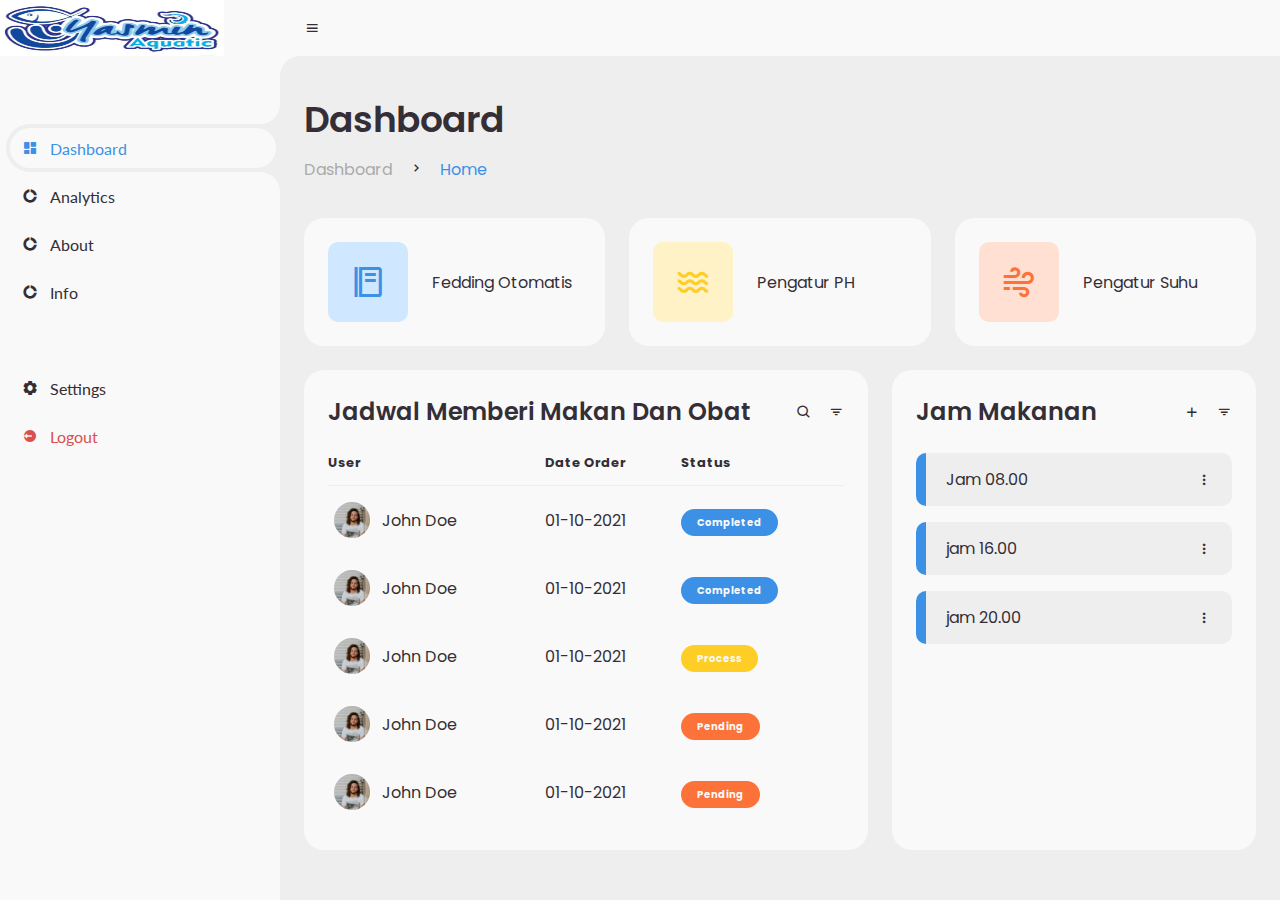
<file: dyasmin/index.html>
<!DOCTYPE html>
<html lang="en">
<head>
	<meta charset="UTF-8">
	<meta name="viewport" content="width=device-width, initial-scale=1.0">

	<!-- Boxicons -->
	<link href='https://unpkg.com/boxicons@2.0.9/css/boxicons.min.css' rel='stylesheet'>
	<!-- My CSS -->
	<link rel="stylesheet" href="style.css">
	<link rel="shortcut icon" href="img/logo.jpeg" l">

	<title>D'Yasmin Aquatic</title>
</head>
<body>


	<!-- SIDEBAR -->
	<section id="sidebar">
		<a href="#" class="brand">
			<img src="img/logo.jpeg" width="80%" height="100%" alt="">
		</a>
		<ul class="side-menu top">
			<li class="active">
				<a href="#">
					<i class='bx bxs-dashboard' ></i>
					<span class="text">Dashboard</span>
				</a>
			</li>
			<li>
				<a href="analis.html">
					<i class='bx bxs-doughnut-chart' ></i>
					<span class="text">Analytics</span>
				</a>
			</li>
			<li>
				<a href="About.html">
					<i class='bx bxs-doughnut-chart' ></i>
					<span class="text">About</span>
				</a>
			</li>
			<li>
				<a href="info.html">
					<i class='bx bxs-doughnut-chart' ></i>
					<span class="text">Info</span>
				</a>
			</li>
		</ul>
		<ul class="side-menu">
            <li>
				<a href="#">
					<i class='bx bxs-cog' ></i>
					<span class="text">Settings</span>
				</a>
			</li>
			<li>
				<a href="login/login.html" class="logout">
					<i class='bx bxs-log-out-circle' ></i>
					<span class="text">Logout</span>
				</a>
			</li>
		</ul>
	</section>
	<!-- SIDEBAR -->



	<!-- CONTENT -->
	<section id="content">
		<!-- NAVBAR -->
		<nav>
			<i class='bx bx-menu' ></i>
		</nav>
		<!-- NAVBAR -->

		<!-- MAIN -->
		<main>
			<div class="head-title">
				<div class="left">
					<h1>Dashboard</h1>
					<ul class="breadcrumb">
						<li>
							<a href="#">Dashboard</a>
						</li>
						<li><i class='bx bx-chevron-right' ></i></li>
						<li>
							<a class="active" href="#">Home</a>
						</li>
					</ul>
				</div>
            </div>
            <ul class="box-info">
				<li>
					<i class='bx bx-food-menu ' ></i>
					<span class="text">
						<p>Fedding Otomatis</p>
					</span>
				</li>
				<li>
					<i class='bx bx-water' ></i>
					<span class="text">
						<p>Pengatur PH</p>
					</span>
				</li>
                <li>
					<i class='bx bx-wind' ></i>
					<span class="text">
						<p>Pengatur Suhu</p>
					</span>
				</li>
			</ul>
            <div class="table-data">
				<div class="order">
					<div class="head">
						<h3>Jadwal Memberi Makan Dan Obat</h3>
						<i class='bx bx-search' ></i>
						<i class='bx bx-filter' ></i>
					</div>
					<table>
						<thead>
							<tr>
								<th>User</th>
								<th>Date Order</th>
								<th>Status</th>
							</tr>
						</thead>
						<tbody>
							<tr>
								<td>
									<img src="img/people.png">
									<p>John Doe</p>
								</td>
								<td>01-10-2021</td>
								<td><span class="status completed">Completed</span></td>
							</tr>
							<tr>
								<td>
									<img src="img/people.png">
									<p>John Doe</p>
								</td>
								<td>01-10-2021</td>
								<td><span class="status completed">Completed</span></td>
							</tr>
							<tr>
								<td>
									<img src="img/people.png">
									<p>John Doe</p>
								</td>
								<td>01-10-2021</td>
								<td><span class="status process">Process</span></td>
							</tr>
							<tr>
								<td>
									<img src="img/people.png">
									<p>John Doe</p>
								</td>
								<td>01-10-2021</td>
								<td><span class="status pending">Pending</span></td>
							</tr>
							<tr>
								<td>
									<img src="img/people.png">
									<p>John Doe</p>
								</td>
								<td>01-10-2021</td>
								<td><span class="status pending">Pending</span></td>
							</tr>
						</tbody>
					</table>
				</div>
				<div class="todo">
					<div class="head">
						<h3>Jam Makanan</h3>
						<i class='bx bx-plus' ></i>
						<i class='bx bx-filter' ></i>
					</div>
					<ul class="todo-list">
						<li class="completed">
							<p>Jam 08.00</p>
							<i class='bx bx-dots-vertical-rounded' ></i>
						</li>
						<li class="completed">
							<p>jam 16.00</p>
							<i class='bx bx-dots-vertical-rounded' ></i>
						</li>
						<li class="completed">
							<p>jam 20.00</p>
							<i class='bx bx-dots-vertical-rounded' ></i>
						</li>
					</ul>
				</div>
			</div>
    </main>
</section>
	<!-- CONTENT -->
	

	<script src="script.js"></script>
</body>
</html>
</file>
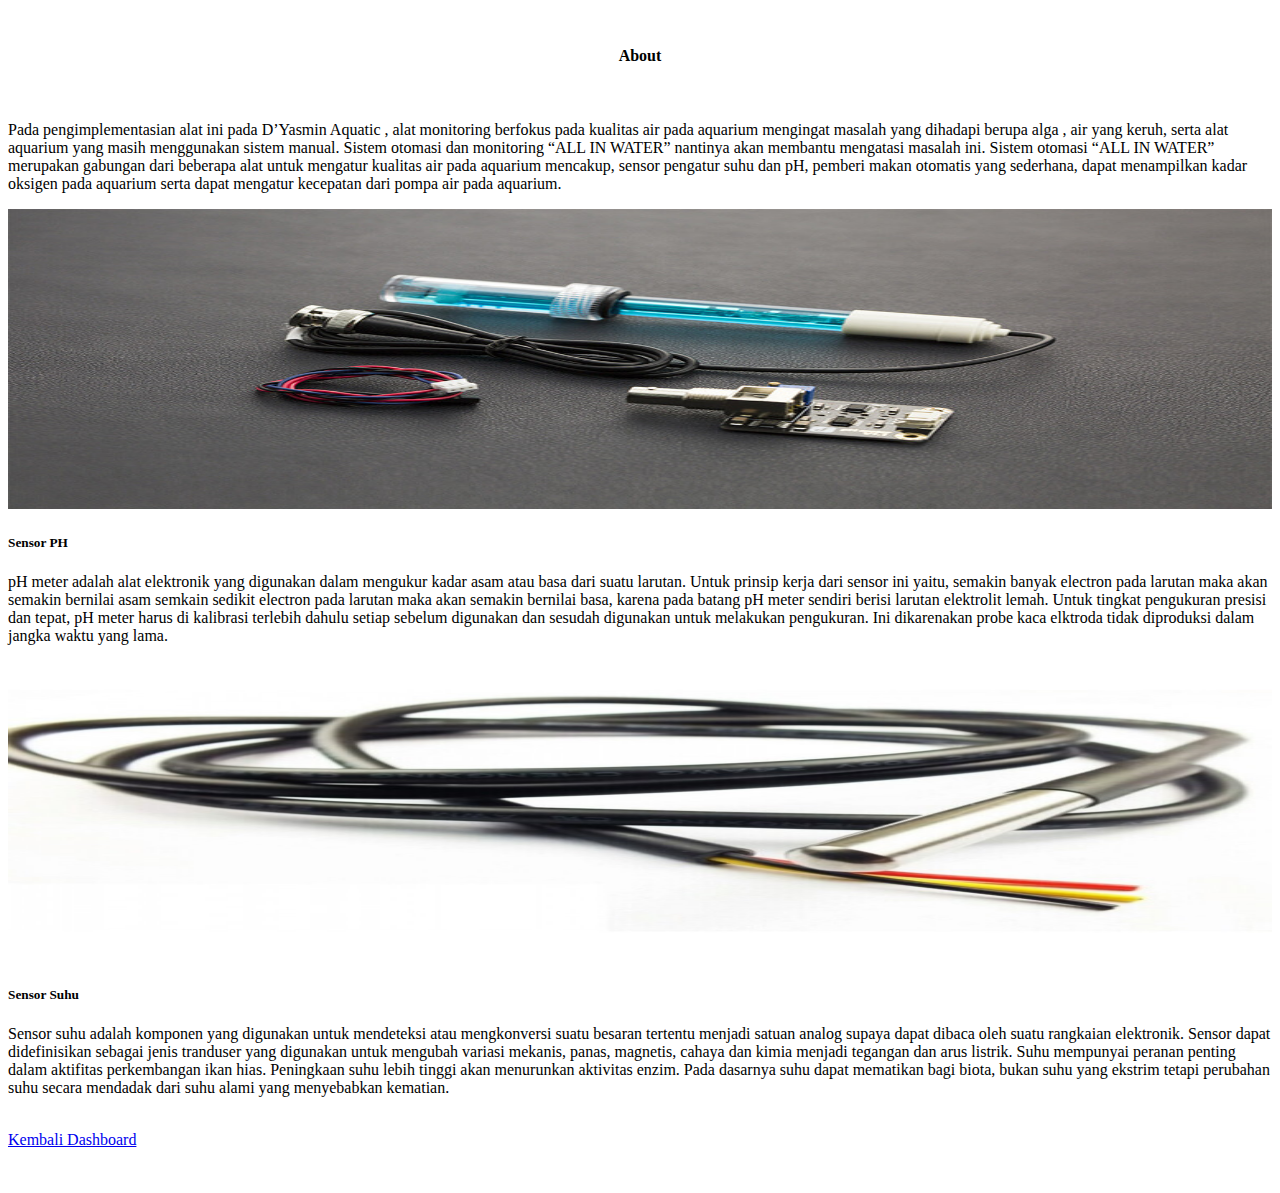
<file: dyasmin/About.html>
<!doctype html>
<html lang="en">
  <head>
    <meta charset="utf-8">
    <meta name="viewport" content="width=device-width, initial-scale=1">
    <title>D'Yasmin Aquatic</title>
    <link rel="shortcut icon" href="img/logo.jpeg" l">
    <link rel="stylesheet" href="https://fonts.googleapis.com/css?family=Source+Sans+Pro:300,400,400i,700&display=fallback">
    <link href="https://cdn.jsdelivr.net/npm/bootstrap@5.3.0-alpha1/dist/css/bootstrap.min.css" rel="stylesheet" integrity="sha384-GLhlTQ8iRABdZLl6O3oVMWSktQOp6b7In1Zl3/Jr59b6EGGoI1aFkw7cmDA6j6gD" crossorigin="anonymous">
  </head>
  <body>
    <br>
    <div class="container">
        <div data-bs-spy="scroll" data-bs-target="#navbar-example2" data-bs-root-margin="0px 0px -40%" data-bs-smooth-scroll="true" class="scrollspy-example bg-body-tertiary p-3 rounded-2" tabindex="0">
            <h4 id="scrollspyHeading1" style="text-align: center;">About</h4>
            <br>
            <p>Pada pengimplementasian alat ini pada D’Yasmin Aquatic , alat monitoring berfokus pada kualitas air pada aquarium mengingat masalah yang dihadapi berupa alga , air yang keruh, serta alat aquarium yang masih menggunakan sistem manual. Sistem otomasi  dan monitoring “ALL IN WATER” nantinya akan membantu mengatasi masalah ini. Sistem otomasi “ALL IN WATER” merupakan gabungan dari beberapa alat untuk mengatur kualitas air pada aquarium mencakup, sensor pengatur suhu dan pH, pemberi makan otomatis yang sederhana, dapat menampilkan kadar oksigen pada aquarium serta dapat mengatur kecepatan dari pompa air pada aquarium.</p>
            <div class="row row-cols-1 row-cols-md-2 g-4">
              <div class="col">
                <div class="card">
                  <center><img src="img/sensor PH.jpg "card-img" style="width: 100%; height: 300px;"></center>
                  <div class="card-body">
                    <h5 class="card-title">Sensor PH</h5>
                    <p class="card-text">pH meter adalah alat elektronik yang digunakan dalam mengukur kadar asam atau basa dari suatu larutan. Untuk prinsip kerja dari sensor ini yaitu, semakin banyak electron pada larutan maka akan semakin bernilai asam semkain sedikit electron pada larutan maka akan semakin bernilai basa, karena pada batang pH meter sendiri berisi larutan elektrolit lemah. Untuk tingkat pengukuran presisi dan tepat, pH meter harus di kalibrasi terlebih dahulu setiap sebelum digunakan dan sesudah digunakan untuk melakukan pengukuran. Ini dikarenakan probe kaca elktroda tidak diproduksi dalam jangka waktu yang lama. </p>
                  </div>
                </div>
              </div>
              <div class="card">
                <center><img src="img/Sensor suhu.jpg "card-img" style="width: 100%; height: 300px;"></center>
                <div class="card-body">
                  <h5 class="card-title">Sensor Suhu</h5>
                  <p class="card-text">Sensor suhu adalah komponen yang digunakan untuk mendeteksi atau mengkonversi suatu besaran tertentu menjadi satuan analog supaya dapat dibaca oleh suatu rangkaian elektronik. Sensor dapat didefinisikan sebagai jenis tranduser yang digunakan untuk mengubah variasi mekanis, panas, magnetis, cahaya dan kimia menjadi tegangan dan arus listrik. Suhu mempunyai peranan penting dalam aktifitas perkembangan ikan hias. Peningkaan suhu lebih tinggi akan menurunkan aktivitas enzim. Pada dasarnya suhu dapat mematikan bagi biota, bukan suhu yang ekstrim tetapi perubahan suhu secara mendadak dari suhu alami yang menyebabkan kematian.</p>
                </div>
              </div>
            </div>
            </div>
            <br>
            <a href="index.html" class="btn btn-dark">Kembali Dashboard</a>
        </div>
        <br><br>
    <script src="https://cdn.jsdelivr.net/npm/bootstrap@5.3.0-alpha1/dist/js/bootstrap.bundle.min.js" integrity="sha384-w76AqPfDkMBDXo30jS1Sgez6pr3x5MlQ1ZAGC+nuZB+EYdgRZgiwxhTBTkF7CXvN" crossorigin="anonymous"></script>
  </body>
</html>
</file>
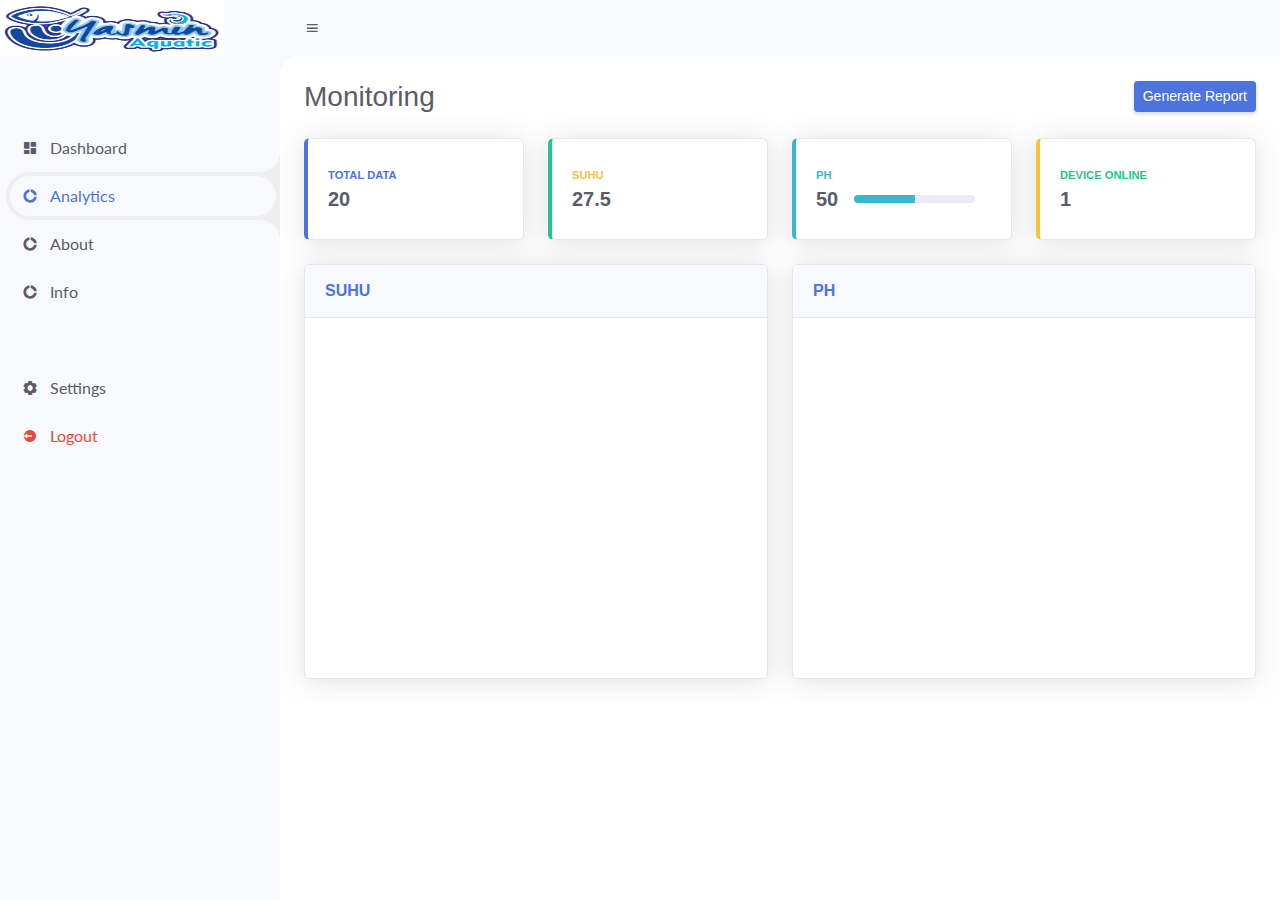
<file: dyasmin/analis.html>
<!DOCTYPE html>
<html lang="en">
<head>
	<meta charset="UTF-8">
	<meta name="viewport" content="width=device-width, initial-scale=1.0">

	<!-- Boxicons -->
	<link href='https://unpkg.com/boxicons@2.0.9/css/boxicons.min.css' rel='stylesheet'>
	<!-- My CSS -->
	<link rel="stylesheet" href="style.css">
    <link rel="stylesheet" href="style2.css">
    <link rel="shortcut icon" href="img/logo.jpeg" l">

	<title>D'Yasmin Aquatic</title>
</head>
<body>
    <!-- SIDEBAR -->
	<section id="sidebar">
		<a href="#" class="brand">
			<img src="img/logo.jpeg" width="80%" height="100%" alt="">
		</a>
		<ul class="side-menu top">
			<li>
				<a href="index.html">
					<i class='bx bxs-dashboard '></i>
					<span class="text">Dashboard</span>
				</a>
			</li>
			<li class="active">
				<a href="#">
					<i class='bx bxs-doughnut-chart' ></i>
					<span class="text">Analytics</span>
				</a>
			</li>
			<li>
				<a href="About.html">
					<i class='bx bxs-doughnut-chart' ></i>
					<span class="text">About</span>
				</a>
			</li>
      <li>
				<a href="info.html">
					<i class='bx bxs-doughnut-chart' ></i>
					<span class="text">Info</span>
				</a>
			</li>
		</ul>
		<ul class="side-menu">
			<li>
				<a href="#">
					<i class='bx bxs-cog' ></i>
					<span class="text">Settings</span>
				</a>
			</li>
			<li>
				<a href="login/login.html" class="logout">
					<i class='bx bxs-log-out-circle' ></i>
					<span class="text">Logout</span>
				</a>
			</li>
		</ul>
	</section>
    <section id="content">
		<!-- NAVBAR -->
    <nav>
			<i class='bx bx-menu' ></i>
		</nav>
		<!-- NAVBAR -->
		<br>
		<div class="container-fluid">

          <!-- Page Heading -->
          <div class="d-sm-flex align-items-center justify-content-between mb-4">
            <h1 class="h3 mb-0 text-gray-800">Monitoring</h1>
            <a href="#" class="d-none d-sm-inline-block btn btn-sm btn-primary shadow-sm"><i class="fas fa-download fa-sm text-white-50"></i> Generate Report</a>
          </div>

          <!-- Content Row -->
          <div class="row">

            <!-- Total Data -->
            <div class="col-xl-3 col-md-6 mb-4">
              <div class="card border-left-primary shadow h-100 py-2">
                <div class="card-body">
                  <div class="row no-gutters align-items-center">
                    <div class="col mr-2">
                      <div class="text-xs font-weight-bold text-primary text-uppercase mb-1">Total Data</div>
                      <div class="h5 mb-0 font-weight-bold text-gray-800">20</div>
                    </div>
                    <div class="col-auto">
                      <i class="fas fa-table fa-2x text-gray-300"></i>
                    </div>
                  </div>
                </div>
              </div>
            </div>

            <!-- Average Temperature -->
            <div class="col-xl-3 col-md-6 mb-4">
              <div class="card border-left-success shadow h-100 py-2">
                <div class="card-body">
                  <div class="row no-gutters align-items-center">
                    <div class="col mr-2">
                      <div class="text-xs font-weight-bold text-warning text-uppercase mb-1">Suhu</div>
                      <div class="h5 mb-0 font-weight-bold text-gray-800">27.5</div>
                    </div>
                    <div class="col-auto">
                      <i class="fas fa-thermometer-empty fa-2x text-gray-300"></i>
                    </div>
                  </div>
                </div>
              </div>
            </div>

            <!-- Average Humidity -->
            <div class="col-xl-3 col-md-6 mb-4">
              <div class="card border-left-info shadow h-100 py-2">
                <div class="card-body">
                  <div class="row no-gutters align-items-center">
                    <div class="col mr-2">
                      <div class="text-xs font-weight-bold text-info text-uppercase mb-1">PH</div>
                      <div class="row no-gutters align-items-center">
                        <div class="col-auto">
                          <div class="h5 mb-0 mr-3 font-weight-bold text-gray-800">50</div>
                        </div>
                        <div class="col">
                          <div class="progress progress-sm mr-2">
                            <div class="progress-bar bg-info" role="progressbar" style="width: 50%" aria-valuenow="50" aria-valuemin="0" aria-valuemax="100"></div>
                          </div>
                        </div>
                      </div>
                    </div>
                    <div class="col-auto">
                      <i class="fas fa-percent fa-2x text-gray-300"></i>
                    </div>
                  </div>
                </div>
              </div>
            </div>
            
            <div class="col-xl-3 col-md-6 mb-4">
              <div class="card border-left-warning shadow h-100 py-2">
                <div class="card-body">
                  <div class="row no-gutters align-items-center">
                    <div class="col mr-2">
                      <div class="text-xs font-weight-bold text-success text-uppercase mb-1">Device Online</div>
                      <div class="h5 mb-0 font-weight-bold text-gray-800">1</div>
                    </div>
                    <div class="col-auto">
                      <i class="fas fa-rocket fa-2x text-gray-300"></i>
                    </div>
                  </div>
                </div>
              </div>
            </div>
          </div>

		  <div class="row">
            <div class="col-xl-6 col-lg-6">
              <div class="card shadow mb-4">
                <div class="card-header py-3 d-flex flex-row align-items-center justify-content-between">
                  <h6 class="m-0 font-weight-bold text-primary">SUHU</h6>
                  <div class="dropdown no-arrow">
                    <a class="dropdown-toggle" href="#" role="button" id="dropdownMenuLink" data-toggle="dropdown" aria-haspopup="true" aria-expanded="false">
                      <i class="fas fa-ellipsis-v fa-sm fa-fw text-gray-400"></i>
                    </a>
                  </div>
                </div>
                <!-- Card Body -->
                <div class="card-body">
                  <div class="chart-area">
                    <!-- Chart_temperature -->
                    <iframe src='https://tradingeconomics.com/embed/?s=idntemp&v=201801181706v20200716&h=300&w=600&ref=/indonesia/temperature' height='260' width='450' frameborder='0' scrolling='no'></iframe>
                  </div>
                </div>
              </div>
            </div>

            <!-- Area Chart -->
            <div class="col-xl-6 col-lg-6">
              <div class="card shadow mb-4">
                <!-- Card Header - Dropdown -->
                <div class="card-header py-3 d-flex flex-row align-items-center justify-content-between">
                  <h6 class="m-0 font-weight-bold text-primary">PH</h6>
                  <div class="dropdown no-arrow">
                    <a class="dropdown-toggle" href="#" role="button" id="dropdownMenuLink" data-toggle="dropdown" aria-haspopup="true" aria-expanded="false">
                      <i class="fas fa-ellipsis-v fa-sm fa-fw text-gray-400"></i>
                    </a>
                  </div>
                </div>
                <!-- Card Body -->
                <div class="card-body">
                  <div class="chart-area">
                    <!-- Chart_humidity -->
                    <iframe src='https://tradingeconomics.com/embed/?s=idntemp&v=201801181706v20200716&h=300&w=600&ref=/indonesia/temperature' height='260' width='450' frameborder='0' scrolling='no'></iframe>
                  </div>
                </div>
              </div>
            </div>
          </div>

    </section>
    <script src="script.js"></script>
</body>
</html>
</file>
<file: dyasmin/style.css>
@import url('https://fonts.googleapis.com/css2?family=Lato:wght@400;700&family=Poppins:wght@400;500;600;700&display=swap');

* {
	margin: 0;
	padding: 0;
	box-sizing: border-box;
}

a {
	text-decoration: none;
}

li {
	list-style: none;
}

:root {
	--poppins: 'Poppins', sans-serif;
	--lato: 'Lato', sans-serif;

	--light: #F9F9F9;
	--blue: #3C91E6;
	--light-blue: #CFE8FF;
	--grey: #eee;
	--dark-grey: #AAAAAA;
	--dark: #342E37;
	--red: #DB504A;
	--yellow: #FFCE26;
	--light-yellow: #FFF2C6;
	--orange: #FD7238;
	--light-orange: #FFE0D3;
}

html {
	overflow-x: hidden;
}

body.dark {
	--light: #0C0C1E;
	--grey: #060714;
	--dark: #FBFBFB;
}

body {
	background: var(--grey);
	overflow-x: hidden;
}





/* SIDEBAR */
#sidebar {
	position: fixed;
	top: 0;
	left: 0;
	width: 280px;
	height: 100%;
	background: var(--light);
	z-index: 2000;
	font-family: var(--lato);
	transition: .3s ease;
	overflow-x: hidden;
	scrollbar-width: none;
}
#sidebar::--webkit-scrollbar {
	display: none;
}
#sidebar.hide {
	width: 60px;
}
#sidebar .brand {
	font-size: 24px;
	font-weight: 700;
	height: 56px;
	display: flex;
	align-items: center;
	color: var(--blue);
	position: sticky;
	top: 0;
	left: 0;
	background: var(--light);
	z-index: 500;
	padding-bottom: 20px;
	box-sizing: content-box;
}
#sidebar .brand .bx {
	min-width: 60px;
	display: flex;
	justify-content: center;
}
#sidebar .side-menu {
	width: 100%;
	margin-top: 48px;
}
#sidebar .side-menu li {
	height: 48px;
	background: transparent;
	margin-left: 6px;
	border-radius: 48px 0 0 48px;
	padding: 4px;
}
#sidebar .side-menu li.active {
	background: var(--grey);
	position: relative;
}
#sidebar .side-menu li.active::before {
	content: '';
	position: absolute;
	width: 40px;
	height: 40px;
	border-radius: 50%;
	top: -40px;
	right: 0;
	box-shadow: 20px 20px 0 var(--grey);
	z-index: -1;
}
#sidebar .side-menu li.active::after {
	content: '';
	position: absolute;
	width: 40px;
	height: 40px;
	border-radius: 50%;
	bottom: -40px;
	right: 0;
	box-shadow: 20px -20px 0 var(--grey);
	z-index: -1;
}
#sidebar .side-menu li a {
	width: 100%;
	height: 100%;
	background: var(--light);
	display: flex;
	align-items: center;
	border-radius: 48px;
	font-size: 16px;
	color: var(--dark);
	white-space: nowrap;
	overflow-x: hidden;
}
#sidebar .side-menu.top li.active a {
	color: var(--blue);
}
#sidebar.hide .side-menu li a {
	width: calc(48px - (4px * 2));
	transition: width .3s ease;
}
#sidebar .side-menu li a.logout {
	color: var(--red);
}
#sidebar .side-menu.top li a:hover {
	color: var(--blue);
}
#sidebar .side-menu li a .bx {
	min-width: calc(60px  - ((4px + 6px) * 2));
	display: flex;
	justify-content: center;
}
/* SIDEBAR */





/* CONTENT */
#content {
	position: relative;
	width: calc(100% - 280px);
	left: 280px;
	transition: .3s ease;
}
#sidebar.hide ~ #content {
	width: calc(100% - 60px);
	left: 60px;
}




/* NAVBAR */
#content nav {
	height: 56px;
	background: var(--light);
	padding: 0 24px;
	display: flex;
	align-items: center;
	grid-gap: 24px;
	font-family: var(--lato);
	position: sticky;
	top: 0;
	left: 0;
	z-index: 1000;
}
#content nav::before {
	content: '';
	position: absolute;
	width: 40px;
	height: 40px;
	bottom: -40px;
	left: 0;
	border-radius: 50%;
	box-shadow: -20px -20px 0 var(--light);
}
#content nav a {
	color: var(--dark);
}
#content nav .bx.bx-menu {
	cursor: pointer;
	color: var(--dark);
}


/* NAVBAR */


/* MAIN */
#content main {
	width: 100%;
	padding: 36px 24px;
	font-family: var(--poppins);
	max-height: calc(100vh - 56px);
	overflow-y: auto;
}
#content main .head-title {
	display: flex;
	align-items: center;
	justify-content: space-between;
	grid-gap: 16px;
	flex-wrap: wrap;
}
#content main .head-title .left h1 {
	font-size: 36px;
	font-weight: 600;
	margin-bottom: 10px;
	color: var(--dark);
}
#content main .head-title .left .breadcrumb {
	display: flex;
	align-items: center;
	grid-gap: 16px;
}
#content main .head-title .left .breadcrumb li {
	color: var(--dark);
}
#content main .head-title .left .breadcrumb li a {
	color: var(--dark-grey);
	pointer-events: none;
}
#content main .head-title .left .breadcrumb li a.active {
	color: var(--blue);
	pointer-events: unset;
}
#content main .head-title .btn-download {
	height: 36px;
	padding: 0 16px;
	border-radius: 36px;
	background: var(--blue);
	color: var(--light);
	display: flex;
	justify-content: center;
	align-items: center;
	grid-gap: 10px;
	font-weight: 500;
}




#content main .box-info {
	display: grid;
	grid-template-columns: repeat(auto-fit, minmax(240px, 1fr));
	grid-gap: 24px;
	margin-top: 36px;
}
#content main .box-info li {
	padding: 24px;
	background: var(--light);
	border-radius: 20px;
	display: flex;
	align-items: center;
	grid-gap: 24px;
}
#content main .box-info li .bx {
	width: 80px;
	height: 80px;
	border-radius: 10px;
	font-size: 36px;
	display: flex;
	justify-content: center;
	align-items: center;
}
#content main .box-info li:nth-child(1) .bx {
	background: var(--light-blue);
	color: var(--blue);
}
#content main .box-info li:nth-child(2) .bx {
	background: var(--light-yellow);
	color: var(--yellow);
}
#content main .box-info li:nth-child(3) .bx {
	background: var(--light-orange);
	color: var(--orange);
}
#content main .box-info li .text h3 {
	font-size: 24px;
	font-weight: 600;
	color: var(--dark);
}
#content main .box-info li .text p {
	color: var(--dark);	
}





#content main .table-data {
	display: flex;
	flex-wrap: wrap;
	grid-gap: 24px;
	margin-top: 24px;
	width: 100%;
	color: var(--dark);
}
#content main .table-data > div {
	border-radius: 20px;
	background: var(--light);
	padding: 24px;
	overflow-x: auto;
}
#content main .table-data .head {
	display: flex;
	align-items: center;
	grid-gap: 16px;
	margin-bottom: 24px;
}
#content main .table-data .head h3 {
	margin-right: auto;
	font-size: 24px;
	font-weight: 600;
}
#content main .table-data .head .bx {
	cursor: pointer;
}

#content main .table-data .order {
	flex-grow: 1;
	flex-basis: 500px;
}
#content main .table-data .order table {
	width: 100%;
	border-collapse: collapse;
}
#content main .table-data .order table th {
	padding-bottom: 12px;
	font-size: 13px;
	text-align: left;
	border-bottom: 1px solid var(--grey);
}
#content main .table-data .order table td {
	padding: 16px 0;
}
#content main .table-data .order table tr td:first-child {
	display: flex;
	align-items: center;
	grid-gap: 12px;
	padding-left: 6px;
}
#content main .table-data .order table td img {
	width: 36px;
	height: 36px;
	border-radius: 50%;
	object-fit: cover;
}
#content main .table-data .order table tbody tr:hover {
	background: var(--grey);
}
#content main .table-data .order table tr td .status {
	font-size: 10px;
	padding: 6px 16px;
	color: var(--light);
	border-radius: 20px;
	font-weight: 700;
}
#content main .table-data .order table tr td .status.completed {
	background: var(--blue);
}
#content main .table-data .order table tr td .status.process {
	background: var(--yellow);
}
#content main .table-data .order table tr td .status.pending {
	background: var(--orange);
}


#content main .table-data .todo {
	flex-grow: 1;
	flex-basis: 300px;
}
#content main .table-data .todo .todo-list {
	width: 100%;
}
#content main .table-data .todo .todo-list li {
	width: 100%;
	margin-bottom: 16px;
	background: var(--grey);
	border-radius: 10px;
	padding: 14px 20px;
	display: flex;
	justify-content: space-between;
	align-items: center;
}
#content main .table-data .todo .todo-list li .bx {
	cursor: pointer;
}
#content main .table-data .todo .todo-list li.completed {
	border-left: 10px solid var(--blue);
}
#content main .table-data .todo .todo-list li.not-completed {
	border-left: 10px solid var(--orange);
}
#content main .table-data .todo .todo-list li:last-child {
	margin-bottom: 0;
}
/* MAIN */
/* CONTENT */









@media screen and (max-width: 768px) {
	#sidebar {
		width: 200px;
	}

	#content {
		width: calc(100% - 60px);
		left: 200px;
	}

	#content nav .nav-link {
		display: none;
	}
}






@media screen and (max-width: 576px) {
	#content nav form .form-input input {
		display: none;
	}

	#content nav form .form-input button {
		width: auto;
		height: auto;
		background: transparent;
		border-radius: none;
		color: var(--dark);
	}

	#content nav form.show .form-input input {
		display: block;
		width: 100%;
	}
	#content nav form.show .form-input button {
		width: 36px;
		height: 100%;
		border-radius: 0 36px 36px 0;
		color: var(--light);
		background: var(--red);
	}

	#content nav form.show ~ .notification,
	#content nav form.show ~ .profile {
		display: none;
	}

	#content main .box-info {
		grid-template-columns: 1fr;
	}

	#content main .table-data .head {
		min-width: 420px;
	}
	#content main .table-data .order table {
		min-width: 420px;
	}
	#content main .table-data .todo .todo-list {
		min-width: 420px;
	}
}
</file>
<file: dyasmin/style2.css>
:root {
  --blue: #4e73df;
  --indigo: #6610f2;
  --purple: #6f42c1;
  --pink: #e83e8c;
  --red: #e74a3b;
  --orange: #fd7e14;
  --yellow: #f6c23e;
  --green: #1cc88a;
  --teal: #20c9a6;
  --cyan: #36b9cc;
  --white: #fff;
  --gray: #858796;
  --gray-dark: #5a5c69;
  --primary: #4e73df;
  --secondary: #858796;
  --success: #1cc88a;
  --info: #36b9cc;
  --warning: #f6c23e;
  --danger: #e74a3b;
  --light: #f8f9fc;
  --dark: #5a5c69;
  --breakpoint-xs: 0;
  --breakpoint-sm: 576px;
  --breakpoint-md: 768px;
  --breakpoint-lg: 992px;
  --breakpoint-xl: 1200px;
  --font-family-sans-serif: "Nunito", -apple-system, BlinkMacSystemFont, "Segoe UI", Roboto, "Helvetica Neue", Arial, sans-serif, "Apple Color Emoji", "Segoe UI Emoji", "Segoe UI Symbol", "Noto Color Emoji";
  --font-family-monospace: SFMono-Regular, Menlo, Monaco, Consolas, "Liberation Mono", "Courier New", monospace;
}

*,
*::before,
*::after {
  box-sizing: border-box;
}

html {
  font-family: sans-serif;
  line-height: 1.15;
  -webkit-text-size-adjust: 100%;
  -webkit-tap-highlight-color: rgba(0, 0, 0, 0);
}

article, aside, figcaption, figure, footer, header, hgroup, main, nav, section {
  display: block;
}

body {
  margin: 0;
  font-family: "Nunito", -apple-system, BlinkMacSystemFont, "Segoe UI", Roboto, "Helvetica Neue", Arial, sans-serif, "Apple Color Emoji", "Segoe UI Emoji", "Segoe UI Symbol", "Noto Color Emoji";
  font-size: 1rem;
  font-weight: 400;
  line-height: 1.5;
  color: #858796;
  text-align: left;
  background-color: #fff;
}

[tabindex="-1"]:focus:not(:focus-visible) {
  outline: 0 !important;
}

hr {
  box-sizing: content-box;
  height: 0;
  overflow: visible;
}

h1, h2, h3, h4, h5, h6 {
  margin-top: 0;
  margin-bottom: 0.5rem;
}

p {
  margin-top: 0;
  margin-bottom: 1rem;
}

abbr[title],
abbr[data-original-title] {
  text-decoration: underline;
  -webkit-text-decoration: underline dotted;
  text-decoration: underline dotted;
  cursor: help;
  border-bottom: 0;
  -webkit-text-decoration-skip-ink: none;
  text-decoration-skip-ink: none;
}

address {
  margin-bottom: 1rem;
  font-style: normal;
  line-height: inherit;
}

ol,
ul,
dl {
  margin-top: 0;
  margin-bottom: 1rem;
}

ol ol,
ul ul,
ol ul,
ul ol {
  margin-bottom: 0;
}

dt {
  font-weight: 700;
}

dd {
  margin-bottom: .5rem;
  margin-left: 0;
}

blockquote {
  margin: 0 0 1rem;
}

b,
strong {
  font-weight: bolder;
}

small {
  font-size: 80%;
}

sub,
sup {
  position: relative;
  font-size: 75%;
  line-height: 0;
  vertical-align: baseline;
}

sub {
  bottom: -.25em;
}

sup {
  top: -.5em;
}

a {
  color: #4e73df;
  text-decoration: none;
  background-color: transparent;
}

a:hover {
  color: #224abe;
  text-decoration: underline;
}

a:not([href]):not([class]) {
  color: inherit;
  text-decoration: none;
}

a:not([href]):not([class]):hover {
  color: inherit;
  text-decoration: none;
}

pre,
code,
kbd,
samp {
  font-family: SFMono-Regular, Menlo, Monaco, Consolas, "Liberation Mono", "Courier New", monospace;
  font-size: 1em;
}

pre {
  margin-top: 0;
  margin-bottom: 1rem;
  overflow: auto;
  -ms-overflow-style: scrollbar;
}

figure {
  margin: 0 0 1rem;
}

img {
  vertical-align: middle;
  border-style: none;
}

svg {
  overflow: hidden;
  vertical-align: middle;
}

table {
  border-collapse: collapse;
}

caption {
  padding-top: 0.75rem;
  padding-bottom: 0.75rem;
  color: #858796;
  text-align: left;
  caption-side: bottom;
}

th {
  text-align: inherit;
  text-align: -webkit-match-parent;
}

label {
  display: inline-block;
  margin-bottom: 0.5rem;
}

button {
  border-radius: 0;
}

button:focus:not(:focus-visible) {
  outline: 0;
}

input,
button,
select,
optgroup,
textarea {
  margin: 0;
  font-family: inherit;
  font-size: inherit;
  line-height: inherit;
}

button,
input {
  overflow: visible;
}

button,
select {
  text-transform: none;
}

[role="button"] {
  cursor: pointer;
}

select {
  word-wrap: normal;
}

button,
[type="button"],
[type="reset"],
[type="submit"] {
  -webkit-appearance: button;
}

button:not(:disabled),
[type="button"]:not(:disabled),
[type="reset"]:not(:disabled),
[type="submit"]:not(:disabled) {
  cursor: pointer;
}

button::-moz-focus-inner,
[type="button"]::-moz-focus-inner,
[type="reset"]::-moz-focus-inner,
[type="submit"]::-moz-focus-inner {
  padding: 0;
  border-style: none;
}

input[type="radio"],
input[type="checkbox"] {
  box-sizing: border-box;
  padding: 0;
}

textarea {
  overflow: auto;
  resize: vertical;
}

fieldset {
  min-width: 0;
  padding: 0;
  margin: 0;
  border: 0;
}

legend {
  display: block;
  width: 100%;
  max-width: 100%;
  padding: 0;
  margin-bottom: .5rem;
  font-size: 1.5rem;
  line-height: inherit;
  color: inherit;
  white-space: normal;
}

progress {
  vertical-align: baseline;
}

[type="number"]::-webkit-inner-spin-button,
[type="number"]::-webkit-outer-spin-button {
  height: auto;
}

[type="search"] {
  outline-offset: -2px;
  -webkit-appearance: none;
}

[type="search"]::-webkit-search-decoration {
  -webkit-appearance: none;
}

::-webkit-file-upload-button {
  font: inherit;
  -webkit-appearance: button;
}

output {
  display: inline-block;
}

summary {
  display: list-item;
  cursor: pointer;
}

template {
  display: none;
}

[hidden] {
  display: none !important;
}

h1, h2, h3, h4, h5, h6,
.h1, .h2, .h3, .h4, .h5, .h6 {
  margin-bottom: 0.5rem;
  font-weight: 400;
  line-height: 1.2;
}

h1, .h1 {
  font-size: 2.5rem;
}

h2, .h2 {
  font-size: 2rem;
}

h3, .h3 {
  font-size: 1.75rem;
}

h4, .h4 {
  font-size: 1.5rem;
}

h5, .h5 {
  font-size: 1.25rem;
}

h6, .h6 {
  font-size: 1rem;
}

.lead {
  font-size: 1.25rem;
  font-weight: 300;
}

.display-1 {
  font-size: 6rem;
  font-weight: 300;
  line-height: 1.2;
}

.display-2 {
  font-size: 5.5rem;
  font-weight: 300;
  line-height: 1.2;
}

.display-3 {
  font-size: 4.5rem;
  font-weight: 300;
  line-height: 1.2;
}

.display-4 {
  font-size: 3.5rem;
  font-weight: 300;
  line-height: 1.2;
}

hr {
  margin-top: 1rem;
  margin-bottom: 1rem;
  border: 0;
  border-top: 1px solid rgba(0, 0, 0, 0.1);
}

small,
.small {
  font-size: 80%;
  font-weight: 400;
}

mark,
.mark {
  padding: 0.2em;
  background-color: #fcf8e3;
}

.list-unstyled {
  padding-left: 0;
  list-style: none;
}

.list-inline {
  padding-left: 0;
  list-style: none;
}

.list-inline-item {
  display: inline-block;
}

.list-inline-item:not(:last-child) {
  margin-right: 0.5rem;
}

.initialism {
  font-size: 90%;
  text-transform: uppercase;
}

.blockquote {
  margin-bottom: 1rem;
  font-size: 1.25rem;
}

.blockquote-footer {
  display: block;
  font-size: 80%;
  color: #858796;
}

.blockquote-footer::before {
  content: "\2014\00A0";
}

.img-fluid {
  max-width: 100%;
  height: auto;
}

.img-thumbnail {
  padding: 0.25rem;
  background-color: #fff;
  border: 1px solid #dddfeb;
  border-radius: 0.35rem;
  max-width: 100%;
  height: auto;
}

.figure {
  display: inline-block;
}

.figure-img {
  margin-bottom: 0.5rem;
  line-height: 1;
}

.figure-caption {
  font-size: 90%;
  color: #858796;
}

code {
  font-size: 87.5%;
  color: #e83e8c;
  word-wrap: break-word;
}

a > code {
  color: inherit;
}

kbd {
  padding: 0.2rem 0.4rem;
  font-size: 87.5%;
  color: #fff;
  background-color: #3a3b45;
  border-radius: 0.2rem;
}

kbd kbd {
  padding: 0;
  font-size: 100%;
  font-weight: 700;
}

pre {
  display: block;
  font-size: 87.5%;
  color: #3a3b45;
}

pre code {
  font-size: inherit;
  color: inherit;
  word-break: normal;
}

.pre-scrollable {
  max-height: 340px;
  overflow-y: scroll;
}

.container,
.container-fluid,
.container-sm,
.container-md,
.container-lg,
.container-xl {
  width: 100%;
  padding-right: 0.75rem;
  padding-left: 0.75rem;
  margin-right: auto;
  margin-left: auto;
}

@media (min-width: 576px) {
  .container, .container-sm {
    max-width: 540px;
  }
}

@media (min-width: 768px) {
  .container, .container-sm, .container-md {
    max-width: 720px;
  }
}

@media (min-width: 992px) {
  .container, .container-sm, .container-md, .container-lg {
    max-width: 960px;
  }
}

@media (min-width: 1200px) {
  .container, .container-sm, .container-md, .container-lg, .container-xl {
    max-width: 1140px;
  }
}

.row {
  display: flex;
  flex-wrap: wrap;
  margin-right: -0.75rem;
  margin-left: -0.75rem;
}

.no-gutters {
  margin-right: 0;
  margin-left: 0;
}

.no-gutters > .col,
.no-gutters > [class*="col-"] {
  padding-right: 0;
  padding-left: 0;
}

.col-1, .col-2, .col-3, .col-4, .col-5, .col-6, .col-7, .col-8, .col-9, .col-10, .col-11, .col-12, .col,
.col-auto, .col-sm-1, .col-sm-2, .col-sm-3, .col-sm-4, .col-sm-5, .col-sm-6, .col-sm-7, .col-sm-8, .col-sm-9, .col-sm-10, .col-sm-11, .col-sm-12, .col-sm,
.col-sm-auto, .col-md-1, .col-md-2, .col-md-3, .col-md-4, .col-md-5, .col-md-6, .col-md-7, .col-md-8, .col-md-9, .col-md-10, .col-md-11, .col-md-12, .col-md,
.col-md-auto, .col-lg-1, .col-lg-2, .col-lg-3, .col-lg-4, .col-lg-5, .col-lg-6, .col-lg-7, .col-lg-8, .col-lg-9, .col-lg-10, .col-lg-11, .col-lg-12, .col-lg,
.col-lg-auto, .col-xl-1, .col-xl-2, .col-xl-3, .col-xl-4, .col-xl-5, .col-xl-6, .col-xl-7, .col-xl-8, .col-xl-9, .col-xl-10, .col-xl-11, .col-xl-12, .col-xl,
.col-xl-auto {
  position: relative;
  width: 100%;
  padding-right: 0.75rem;
  padding-left: 0.75rem;
}

.col {
  flex-basis: 0;
  flex-grow: 1;
  max-width: 100%;
}

.row-cols-1 > * {
  flex: 0 0 100%;
  max-width: 100%;
}

.row-cols-2 > * {
  flex: 0 0 50%;
  max-width: 50%;
}

.row-cols-3 > * {
  flex: 0 0 33.33333%;
  max-width: 33.33333%;
}

.row-cols-4 > * {
  flex: 0 0 25%;
  max-width: 25%;
}

.row-cols-5 > * {
  flex: 0 0 20%;
  max-width: 20%;
}

.row-cols-6 > * {
  flex: 0 0 16.66667%;
  max-width: 16.66667%;
}

.col-auto {
  flex: 0 0 auto;
  width: auto;
  max-width: 100%;
}

.col-1 {
  flex: 0 0 8.33333%;
  max-width: 8.33333%;
}

.col-2 {
  flex: 0 0 16.66667%;
  max-width: 16.66667%;
}

.col-3 {
  flex: 0 0 25%;
  max-width: 25%;
}

.col-4 {
  flex: 0 0 33.33333%;
  max-width: 33.33333%;
}

.col-5 {
  flex: 0 0 41.66667%;
  max-width: 41.66667%;
}

.col-6 {
  flex: 0 0 50%;
  max-width: 50%;
}

.col-7 {
  flex: 0 0 58.33333%;
  max-width: 58.33333%;
}

.col-8 {
  flex: 0 0 66.66667%;
  max-width: 66.66667%;
}

.col-9 {
  flex: 0 0 75%;
  max-width: 75%;
}

.col-10 {
  flex: 0 0 83.33333%;
  max-width: 83.33333%;
}

.col-11 {
  flex: 0 0 91.66667%;
  max-width: 91.66667%;
}

.col-12 {
  flex: 0 0 100%;
  max-width: 100%;
}

.order-first {
  order: -1;
}

.order-last {
  order: 13;
}

.order-0 {
  order: 0;
}

.order-1 {
  order: 1;
}

.order-2 {
  order: 2;
}

.order-3 {
  order: 3;
}

.order-4 {
  order: 4;
}

.order-5 {
  order: 5;
}

.order-6 {
  order: 6;
}

.order-7 {
  order: 7;
}

.order-8 {
  order: 8;
}

.order-9 {
  order: 9;
}

.order-10 {
  order: 10;
}

.order-11 {
  order: 11;
}

.order-12 {
  order: 12;
}

.offset-1 {
  margin-left: 8.33333%;
}

.offset-2 {
  margin-left: 16.66667%;
}

.offset-3 {
  margin-left: 25%;
}

.offset-4 {
  margin-left: 33.33333%;
}

.offset-5 {
  margin-left: 41.66667%;
}

.offset-6 {
  margin-left: 50%;
}

.offset-7 {
  margin-left: 58.33333%;
}

.offset-8 {
  margin-left: 66.66667%;
}

.offset-9 {
  margin-left: 75%;
}

.offset-10 {
  margin-left: 83.33333%;
}

.offset-11 {
  margin-left: 91.66667%;
}

@media (min-width: 576px) {
  .col-sm {
    flex-basis: 0;
    flex-grow: 1;
    max-width: 100%;
  }
  .row-cols-sm-1 > * {
    flex: 0 0 100%;
    max-width: 100%;
  }
  .row-cols-sm-2 > * {
    flex: 0 0 50%;
    max-width: 50%;
  }
  .row-cols-sm-3 > * {
    flex: 0 0 33.33333%;
    max-width: 33.33333%;
  }
  .row-cols-sm-4 > * {
    flex: 0 0 25%;
    max-width: 25%;
  }
  .row-cols-sm-5 > * {
    flex: 0 0 20%;
    max-width: 20%;
  }
  .row-cols-sm-6 > * {
    flex: 0 0 16.66667%;
    max-width: 16.66667%;
  }
  .col-sm-auto {
    flex: 0 0 auto;
    width: auto;
    max-width: 100%;
  }
  .col-sm-1 {
    flex: 0 0 8.33333%;
    max-width: 8.33333%;
  }
  .col-sm-2 {
    flex: 0 0 16.66667%;
    max-width: 16.66667%;
  }
  .col-sm-3 {
    flex: 0 0 25%;
    max-width: 25%;
  }
  .col-sm-4 {
    flex: 0 0 33.33333%;
    max-width: 33.33333%;
  }
  .col-sm-5 {
    flex: 0 0 41.66667%;
    max-width: 41.66667%;
  }
  .col-sm-6 {
    flex: 0 0 50%;
    max-width: 50%;
  }
  .col-sm-7 {
    flex: 0 0 58.33333%;
    max-width: 58.33333%;
  }
  .col-sm-8 {
    flex: 0 0 66.66667%;
    max-width: 66.66667%;
  }
  .col-sm-9 {
    flex: 0 0 75%;
    max-width: 75%;
  }
  .col-sm-10 {
    flex: 0 0 83.33333%;
    max-width: 83.33333%;
  }
  .col-sm-11 {
    flex: 0 0 91.66667%;
    max-width: 91.66667%;
  }
  .col-sm-12 {
    flex: 0 0 100%;
    max-width: 100%;
  }
  .order-sm-first {
    order: -1;
  }
  .order-sm-last {
    order: 13;
  }
  .order-sm-0 {
    order: 0;
  }
  .order-sm-1 {
    order: 1;
  }
  .order-sm-2 {
    order: 2;
  }
  .order-sm-3 {
    order: 3;
  }
  .order-sm-4 {
    order: 4;
  }
  .order-sm-5 {
    order: 5;
  }
  .order-sm-6 {
    order: 6;
  }
  .order-sm-7 {
    order: 7;
  }
  .order-sm-8 {
    order: 8;
  }
  .order-sm-9 {
    order: 9;
  }
  .order-sm-10 {
    order: 10;
  }
  .order-sm-11 {
    order: 11;
  }
  .order-sm-12 {
    order: 12;
  }
  .offset-sm-0 {
    margin-left: 0;
  }
  .offset-sm-1 {
    margin-left: 8.33333%;
  }
  .offset-sm-2 {
    margin-left: 16.66667%;
  }
  .offset-sm-3 {
    margin-left: 25%;
  }
  .offset-sm-4 {
    margin-left: 33.33333%;
  }
  .offset-sm-5 {
    margin-left: 41.66667%;
  }
  .offset-sm-6 {
    margin-left: 50%;
  }
  .offset-sm-7 {
    margin-left: 58.33333%;
  }
  .offset-sm-8 {
    margin-left: 66.66667%;
  }
  .offset-sm-9 {
    margin-left: 75%;
  }
  .offset-sm-10 {
    margin-left: 83.33333%;
  }
  .offset-sm-11 {
    margin-left: 91.66667%;
  }
}

@media (min-width: 768px) {
  .col-md {
    flex-basis: 0;
    flex-grow: 1;
    max-width: 100%;
  }
  .row-cols-md-1 > * {
    flex: 0 0 100%;
    max-width: 100%;
  }
  .row-cols-md-2 > * {
    flex: 0 0 50%;
    max-width: 50%;
  }
  .row-cols-md-3 > * {
    flex: 0 0 33.33333%;
    max-width: 33.33333%;
  }
  .row-cols-md-4 > * {
    flex: 0 0 25%;
    max-width: 25%;
  }
  .row-cols-md-5 > * {
    flex: 0 0 20%;
    max-width: 20%;
  }
  .row-cols-md-6 > * {
    flex: 0 0 16.66667%;
    max-width: 16.66667%;
  }
  .col-md-auto {
    flex: 0 0 auto;
    width: auto;
    max-width: 100%;
  }
  .col-md-1 {
    flex: 0 0 8.33333%;
    max-width: 8.33333%;
  }
  .col-md-2 {
    flex: 0 0 16.66667%;
    max-width: 16.66667%;
  }
  .col-md-3 {
    flex: 0 0 25%;
    max-width: 25%;
  }
  .col-md-4 {
    flex: 0 0 33.33333%;
    max-width: 33.33333%;
  }
  .col-md-5 {
    flex: 0 0 41.66667%;
    max-width: 41.66667%;
  }
  .col-md-6 {
    flex: 0 0 50%;
    max-width: 50%;
  }
  .col-md-7 {
    flex: 0 0 58.33333%;
    max-width: 58.33333%;
  }
  .col-md-8 {
    flex: 0 0 66.66667%;
    max-width: 66.66667%;
  }
  .col-md-9 {
    flex: 0 0 75%;
    max-width: 75%;
  }
  .col-md-10 {
    flex: 0 0 83.33333%;
    max-width: 83.33333%;
  }
  .col-md-11 {
    flex: 0 0 91.66667%;
    max-width: 91.66667%;
  }
  .col-md-12 {
    flex: 0 0 100%;
    max-width: 100%;
  }
  .order-md-first {
    order: -1;
  }
  .order-md-last {
    order: 13;
  }
  .order-md-0 {
    order: 0;
  }
  .order-md-1 {
    order: 1;
  }
  .order-md-2 {
    order: 2;
  }
  .order-md-3 {
    order: 3;
  }
  .order-md-4 {
    order: 4;
  }
  .order-md-5 {
    order: 5;
  }
  .order-md-6 {
    order: 6;
  }
  .order-md-7 {
    order: 7;
  }
  .order-md-8 {
    order: 8;
  }
  .order-md-9 {
    order: 9;
  }
  .order-md-10 {
    order: 10;
  }
  .order-md-11 {
    order: 11;
  }
  .order-md-12 {
    order: 12;
  }
  .offset-md-0 {
    margin-left: 0;
  }
  .offset-md-1 {
    margin-left: 8.33333%;
  }
  .offset-md-2 {
    margin-left: 16.66667%;
  }
  .offset-md-3 {
    margin-left: 25%;
  }
  .offset-md-4 {
    margin-left: 33.33333%;
  }
  .offset-md-5 {
    margin-left: 41.66667%;
  }
  .offset-md-6 {
    margin-left: 50%;
  }
  .offset-md-7 {
    margin-left: 58.33333%;
  }
  .offset-md-8 {
    margin-left: 66.66667%;
  }
  .offset-md-9 {
    margin-left: 75%;
  }
  .offset-md-10 {
    margin-left: 83.33333%;
  }
  .offset-md-11 {
    margin-left: 91.66667%;
  }
}

@media (min-width: 992px) {
  .col-lg {
    flex-basis: 0;
    flex-grow: 1;
    max-width: 100%;
  }
  .row-cols-lg-1 > * {
    flex: 0 0 100%;
    max-width: 100%;
  }
  .row-cols-lg-2 > * {
    flex: 0 0 50%;
    max-width: 50%;
  }
  .row-cols-lg-3 > * {
    flex: 0 0 33.33333%;
    max-width: 33.33333%;
  }
  .row-cols-lg-4 > * {
    flex: 0 0 25%;
    max-width: 25%;
  }
  .row-cols-lg-5 > * {
    flex: 0 0 20%;
    max-width: 20%;
  }
  .row-cols-lg-6 > * {
    flex: 0 0 16.66667%;
    max-width: 16.66667%;
  }
  .col-lg-auto {
    flex: 0 0 auto;
    width: auto;
    max-width: 100%;
  }
  .col-lg-1 {
    flex: 0 0 8.33333%;
    max-width: 8.33333%;
  }
  .col-lg-2 {
    flex: 0 0 16.66667%;
    max-width: 16.66667%;
  }
  .col-lg-3 {
    flex: 0 0 25%;
    max-width: 25%;
  }
  .col-lg-4 {
    flex: 0 0 33.33333%;
    max-width: 33.33333%;
  }
  .col-lg-5 {
    flex: 0 0 41.66667%;
    max-width: 41.66667%;
  }
  .col-lg-6 {
    flex: 0 0 50%;
    max-width: 50%;
  }
  .col-lg-7 {
    flex: 0 0 58.33333%;
    max-width: 58.33333%;
  }
  .col-lg-8 {
    flex: 0 0 66.66667%;
    max-width: 66.66667%;
  }
  .col-lg-9 {
    flex: 0 0 75%;
    max-width: 75%;
  }
  .col-lg-10 {
    flex: 0 0 83.33333%;
    max-width: 83.33333%;
  }
  .col-lg-11 {
    flex: 0 0 91.66667%;
    max-width: 91.66667%;
  }
  .col-lg-12 {
    flex: 0 0 100%;
    max-width: 100%;
  }
  .order-lg-first {
    order: -1;
  }
  .order-lg-last {
    order: 13;
  }
  .order-lg-0 {
    order: 0;
  }
  .order-lg-1 {
    order: 1;
  }
  .order-lg-2 {
    order: 2;
  }
  .order-lg-3 {
    order: 3;
  }
  .order-lg-4 {
    order: 4;
  }
  .order-lg-5 {
    order: 5;
  }
  .order-lg-6 {
    order: 6;
  }
  .order-lg-7 {
    order: 7;
  }
  .order-lg-8 {
    order: 8;
  }
  .order-lg-9 {
    order: 9;
  }
  .order-lg-10 {
    order: 10;
  }
  .order-lg-11 {
    order: 11;
  }
  .order-lg-12 {
    order: 12;
  }
  .offset-lg-0 {
    margin-left: 0;
  }
  .offset-lg-1 {
    margin-left: 8.33333%;
  }
  .offset-lg-2 {
    margin-left: 16.66667%;
  }
  .offset-lg-3 {
    margin-left: 25%;
  }
  .offset-lg-4 {
    margin-left: 33.33333%;
  }
  .offset-lg-5 {
    margin-left: 41.66667%;
  }
  .offset-lg-6 {
    margin-left: 50%;
  }
  .offset-lg-7 {
    margin-left: 58.33333%;
  }
  .offset-lg-8 {
    margin-left: 66.66667%;
  }
  .offset-lg-9 {
    margin-left: 75%;
  }
  .offset-lg-10 {
    margin-left: 83.33333%;
  }
  .offset-lg-11 {
    margin-left: 91.66667%;
  }
}

@media (min-width: 1200px) {
  .col-xl {
    flex-basis: 0;
    flex-grow: 1;
    max-width: 100%;
  }
  .row-cols-xl-1 > * {
    flex: 0 0 100%;
    max-width: 100%;
  }
  .row-cols-xl-2 > * {
    flex: 0 0 50%;
    max-width: 50%;
  }
  .row-cols-xl-3 > * {
    flex: 0 0 33.33333%;
    max-width: 33.33333%;
  }
  .row-cols-xl-4 > * {
    flex: 0 0 25%;
    max-width: 25%;
  }
  .row-cols-xl-5 > * {
    flex: 0 0 20%;
    max-width: 20%;
  }
  .row-cols-xl-6 > * {
    flex: 0 0 16.66667%;
    max-width: 16.66667%;
  }
  .col-xl-auto {
    flex: 0 0 auto;
    width: auto;
    max-width: 100%;
  }
  .col-xl-1 {
    flex: 0 0 8.33333%;
    max-width: 8.33333%;
  }
  .col-xl-2 {
    flex: 0 0 16.66667%;
    max-width: 16.66667%;
  }
  .col-xl-3 {
    flex: 0 0 25%;
    max-width: 25%;
  }
  .col-xl-4 {
    flex: 0 0 33.33333%;
    max-width: 33.33333%;
  }
  .col-xl-5 {
    flex: 0 0 41.66667%;
    max-width: 41.66667%;
  }
  .col-xl-6 {
    flex: 0 0 50%;
    max-width: 50%;
  }
  .col-xl-7 {
    flex: 0 0 58.33333%;
    max-width: 58.33333%;
  }
  .col-xl-8 {
    flex: 0 0 66.66667%;
    max-width: 66.66667%;
  }
  .col-xl-9 {
    flex: 0 0 75%;
    max-width: 75%;
  }
  .col-xl-10 {
    flex: 0 0 83.33333%;
    max-width: 83.33333%;
  }
  .col-xl-11 {
    flex: 0 0 91.66667%;
    max-width: 91.66667%;
  }
  .col-xl-12 {
    flex: 0 0 100%;
    max-width: 100%;
  }
  .order-xl-first {
    order: -1;
  }
  .order-xl-last {
    order: 13;
  }
  .order-xl-0 {
    order: 0;
  }
  .order-xl-1 {
    order: 1;
  }
  .order-xl-2 {
    order: 2;
  }
  .order-xl-3 {
    order: 3;
  }
  .order-xl-4 {
    order: 4;
  }
  .order-xl-5 {
    order: 5;
  }
  .order-xl-6 {
    order: 6;
  }
  .order-xl-7 {
    order: 7;
  }
  .order-xl-8 {
    order: 8;
  }
  .order-xl-9 {
    order: 9;
  }
  .order-xl-10 {
    order: 10;
  }
  .order-xl-11 {
    order: 11;
  }
  .order-xl-12 {
    order: 12;
  }
  .offset-xl-0 {
    margin-left: 0;
  }
  .offset-xl-1 {
    margin-left: 8.33333%;
  }
  .offset-xl-2 {
    margin-left: 16.66667%;
  }
  .offset-xl-3 {
    margin-left: 25%;
  }
  .offset-xl-4 {
    margin-left: 33.33333%;
  }
  .offset-xl-5 {
    margin-left: 41.66667%;
  }
  .offset-xl-6 {
    margin-left: 50%;
  }
  .offset-xl-7 {
    margin-left: 58.33333%;
  }
  .offset-xl-8 {
    margin-left: 66.66667%;
  }
  .offset-xl-9 {
    margin-left: 75%;
  }
  .offset-xl-10 {
    margin-left: 83.33333%;
  }
  .offset-xl-11 {
    margin-left: 91.66667%;
  }
}

.table {
  width: 100%;
  margin-bottom: 1rem;
  color: #858796;
}

.table th,
.table td {
  padding: 0.75rem;
  vertical-align: top;
  border-top: 1px solid #e3e6f0;
}

.table thead th {
  vertical-align: bottom;
  border-bottom: 2px solid #e3e6f0;
}

.table tbody + tbody {
  border-top: 2px solid #e3e6f0;
}

.table-sm th,
.table-sm td {
  padding: 0.3rem;
}

.table-bordered {
  border: 1px solid #e3e6f0;
}

.table-bordered th,
.table-bordered td {
  border: 1px solid #e3e6f0;
}

.table-bordered thead th,
.table-bordered thead td {
  border-bottom-width: 2px;
}

.table-borderless th,
.table-borderless td,
.table-borderless thead th,
.table-borderless tbody + tbody {
  border: 0;
}

.table-striped tbody tr:nth-of-type(odd) {
  background-color: rgba(0, 0, 0, 0.05);
}

.table-hover tbody tr:hover {
  color: #858796;
  background-color: rgba(0, 0, 0, 0.075);
}

.table-primary,
.table-primary > th,
.table-primary > td {
  background-color: #cdd8f6;
}

.table-primary th,
.table-primary td,
.table-primary thead th,
.table-primary tbody + tbody {
  border-color: #a3b6ee;
}

.table-hover .table-primary:hover {
  background-color: #b7c7f2;
}

.table-hover .table-primary:hover > td,
.table-hover .table-primary:hover > th {
  background-color: #b7c7f2;
}

.table-secondary,
.table-secondary > th,
.table-secondary > td {
  background-color: #dddde2;
}

.table-secondary th,
.table-secondary td,
.table-secondary thead th,
.table-secondary tbody + tbody {
  border-color: #c0c1c8;
}

.table-hover .table-secondary:hover {
  background-color: #cfcfd6;
}

.table-hover .table-secondary:hover > td,
.table-hover .table-secondary:hover > th {
  background-color: #cfcfd6;
}

.table-success,
.table-success > th,
.table-success > td {
  background-color: #bff0de;
}

.table-success th,
.table-success td,
.table-success thead th,
.table-success tbody + tbody {
  border-color: #89e2c2;
}

.table-hover .table-success:hover {
  background-color: #aaebd3;
}

.table-hover .table-success:hover > td,
.table-hover .table-success:hover > th {
  background-color: #aaebd3;
}

.table-info,
.table-info > th,
.table-info > td {
  background-color: #c7ebf1;
}

.table-info th,
.table-info td,
.table-info thead th,
.table-info tbody + tbody {
  border-color: #96dbe4;
}

.table-hover .table-info:hover {
  background-color: #b3e4ec;
}

.table-hover .table-info:hover > td,
.table-hover .table-info:hover > th {
  background-color: #b3e4ec;
}

.table-warning,
.table-warning > th,
.table-warning > td {
  background-color: #fceec9;
}

.table-warning th,
.table-warning td,
.table-warning thead th,
.table-warning tbody + tbody {
  border-color: #fadf9b;
}

.table-hover .table-warning:hover {
  background-color: #fbe6b1;
}

.table-hover .table-warning:hover > td,
.table-hover .table-warning:hover > th {
  background-color: #fbe6b1;
}

.table-danger,
.table-danger > th,
.table-danger > td {
  background-color: #f8ccc8;
}

.table-danger th,
.table-danger td,
.table-danger thead th,
.table-danger tbody + tbody {
  border-color: #f3a199;
}

.table-hover .table-danger:hover {
  background-color: #f5b7b1;
}

.table-hover .table-danger:hover > td,
.table-hover .table-danger:hover > th {
  background-color: #f5b7b1;
}

.table-light,
.table-light > th,
.table-light > td {
  background-color: #fdfdfe;
}

.table-light th,
.table-light td,
.table-light thead th,
.table-light tbody + tbody {
  border-color: #fbfcfd;
}

.table-hover .table-light:hover {
  background-color: #ececf6;
}

.table-hover .table-light:hover > td,
.table-hover .table-light:hover > th {
  background-color: #ececf6;
}

.table-dark,
.table-dark > th,
.table-dark > td {
  background-color: #d1d1d5;
}

.table-dark th,
.table-dark td,
.table-dark thead th,
.table-dark tbody + tbody {
  border-color: #a9aab1;
}

.table-hover .table-dark:hover {
  background-color: #c4c4c9;
}

.table-hover .table-dark:hover > td,
.table-hover .table-dark:hover > th {
  background-color: #c4c4c9;
}

.table-active,
.table-active > th,
.table-active > td {
  background-color: rgba(0, 0, 0, 0.075);
}

.table-hover .table-active:hover {
  background-color: rgba(0, 0, 0, 0.075);
}

.table-hover .table-active:hover > td,
.table-hover .table-active:hover > th {
  background-color: rgba(0, 0, 0, 0.075);
}

.table .thead-dark th {
  color: #fff;
  background-color: #5a5c69;
  border-color: #6c6e7e;
}

.table .thead-light th {
  color: #6e707e;
  background-color: #eaecf4;
  border-color: #e3e6f0;
}

.table-dark {
  color: #fff;
  background-color: #5a5c69;
}

.table-dark th,
.table-dark td,
.table-dark thead th {
  border-color: #6c6e7e;
}

.table-dark.table-bordered {
  border: 0;
}

.table-dark.table-striped tbody tr:nth-of-type(odd) {
  background-color: rgba(255, 255, 255, 0.05);
}

.table-dark.table-hover tbody tr:hover {
  color: #fff;
  background-color: rgba(255, 255, 255, 0.075);
}

@media (max-width: 575.98px) {
  .table-responsive-sm {
    display: block;
    width: 100%;
    overflow-x: auto;
    -webkit-overflow-scrolling: touch;
  }
  .table-responsive-sm > .table-bordered {
    border: 0;
  }
}

@media (max-width: 767.98px) {
  .table-responsive-md {
    display: block;
    width: 100%;
    overflow-x: auto;
    -webkit-overflow-scrolling: touch;
  }
  .table-responsive-md > .table-bordered {
    border: 0;
  }
}

@media (max-width: 991.98px) {
  .table-responsive-lg {
    display: block;
    width: 100%;
    overflow-x: auto;
    -webkit-overflow-scrolling: touch;
  }
  .table-responsive-lg > .table-bordered {
    border: 0;
  }
}

@media (max-width: 1199.98px) {
  .table-responsive-xl {
    display: block;
    width: 100%;
    overflow-x: auto;
    -webkit-overflow-scrolling: touch;
  }
  .table-responsive-xl > .table-bordered {
    border: 0;
  }
}

.table-responsive {
  display: block;
  width: 100%;
  overflow-x: auto;
  -webkit-overflow-scrolling: touch;
}

.table-responsive > .table-bordered {
  border: 0;
}

.form-control {
  display: block;
  width: 100%;
  height: calc(1.5em + 0.75rem + 2px);
  padding: 0.375rem 0.75rem;
  font-size: 1rem;
  font-weight: 400;
  line-height: 1.5;
  color: #6e707e;
  background-color: #fff;
  background-clip: padding-box;
  border: 1px solid #d1d3e2;
  border-radius: 0.35rem;
  transition: border-color 0.15s ease-in-out, box-shadow 0.15s ease-in-out;
}

@media (prefers-reduced-motion: reduce) {
  .form-control {
    transition: none;
  }
}

.form-control::-ms-expand {
  background-color: transparent;
  border: 0;
}

.form-control:-moz-focusring {
  color: transparent;
  text-shadow: 0 0 0 #6e707e;
}

.form-control:focus {
  color: #6e707e;
  background-color: #fff;
  border-color: #bac8f3;
  outline: 0;
  box-shadow: 0 0 0 0.2rem rgba(78, 115, 223, 0.25);
}

.form-control::-webkit-input-placeholder {
  color: #858796;
  opacity: 1;
}

.form-control::-moz-placeholder {
  color: #858796;
  opacity: 1;
}

.form-control:-ms-input-placeholder {
  color: #858796;
  opacity: 1;
}

.form-control::-ms-input-placeholder {
  color: #858796;
  opacity: 1;
}

.form-control::placeholder {
  color: #858796;
  opacity: 1;
}

.form-control:disabled, .form-control[readonly] {
  background-color: #eaecf4;
  opacity: 1;
}

input[type="date"].form-control,
input[type="time"].form-control,
input[type="datetime-local"].form-control,
input[type="month"].form-control {
  -webkit-appearance: none;
  -moz-appearance: none;
  appearance: none;
}

select.form-control:focus::-ms-value {
  color: #6e707e;
  background-color: #fff;
}

.form-control-file,
.form-control-range {
  display: block;
  width: 100%;
}

.col-form-label {
  padding-top: calc(0.375rem + 1px);
  padding-bottom: calc(0.375rem + 1px);
  margin-bottom: 0;
  font-size: inherit;
  line-height: 1.5;
}

.col-form-label-lg {
  padding-top: calc(0.5rem + 1px);
  padding-bottom: calc(0.5rem + 1px);
  font-size: 1.25rem;
  line-height: 1.5;
}

.col-form-label-sm {
  padding-top: calc(0.25rem + 1px);
  padding-bottom: calc(0.25rem + 1px);
  font-size: 0.875rem;
  line-height: 1.5;
}

.form-control-plaintext {
  display: block;
  width: 100%;
  padding: 0.375rem 0;
  margin-bottom: 0;
  font-size: 1rem;
  line-height: 1.5;
  color: #858796;
  background-color: transparent;
  border: solid transparent;
  border-width: 1px 0;
}

.form-control-plaintext.form-control-sm, .form-control-plaintext.form-control-lg {
  padding-right: 0;
  padding-left: 0;
}

.form-control-sm {
  height: calc(1.5em + 0.5rem + 2px);
  padding: 0.25rem 0.5rem;
  font-size: 0.875rem;
  line-height: 1.5;
  border-radius: 0.2rem;
}

.form-control-lg {
  height: calc(1.5em + 1rem + 2px);
  padding: 0.5rem 1rem;
  font-size: 1.25rem;
  line-height: 1.5;
  border-radius: 0.3rem;
}

select.form-control[size], select.form-control[multiple] {
  height: auto;
}

textarea.form-control {
  height: auto;
}

.form-group {
  margin-bottom: 1rem;
}

.form-text {
  display: block;
  margin-top: 0.25rem;
}

.form-row {
  display: flex;
  flex-wrap: wrap;
  margin-right: -5px;
  margin-left: -5px;
}

.form-row > .col,
.form-row > [class*="col-"] {
  padding-right: 5px;
  padding-left: 5px;
}

.form-check {
  position: relative;
  display: block;
  padding-left: 1.25rem;
}

.form-check-input {
  position: absolute;
  margin-top: 0.3rem;
  margin-left: -1.25rem;
}

.form-check-input[disabled] ~ .form-check-label,
.form-check-input:disabled ~ .form-check-label {
  color: #858796;
}

.form-check-label {
  margin-bottom: 0;
}

.form-check-inline {
  display: inline-flex;
  align-items: center;
  padding-left: 0;
  margin-right: 0.75rem;
}

.form-check-inline .form-check-input {
  position: static;
  margin-top: 0;
  margin-right: 0.3125rem;
  margin-left: 0;
}

.valid-feedback {
  display: none;
  width: 100%;
  margin-top: 0.25rem;
  font-size: 80%;
  color: #1cc88a;
}

.valid-tooltip {
  position: absolute;
  top: 100%;
  left: 0;
  z-index: 5;
  display: none;
  max-width: 100%;
  padding: 0.25rem 0.5rem;
  margin-top: .1rem;
  font-size: 0.875rem;
  line-height: 1.5;
  color: #fff;
  background-color: rgba(28, 200, 138, 0.9);
  border-radius: 0.35rem;
}

.form-row > .col > .valid-tooltip,
.form-row > [class*="col-"] > .valid-tooltip {
  left: 5px;
}

.was-validated :valid ~ .valid-feedback,
.was-validated :valid ~ .valid-tooltip,
.is-valid ~ .valid-feedback,
.is-valid ~ .valid-tooltip {
  display: block;
}

.was-validated .form-control:valid, .form-control.is-valid {
  border-color: #1cc88a;
  padding-right: calc(1.5em + 0.75rem);
  background-image: url("data:image/svg+xml,%3csvg xmlns='http://www.w3.org/2000/svg' width='8' height='8' viewBox='0 0 8 8'%3e%3cpath fill='%231cc88a' d='M2.3 6.73L.6 4.53c-.4-1.04.46-1.4 1.1-.8l1.1 1.4 3.4-3.8c.6-.63 1.6-.27 1.2.7l-4 4.6c-.43.5-.8.4-1.1.1z'/%3e%3c/svg%3e");
  background-repeat: no-repeat;
  background-position: right calc(0.375em + 0.1875rem) center;
  background-size: calc(0.75em + 0.375rem) calc(0.75em + 0.375rem);
}

.was-validated .form-control:valid:focus, .form-control.is-valid:focus {
  border-color: #1cc88a;
  box-shadow: 0 0 0 0.2rem rgba(28, 200, 138, 0.25);
}

.was-validated textarea.form-control:valid, textarea.form-control.is-valid {
  padding-right: calc(1.5em + 0.75rem);
  background-position: top calc(0.375em + 0.1875rem) right calc(0.375em + 0.1875rem);
}

.was-validated .custom-select:valid, .custom-select.is-valid {
  border-color: #1cc88a;
  padding-right: calc(0.75em + 2.3125rem);
  background: url("data:image/svg+xml,%3csvg xmlns='http://www.w3.org/2000/svg' width='4' height='5' viewBox='0 0 4 5'%3e%3cpath fill='%235a5c69' d='M2 0L0 2h4zm0 5L0 3h4z'/%3e%3c/svg%3e") right 0.75rem center/8px 10px no-repeat, #fff url("data:image/svg+xml,%3csvg xmlns='http://www.w3.org/2000/svg' width='8' height='8' viewBox='0 0 8 8'%3e%3cpath fill='%231cc88a' d='M2.3 6.73L.6 4.53c-.4-1.04.46-1.4 1.1-.8l1.1 1.4 3.4-3.8c.6-.63 1.6-.27 1.2.7l-4 4.6c-.43.5-.8.4-1.1.1z'/%3e%3c/svg%3e") center right 1.75rem/calc(0.75em + 0.375rem) calc(0.75em + 0.375rem) no-repeat;
}

.was-validated .custom-select:valid:focus, .custom-select.is-valid:focus {
  border-color: #1cc88a;
  box-shadow: 0 0 0 0.2rem rgba(28, 200, 138, 0.25);
}

.was-validated .form-check-input:valid ~ .form-check-label, .form-check-input.is-valid ~ .form-check-label {
  color: #1cc88a;
}

.was-validated .form-check-input:valid ~ .valid-feedback,
.was-validated .form-check-input:valid ~ .valid-tooltip, .form-check-input.is-valid ~ .valid-feedback,
.form-check-input.is-valid ~ .valid-tooltip {
  display: block;
}

.was-validated .custom-control-input:valid ~ .custom-control-label, .custom-control-input.is-valid ~ .custom-control-label {
  color: #1cc88a;
}

.was-validated .custom-control-input:valid ~ .custom-control-label::before, .custom-control-input.is-valid ~ .custom-control-label::before {
  border-color: #1cc88a;
}

.was-validated .custom-control-input:valid:checked ~ .custom-control-label::before, .custom-control-input.is-valid:checked ~ .custom-control-label::before {
  border-color: #34e3a4;
  background-color: #34e3a4;
}

.was-validated .custom-control-input:valid:focus ~ .custom-control-label::before, .custom-control-input.is-valid:focus ~ .custom-control-label::before {
  box-shadow: 0 0 0 0.2rem rgba(28, 200, 138, 0.25);
}

.was-validated .custom-control-input:valid:focus:not(:checked) ~ .custom-control-label::before, .custom-control-input.is-valid:focus:not(:checked) ~ .custom-control-label::before {
  border-color: #1cc88a;
}

.was-validated .custom-file-input:valid ~ .custom-file-label, .custom-file-input.is-valid ~ .custom-file-label {
  border-color: #1cc88a;
}

.was-validated .custom-file-input:valid:focus ~ .custom-file-label, .custom-file-input.is-valid:focus ~ .custom-file-label {
  border-color: #1cc88a;
  box-shadow: 0 0 0 0.2rem rgba(28, 200, 138, 0.25);
}

.invalid-feedback {
  display: none;
  width: 100%;
  margin-top: 0.25rem;
  font-size: 80%;
  color: #e74a3b;
}

.invalid-tooltip {
  position: absolute;
  top: 100%;
  left: 0;
  z-index: 5;
  display: none;
  max-width: 100%;
  padding: 0.25rem 0.5rem;
  margin-top: .1rem;
  font-size: 0.875rem;
  line-height: 1.5;
  color: #fff;
  background-color: rgba(231, 74, 59, 0.9);
  border-radius: 0.35rem;
}

.form-row > .col > .invalid-tooltip,
.form-row > [class*="col-"] > .invalid-tooltip {
  left: 5px;
}

.was-validated :invalid ~ .invalid-feedback,
.was-validated :invalid ~ .invalid-tooltip,
.is-invalid ~ .invalid-feedback,
.is-invalid ~ .invalid-tooltip {
  display: block;
}

.was-validated .form-control:invalid, .form-control.is-invalid {
  border-color: #e74a3b;
  padding-right: calc(1.5em + 0.75rem);
  background-image: url("data:image/svg+xml,%3csvg xmlns='http://www.w3.org/2000/svg' width='12' height='12' fill='none' stroke='%23e74a3b' viewBox='0 0 12 12'%3e%3ccircle cx='6' cy='6' r='4.5'/%3e%3cpath stroke-linejoin='round' d='M5.8 3.6h.4L6 6.5z'/%3e%3ccircle cx='6' cy='8.2' r='.6' fill='%23e74a3b' stroke='none'/%3e%3c/svg%3e");
  background-repeat: no-repeat;
  background-position: right calc(0.375em + 0.1875rem) center;
  background-size: calc(0.75em + 0.375rem) calc(0.75em + 0.375rem);
}

.was-validated .form-control:invalid:focus, .form-control.is-invalid:focus {
  border-color: #e74a3b;
  box-shadow: 0 0 0 0.2rem rgba(231, 74, 59, 0.25);
}

.was-validated textarea.form-control:invalid, textarea.form-control.is-invalid {
  padding-right: calc(1.5em + 0.75rem);
  background-position: top calc(0.375em + 0.1875rem) right calc(0.375em + 0.1875rem);
}

.was-validated .custom-select:invalid, .custom-select.is-invalid {
  border-color: #e74a3b;
  padding-right: calc(0.75em + 2.3125rem);
  background: url("data:image/svg+xml,%3csvg xmlns='http://www.w3.org/2000/svg' width='4' height='5' viewBox='0 0 4 5'%3e%3cpath fill='%235a5c69' d='M2 0L0 2h4zm0 5L0 3h4z'/%3e%3c/svg%3e") right 0.75rem center/8px 10px no-repeat, #fff url("data:image/svg+xml,%3csvg xmlns='http://www.w3.org/2000/svg' width='12' height='12' fill='none' stroke='%23e74a3b' viewBox='0 0 12 12'%3e%3ccircle cx='6' cy='6' r='4.5'/%3e%3cpath stroke-linejoin='round' d='M5.8 3.6h.4L6 6.5z'/%3e%3ccircle cx='6' cy='8.2' r='.6' fill='%23e74a3b' stroke='none'/%3e%3c/svg%3e") center right 1.75rem/calc(0.75em + 0.375rem) calc(0.75em + 0.375rem) no-repeat;
}

.was-validated .custom-select:invalid:focus, .custom-select.is-invalid:focus {
  border-color: #e74a3b;
  box-shadow: 0 0 0 0.2rem rgba(231, 74, 59, 0.25);
}

.was-validated .form-check-input:invalid ~ .form-check-label, .form-check-input.is-invalid ~ .form-check-label {
  color: #e74a3b;
}

.was-validated .form-check-input:invalid ~ .invalid-feedback,
.was-validated .form-check-input:invalid ~ .invalid-tooltip, .form-check-input.is-invalid ~ .invalid-feedback,
.form-check-input.is-invalid ~ .invalid-tooltip {
  display: block;
}

.was-validated .custom-control-input:invalid ~ .custom-control-label, .custom-control-input.is-invalid ~ .custom-control-label {
  color: #e74a3b;
}

.was-validated .custom-control-input:invalid ~ .custom-control-label::before, .custom-control-input.is-invalid ~ .custom-control-label::before {
  border-color: #e74a3b;
}

.was-validated .custom-control-input:invalid:checked ~ .custom-control-label::before, .custom-control-input.is-invalid:checked ~ .custom-control-label::before {
  border-color: #ed7468;
  background-color: #ed7468;
}

.was-validated .custom-control-input:invalid:focus ~ .custom-control-label::before, .custom-control-input.is-invalid:focus ~ .custom-control-label::before {
  box-shadow: 0 0 0 0.2rem rgba(231, 74, 59, 0.25);
}

.was-validated .custom-control-input:invalid:focus:not(:checked) ~ .custom-control-label::before, .custom-control-input.is-invalid:focus:not(:checked) ~ .custom-control-label::before {
  border-color: #e74a3b;
}

.was-validated .custom-file-input:invalid ~ .custom-file-label, .custom-file-input.is-invalid ~ .custom-file-label {
  border-color: #e74a3b;
}

.was-validated .custom-file-input:invalid:focus ~ .custom-file-label, .custom-file-input.is-invalid:focus ~ .custom-file-label {
  border-color: #e74a3b;
  box-shadow: 0 0 0 0.2rem rgba(231, 74, 59, 0.25);
}

.form-inline {
  display: flex;
  flex-flow: row wrap;
  align-items: center;
}

.form-inline .form-check {
  width: 100%;
}

@media (min-width: 576px) {
  .form-inline label {
    display: flex;
    align-items: center;
    justify-content: center;
    margin-bottom: 0;
  }
  .form-inline .form-group {
    display: flex;
    flex: 0 0 auto;
    flex-flow: row wrap;
    align-items: center;
    margin-bottom: 0;
  }
  .form-inline .form-control {
    display: inline-block;
    width: auto;
    vertical-align: middle;
  }
  .form-inline .form-control-plaintext {
    display: inline-block;
  }
  .form-inline .input-group,
  .form-inline .custom-select {
    width: auto;
  }
  .form-inline .form-check {
    display: flex;
    align-items: center;
    justify-content: center;
    width: auto;
    padding-left: 0;
  }
  .form-inline .form-check-input {
    position: relative;
    flex-shrink: 0;
    margin-top: 0;
    margin-right: 0.25rem;
    margin-left: 0;
  }
  .form-inline .custom-control {
    align-items: center;
    justify-content: center;
  }
  .form-inline .custom-control-label {
    margin-bottom: 0;
  }
}

.btn {
  display: inline-block;
  font-weight: 400;
  color: #858796;
  text-align: center;
  vertical-align: middle;
  -webkit-user-select: none;
  -moz-user-select: none;
  -ms-user-select: none;
  user-select: none;
  background-color: transparent;
  border: 1px solid transparent;
  padding: 0.375rem 0.75rem;
  font-size: 1rem;
  line-height: 1.5;
  border-radius: 0.35rem;
  transition: color 0.15s ease-in-out, background-color 0.15s ease-in-out, border-color 0.15s ease-in-out, box-shadow 0.15s ease-in-out;
}

@media (prefers-reduced-motion: reduce) {
  .btn {
    transition: none;
  }
}

.btn:hover {
  color: #858796;
  text-decoration: none;
}

.btn:focus, .btn.focus {
  outline: 0;
  box-shadow: 0 0 0 0.2rem rgba(78, 115, 223, 0.25);
}

.btn.disabled, .btn:disabled {
  opacity: 0.65;
}

.btn:not(:disabled):not(.disabled) {
  cursor: pointer;
}

a.btn.disabled,
fieldset:disabled a.btn {
  pointer-events: none;
}

.btn-primary {
  color: #fff;
  background-color: #4e73df;
  border-color: #4e73df;
}

.btn-primary:hover {
  color: #fff;
  background-color: #2e59d9;
  border-color: #2653d4;
}

.btn-primary:focus, .btn-primary.focus {
  color: #fff;
  background-color: #2e59d9;
  border-color: #2653d4;
  box-shadow: 0 0 0 0.2rem rgba(105, 136, 228, 0.5);
}

.btn-primary.disabled, .btn-primary:disabled {
  color: #fff;
  background-color: #4e73df;
  border-color: #4e73df;
}

.btn-primary:not(:disabled):not(.disabled):active, .btn-primary:not(:disabled):not(.disabled).active,
.show > .btn-primary.dropdown-toggle {
  color: #fff;
  background-color: #2653d4;
  border-color: #244ec9;
}

.btn-primary:not(:disabled):not(.disabled):active:focus, .btn-primary:not(:disabled):not(.disabled).active:focus,
.show > .btn-primary.dropdown-toggle:focus {
  box-shadow: 0 0 0 0.2rem rgba(105, 136, 228, 0.5);
}

.btn-secondary {
  color: #fff;
  background-color: #858796;
  border-color: #858796;
}

.btn-secondary:hover {
  color: #fff;
  background-color: #717384;
  border-color: #6b6d7d;
}

.btn-secondary:focus, .btn-secondary.focus {
  color: #fff;
  background-color: #717384;
  border-color: #6b6d7d;
  box-shadow: 0 0 0 0.2rem rgba(151, 153, 166, 0.5);
}

.btn-secondary.disabled, .btn-secondary:disabled {
  color: #fff;
  background-color: #858796;
  border-color: #858796;
}

.btn-secondary:not(:disabled):not(.disabled):active, .btn-secondary:not(:disabled):not(.disabled).active,
.show > .btn-secondary.dropdown-toggle {
  color: #fff;
  background-color: #6b6d7d;
  border-color: #656776;
}

.btn-secondary:not(:disabled):not(.disabled):active:focus, .btn-secondary:not(:disabled):not(.disabled).active:focus,
.show > .btn-secondary.dropdown-toggle:focus {
  box-shadow: 0 0 0 0.2rem rgba(151, 153, 166, 0.5);
}

.btn-success {
  color: #fff;
  background-color: #1cc88a;
  border-color: #1cc88a;
}

.btn-success:hover {
  color: #fff;
  background-color: #17a673;
  border-color: #169b6b;
}

.btn-success:focus, .btn-success.focus {
  color: #fff;
  background-color: #17a673;
  border-color: #169b6b;
  box-shadow: 0 0 0 0.2rem rgba(62, 208, 156, 0.5);
}

.btn-success.disabled, .btn-success:disabled {
  color: #fff;
  background-color: #1cc88a;
  border-color: #1cc88a;
}

.btn-success:not(:disabled):not(.disabled):active, .btn-success:not(:disabled):not(.disabled).active,
.show > .btn-success.dropdown-toggle {
  color: #fff;
  background-color: #169b6b;
  border-color: #149063;
}

.btn-success:not(:disabled):not(.disabled):active:focus, .btn-success:not(:disabled):not(.disabled).active:focus,
.show > .btn-success.dropdown-toggle:focus {
  box-shadow: 0 0 0 0.2rem rgba(62, 208, 156, 0.5);
}

.btn-info {
  color: #fff;
  background-color: #36b9cc;
  border-color: #36b9cc;
}

.btn-info:hover {
  color: #fff;
  background-color: #2c9faf;
  border-color: #2a96a5;
}

.btn-info:focus, .btn-info.focus {
  color: #fff;
  background-color: #2c9faf;
  border-color: #2a96a5;
  box-shadow: 0 0 0 0.2rem rgba(84, 196, 212, 0.5);
}

.btn-info.disabled, .btn-info:disabled {
  color: #fff;
  background-color: #36b9cc;
  border-color: #36b9cc;
}

.btn-info:not(:disabled):not(.disabled):active, .btn-info:not(:disabled):not(.disabled).active,
.show > .btn-info.dropdown-toggle {
  color: #fff;
  background-color: #2a96a5;
  border-color: #278c9b;
}

.btn-info:not(:disabled):not(.disabled):active:focus, .btn-info:not(:disabled):not(.disabled).active:focus,
.show > .btn-info.dropdown-toggle:focus {
  box-shadow: 0 0 0 0.2rem rgba(84, 196, 212, 0.5);
}

.btn-warning {
  color: #fff;
  background-color: #f6c23e;
  border-color: #f6c23e;
}

.btn-warning:hover {
  color: #fff;
  background-color: #f4b619;
  border-color: #f4b30d;
}

.btn-warning:focus, .btn-warning.focus {
  color: #fff;
  background-color: #f4b619;
  border-color: #f4b30d;
  box-shadow: 0 0 0 0.2rem rgba(247, 203, 91, 0.5);
}

.btn-warning.disabled, .btn-warning:disabled {
  color: #fff;
  background-color: #f6c23e;
  border-color: #f6c23e;
}

.btn-warning:not(:disabled):not(.disabled):active, .btn-warning:not(:disabled):not(.disabled).active,
.show > .btn-warning.dropdown-toggle {
  color: #fff;
  background-color: #f4b30d;
  border-color: #e9aa0b;
}

.btn-warning:not(:disabled):not(.disabled):active:focus, .btn-warning:not(:disabled):not(.disabled).active:focus,
.show > .btn-warning.dropdown-toggle:focus {
  box-shadow: 0 0 0 0.2rem rgba(247, 203, 91, 0.5);
}

.btn-danger {
  color: #fff;
  background-color: #e74a3b;
  border-color: #e74a3b;
}

.btn-danger:hover {
  color: #fff;
  background-color: #e02d1b;
  border-color: #d52a1a;
}

.btn-danger:focus, .btn-danger.focus {
  color: #fff;
  background-color: #e02d1b;
  border-color: #d52a1a;
  box-shadow: 0 0 0 0.2rem rgba(235, 101, 88, 0.5);
}

.btn-danger.disabled, .btn-danger:disabled {
  color: #fff;
  background-color: #e74a3b;
  border-color: #e74a3b;
}

.btn-danger:not(:disabled):not(.disabled):active, .btn-danger:not(:disabled):not(.disabled).active,
.show > .btn-danger.dropdown-toggle {
  color: #fff;
  background-color: #d52a1a;
  border-color: #ca2819;
}

.btn-danger:not(:disabled):not(.disabled):active:focus, .btn-danger:not(:disabled):not(.disabled).active:focus,
.show > .btn-danger.dropdown-toggle:focus {
  box-shadow: 0 0 0 0.2rem rgba(235, 101, 88, 0.5);
}

.btn-light {
  color: #3a3b45;
  background-color: #f8f9fc;
  border-color: #f8f9fc;
}

.btn-light:hover {
  color: #3a3b45;
  background-color: #dde2f1;
  border-color: #d4daed;
}

.btn-light:focus, .btn-light.focus {
  color: #3a3b45;
  background-color: #dde2f1;
  border-color: #d4daed;
  box-shadow: 0 0 0 0.2rem rgba(220, 221, 225, 0.5);
}

.btn-light.disabled, .btn-light:disabled {
  color: #3a3b45;
  background-color: #f8f9fc;
  border-color: #f8f9fc;
}

.btn-light:not(:disabled):not(.disabled):active, .btn-light:not(:disabled):not(.disabled).active,
.show > .btn-light.dropdown-toggle {
  color: #3a3b45;
  background-color: #d4daed;
  border-color: #cbd3e9;
}

.btn-light:not(:disabled):not(.disabled):active:focus, .btn-light:not(:disabled):not(.disabled).active:focus,
.show > .btn-light.dropdown-toggle:focus {
  box-shadow: 0 0 0 0.2rem rgba(220, 221, 225, 0.5);
}

.btn-dark {
  color: #fff;
  background-color: #5a5c69;
  border-color: #5a5c69;
}

.btn-dark:hover {
  color: #fff;
  background-color: #484a54;
  border-color: #42444e;
}

.btn-dark:focus, .btn-dark.focus {
  color: #fff;
  background-color: #484a54;
  border-color: #42444e;
  box-shadow: 0 0 0 0.2rem rgba(115, 116, 128, 0.5);
}

.btn-dark.disabled, .btn-dark:disabled {
  color: #fff;
  background-color: #5a5c69;
  border-color: #5a5c69;
}

.btn-dark:not(:disabled):not(.disabled):active, .btn-dark:not(:disabled):not(.disabled).active,
.show > .btn-dark.dropdown-toggle {
  color: #fff;
  background-color: #42444e;
  border-color: #3d3e47;
}

.btn-dark:not(:disabled):not(.disabled):active:focus, .btn-dark:not(:disabled):not(.disabled).active:focus,
.show > .btn-dark.dropdown-toggle:focus {
  box-shadow: 0 0 0 0.2rem rgba(115, 116, 128, 0.5);
}

.btn-outline-primary {
  color: #4e73df;
  border-color: #4e73df;
}

.btn-outline-primary:hover {
  color: #fff;
  background-color: #4e73df;
  border-color: #4e73df;
}

.btn-outline-primary:focus, .btn-outline-primary.focus {
  box-shadow: 0 0 0 0.2rem rgba(78, 115, 223, 0.5);
}

.btn-outline-primary.disabled, .btn-outline-primary:disabled {
  color: #4e73df;
  background-color: transparent;
}

.btn-outline-primary:not(:disabled):not(.disabled):active, .btn-outline-primary:not(:disabled):not(.disabled).active,
.show > .btn-outline-primary.dropdown-toggle {
  color: #fff;
  background-color: #4e73df;
  border-color: #4e73df;
}

.btn-outline-primary:not(:disabled):not(.disabled):active:focus, .btn-outline-primary:not(:disabled):not(.disabled).active:focus,
.show > .btn-outline-primary.dropdown-toggle:focus {
  box-shadow: 0 0 0 0.2rem rgba(78, 115, 223, 0.5);
}

.btn-outline-secondary {
  color: #858796;
  border-color: #858796;
}

.btn-outline-secondary:hover {
  color: #fff;
  background-color: #858796;
  border-color: #858796;
}

.btn-outline-secondary:focus, .btn-outline-secondary.focus {
  box-shadow: 0 0 0 0.2rem rgba(133, 135, 150, 0.5);
}

.btn-outline-secondary.disabled, .btn-outline-secondary:disabled {
  color: #858796;
  background-color: transparent;
}

.btn-outline-secondary:not(:disabled):not(.disabled):active, .btn-outline-secondary:not(:disabled):not(.disabled).active,
.show > .btn-outline-secondary.dropdown-toggle {
  color: #fff;
  background-color: #858796;
  border-color: #858796;
}

.btn-outline-secondary:not(:disabled):not(.disabled):active:focus, .btn-outline-secondary:not(:disabled):not(.disabled).active:focus,
.show > .btn-outline-secondary.dropdown-toggle:focus {
  box-shadow: 0 0 0 0.2rem rgba(133, 135, 150, 0.5);
}

.btn-outline-success {
  color: #1cc88a;
  border-color: #1cc88a;
}

.btn-outline-success:hover {
  color: #fff;
  background-color: #1cc88a;
  border-color: #1cc88a;
}

.btn-outline-success:focus, .btn-outline-success.focus {
  box-shadow: 0 0 0 0.2rem rgba(28, 200, 138, 0.5);
}

.btn-outline-success.disabled, .btn-outline-success:disabled {
  color: #1cc88a;
  background-color: transparent;
}

.btn-outline-success:not(:disabled):not(.disabled):active, .btn-outline-success:not(:disabled):not(.disabled).active,
.show > .btn-outline-success.dropdown-toggle {
  color: #fff;
  background-color: #1cc88a;
  border-color: #1cc88a;
}

.btn-outline-success:not(:disabled):not(.disabled):active:focus, .btn-outline-success:not(:disabled):not(.disabled).active:focus,
.show > .btn-outline-success.dropdown-toggle:focus {
  box-shadow: 0 0 0 0.2rem rgba(28, 200, 138, 0.5);
}

.btn-outline-info {
  color: #36b9cc;
  border-color: #36b9cc;
}

.btn-outline-info:hover {
  color: #fff;
  background-color: #36b9cc;
  border-color: #36b9cc;
}

.btn-outline-info:focus, .btn-outline-info.focus {
  box-shadow: 0 0 0 0.2rem rgba(54, 185, 204, 0.5);
}

.btn-outline-info.disabled, .btn-outline-info:disabled {
  color: #36b9cc;
  background-color: transparent;
}

.btn-outline-info:not(:disabled):not(.disabled):active, .btn-outline-info:not(:disabled):not(.disabled).active,
.show > .btn-outline-info.dropdown-toggle {
  color: #fff;
  background-color: #36b9cc;
  border-color: #36b9cc;
}

.btn-outline-info:not(:disabled):not(.disabled):active:focus, .btn-outline-info:not(:disabled):not(.disabled).active:focus,
.show > .btn-outline-info.dropdown-toggle:focus {
  box-shadow: 0 0 0 0.2rem rgba(54, 185, 204, 0.5);
}

.btn-outline-warning {
  color: #f6c23e;
  border-color: #f6c23e;
}

.btn-outline-warning:hover {
  color: #fff;
  background-color: #f6c23e;
  border-color: #f6c23e;
}

.btn-outline-warning:focus, .btn-outline-warning.focus {
  box-shadow: 0 0 0 0.2rem rgba(246, 194, 62, 0.5);
}

.btn-outline-warning.disabled, .btn-outline-warning:disabled {
  color: #f6c23e;
  background-color: transparent;
}

.btn-outline-warning:not(:disabled):not(.disabled):active, .btn-outline-warning:not(:disabled):not(.disabled).active,
.show > .btn-outline-warning.dropdown-toggle {
  color: #fff;
  background-color: #f6c23e;
  border-color: #f6c23e;
}

.btn-outline-warning:not(:disabled):not(.disabled):active:focus, .btn-outline-warning:not(:disabled):not(.disabled).active:focus,
.show > .btn-outline-warning.dropdown-toggle:focus {
  box-shadow: 0 0 0 0.2rem rgba(246, 194, 62, 0.5);
}

.btn-outline-danger {
  color: #e74a3b;
  border-color: #e74a3b;
}

.btn-outline-danger:hover {
  color: #fff;
  background-color: #e74a3b;
  border-color: #e74a3b;
}

.btn-outline-danger:focus, .btn-outline-danger.focus {
  box-shadow: 0 0 0 0.2rem rgba(231, 74, 59, 0.5);
}

.btn-outline-danger.disabled, .btn-outline-danger:disabled {
  color: #e74a3b;
  background-color: transparent;
}

.btn-outline-danger:not(:disabled):not(.disabled):active, .btn-outline-danger:not(:disabled):not(.disabled).active,
.show > .btn-outline-danger.dropdown-toggle {
  color: #fff;
  background-color: #e74a3b;
  border-color: #e74a3b;
}

.btn-outline-danger:not(:disabled):not(.disabled):active:focus, .btn-outline-danger:not(:disabled):not(.disabled).active:focus,
.show > .btn-outline-danger.dropdown-toggle:focus {
  box-shadow: 0 0 0 0.2rem rgba(231, 74, 59, 0.5);
}

.btn-outline-light {
  color: #f8f9fc;
  border-color: #f8f9fc;
}

.btn-outline-light:hover {
  color: #3a3b45;
  background-color: #f8f9fc;
  border-color: #f8f9fc;
}

.btn-outline-light:focus, .btn-outline-light.focus {
  box-shadow: 0 0 0 0.2rem rgba(248, 249, 252, 0.5);
}

.btn-outline-light.disabled, .btn-outline-light:disabled {
  color: #f8f9fc;
  background-color: transparent;
}

.btn-outline-light:not(:disabled):not(.disabled):active, .btn-outline-light:not(:disabled):not(.disabled).active,
.show > .btn-outline-light.dropdown-toggle {
  color: #3a3b45;
  background-color: #f8f9fc;
  border-color: #f8f9fc;
}

.btn-outline-light:not(:disabled):not(.disabled):active:focus, .btn-outline-light:not(:disabled):not(.disabled).active:focus,
.show > .btn-outline-light.dropdown-toggle:focus {
  box-shadow: 0 0 0 0.2rem rgba(248, 249, 252, 0.5);
}

.btn-outline-dark {
  color: #5a5c69;
  border-color: #5a5c69;
}

.btn-outline-dark:hover {
  color: #fff;
  background-color: #5a5c69;
  border-color: #5a5c69;
}

.btn-outline-dark:focus, .btn-outline-dark.focus {
  box-shadow: 0 0 0 0.2rem rgba(90, 92, 105, 0.5);
}

.btn-outline-dark.disabled, .btn-outline-dark:disabled {
  color: #5a5c69;
  background-color: transparent;
}

.btn-outline-dark:not(:disabled):not(.disabled):active, .btn-outline-dark:not(:disabled):not(.disabled).active,
.show > .btn-outline-dark.dropdown-toggle {
  color: #fff;
  background-color: #5a5c69;
  border-color: #5a5c69;
}

.btn-outline-dark:not(:disabled):not(.disabled):active:focus, .btn-outline-dark:not(:disabled):not(.disabled).active:focus,
.show > .btn-outline-dark.dropdown-toggle:focus {
  box-shadow: 0 0 0 0.2rem rgba(90, 92, 105, 0.5);
}

.btn-link {
  font-weight: 400;
  color: #4e73df;
  text-decoration: none;
}

.btn-link:hover {
  color: #224abe;
  text-decoration: underline;
}

.btn-link:focus, .btn-link.focus {
  text-decoration: underline;
}

.btn-link:disabled, .btn-link.disabled {
  color: #858796;
  pointer-events: none;
}

.btn-lg, .btn-group-lg > .btn {
  padding: 0.5rem 1rem;
  font-size: 1.25rem;
  line-height: 1.5;
  border-radius: 0.3rem;
}

.btn-sm, .btn-group-sm > .btn {
  padding: 0.25rem 0.5rem;
  font-size: 0.875rem;
  line-height: 1.5;
  border-radius: 0.2rem;
}

.btn-block {
  display: block;
  width: 100%;
}

.btn-block + .btn-block {
  margin-top: 0.5rem;
}

input[type="submit"].btn-block,
input[type="reset"].btn-block,
input[type="button"].btn-block {
  width: 100%;
}

.fade {
  transition: opacity 0.15s linear;
}

@media (prefers-reduced-motion: reduce) {
  .fade {
    transition: none;
  }
}

.fade:not(.show) {
  opacity: 0;
}

.collapse:not(.show) {
  display: none;
}

.collapsing {
  position: relative;
  height: 0;
  overflow: hidden;
  transition: height 0.15s ease;
}

@media (prefers-reduced-motion: reduce) {
  .collapsing {
    transition: none;
  }
}

.dropup,
.dropright,
.dropdown,
.dropleft {
  position: relative;
}

.dropdown-toggle {
  white-space: nowrap;
}

.dropdown-toggle::after {
  display: inline-block;
  margin-left: 0.255em;
  vertical-align: 0.255em;
  content: "";
  border-top: 0.3em solid;
  border-right: 0.3em solid transparent;
  border-bottom: 0;
  border-left: 0.3em solid transparent;
}

.dropdown-toggle:empty::after {
  margin-left: 0;
}

.dropdown-menu {
  position: absolute;
  top: 100%;
  left: 0;
  z-index: 1000;
  display: none;
  float: left;
  min-width: 10rem;
  padding: 0.5rem 0;
  margin: 0.125rem 0 0;
  font-size: 0.85rem;
  color: #858796;
  text-align: left;
  list-style: none;
  background-color: #fff;
  background-clip: padding-box;
  border: 1px solid #e3e6f0;
  border-radius: 0.35rem;
}

.dropdown-menu-left {
  right: auto;
  left: 0;
}

.dropdown-menu-right {
  right: 0;
  left: auto;
}

@media (min-width: 576px) {
  .dropdown-menu-sm-left {
    right: auto;
    left: 0;
  }
  .dropdown-menu-sm-right {
    right: 0;
    left: auto;
  }
}

@media (min-width: 768px) {
  .dropdown-menu-md-left {
    right: auto;
    left: 0;
  }
  .dropdown-menu-md-right {
    right: 0;
    left: auto;
  }
}

@media (min-width: 992px) {
  .dropdown-menu-lg-left {
    right: auto;
    left: 0;
  }
  .dropdown-menu-lg-right {
    right: 0;
    left: auto;
  }
}

@media (min-width: 1200px) {
  .dropdown-menu-xl-left {
    right: auto;
    left: 0;
  }
  .dropdown-menu-xl-right {
    right: 0;
    left: auto;
  }
}

.dropup .dropdown-menu {
  top: auto;
  bottom: 100%;
  margin-top: 0;
  margin-bottom: 0.125rem;
}

.dropup .dropdown-toggle::after {
  display: inline-block;
  margin-left: 0.255em;
  vertical-align: 0.255em;
  content: "";
  border-top: 0;
  border-right: 0.3em solid transparent;
  border-bottom: 0.3em solid;
  border-left: 0.3em solid transparent;
}

.dropup .dropdown-toggle:empty::after {
  margin-left: 0;
}

.dropright .dropdown-menu {
  top: 0;
  right: auto;
  left: 100%;
  margin-top: 0;
  margin-left: 0.125rem;
}

.dropright .dropdown-toggle::after {
  display: inline-block;
  margin-left: 0.255em;
  vertical-align: 0.255em;
  content: "";
  border-top: 0.3em solid transparent;
  border-right: 0;
  border-bottom: 0.3em solid transparent;
  border-left: 0.3em solid;
}

.dropright .dropdown-toggle:empty::after {
  margin-left: 0;
}

.dropright .dropdown-toggle::after {
  vertical-align: 0;
}

.dropleft .dropdown-menu {
  top: 0;
  right: 100%;
  left: auto;
  margin-top: 0;
  margin-right: 0.125rem;
}

.dropleft .dropdown-toggle::after {
  display: inline-block;
  margin-left: 0.255em;
  vertical-align: 0.255em;
  content: "";
}

.dropleft .dropdown-toggle::after {
  display: none;
}

.dropleft .dropdown-toggle::before {
  display: inline-block;
  margin-right: 0.255em;
  vertical-align: 0.255em;
  content: "";
  border-top: 0.3em solid transparent;
  border-right: 0.3em solid;
  border-bottom: 0.3em solid transparent;
}

.dropleft .dropdown-toggle:empty::after {
  margin-left: 0;
}

.dropleft .dropdown-toggle::before {
  vertical-align: 0;
}

.dropdown-menu[x-placement^="top"], .dropdown-menu[x-placement^="right"], .dropdown-menu[x-placement^="bottom"], .dropdown-menu[x-placement^="left"] {
  right: auto;
  bottom: auto;
}

.dropdown-divider {
  height: 0;
  margin: 0.5rem 0;
  overflow: hidden;
  border-top: 1px solid #eaecf4;
}

.dropdown-item {
  display: block;
  width: 100%;
  padding: 0.25rem 1.5rem;
  clear: both;
  font-weight: 400;
  color: #3a3b45;
  text-align: inherit;
  white-space: nowrap;
  background-color: transparent;
  border: 0;
}

.dropdown-item:hover, .dropdown-item:focus {
  color: #2e2f37;
  text-decoration: none;
  background-color: #eaecf4;
}

.dropdown-item.active, .dropdown-item:active {
  color: #fff;
  text-decoration: none;
  background-color: #4e73df;
}

.dropdown-item.disabled, .dropdown-item:disabled {
  color: #b7b9cc;
  pointer-events: none;
  background-color: transparent;
}

.dropdown-menu.show {
  display: block;
}

.dropdown-header {
  display: block;
  padding: 0.5rem 1.5rem;
  margin-bottom: 0;
  font-size: 0.875rem;
  color: #858796;
  white-space: nowrap;
}

.dropdown-item-text {
  display: block;
  padding: 0.25rem 1.5rem;
  color: #3a3b45;
}

.btn-group,
.btn-group-vertical {
  position: relative;
  display: inline-flex;
  vertical-align: middle;
}

.btn-group > .btn,
.btn-group-vertical > .btn {
  position: relative;
  flex: 1 1 auto;
}

.btn-group > .btn:hover,
.btn-group-vertical > .btn:hover {
  z-index: 1;
}

.btn-group > .btn:focus, .btn-group > .btn:active, .btn-group > .btn.active,
.btn-group-vertical > .btn:focus,
.btn-group-vertical > .btn:active,
.btn-group-vertical > .btn.active {
  z-index: 1;
}

.btn-toolbar {
  display: flex;
  flex-wrap: wrap;
  justify-content: flex-start;
}

.btn-toolbar .input-group {
  width: auto;
}

.btn-group > .btn:not(:first-child),
.btn-group > .btn-group:not(:first-child) {
  margin-left: -1px;
}

.btn-group > .btn:not(:last-child):not(.dropdown-toggle),
.btn-group > .btn-group:not(:last-child) > .btn {
  border-top-right-radius: 0;
  border-bottom-right-radius: 0;
}

.btn-group > .btn:not(:first-child),
.btn-group > .btn-group:not(:first-child) > .btn {
  border-top-left-radius: 0;
  border-bottom-left-radius: 0;
}

.dropdown-toggle-split {
  padding-right: 0.5625rem;
  padding-left: 0.5625rem;
}

.dropdown-toggle-split::after,
.dropup .dropdown-toggle-split::after,
.dropright .dropdown-toggle-split::after {
  margin-left: 0;
}

.dropleft .dropdown-toggle-split::before {
  margin-right: 0;
}

.btn-sm + .dropdown-toggle-split, .btn-group-sm > .btn + .dropdown-toggle-split {
  padding-right: 0.375rem;
  padding-left: 0.375rem;
}

.btn-lg + .dropdown-toggle-split, .btn-group-lg > .btn + .dropdown-toggle-split {
  padding-right: 0.75rem;
  padding-left: 0.75rem;
}

.btn-group-vertical {
  flex-direction: column;
  align-items: flex-start;
  justify-content: center;
}

.btn-group-vertical > .btn,
.btn-group-vertical > .btn-group {
  width: 100%;
}

.btn-group-vertical > .btn:not(:first-child),
.btn-group-vertical > .btn-group:not(:first-child) {
  margin-top: -1px;
}

.btn-group-vertical > .btn:not(:last-child):not(.dropdown-toggle),
.btn-group-vertical > .btn-group:not(:last-child) > .btn {
  border-bottom-right-radius: 0;
  border-bottom-left-radius: 0;
}

.btn-group-vertical > .btn:not(:first-child),
.btn-group-vertical > .btn-group:not(:first-child) > .btn {
  border-top-left-radius: 0;
  border-top-right-radius: 0;
}

.btn-group-toggle > .btn,
.btn-group-toggle > .btn-group > .btn {
  margin-bottom: 0;
}

.btn-group-toggle > .btn input[type="radio"],
.btn-group-toggle > .btn input[type="checkbox"],
.btn-group-toggle > .btn-group > .btn input[type="radio"],
.btn-group-toggle > .btn-group > .btn input[type="checkbox"] {
  position: absolute;
  clip: rect(0, 0, 0, 0);
  pointer-events: none;
}

.input-group {
  position: relative;
  display: flex;
  flex-wrap: wrap;
  align-items: stretch;
  width: 100%;
}

.input-group > .form-control,
.input-group > .form-control-plaintext,
.input-group > .custom-select,
.input-group > .custom-file {
  position: relative;
  flex: 1 1 auto;
  width: 1%;
  min-width: 0;
  margin-bottom: 0;
}

.input-group > .form-control + .form-control,
.input-group > .form-control + .custom-select,
.input-group > .form-control + .custom-file,
.input-group > .form-control-plaintext + .form-control,
.input-group > .form-control-plaintext + .custom-select,
.input-group > .form-control-plaintext + .custom-file,
.input-group > .custom-select + .form-control,
.input-group > .custom-select + .custom-select,
.input-group > .custom-select + .custom-file,
.input-group > .custom-file + .form-control,
.input-group > .custom-file + .custom-select,
.input-group > .custom-file + .custom-file {
  margin-left: -1px;
}

.input-group > .form-control:focus,
.input-group > .custom-select:focus,
.input-group > .custom-file .custom-file-input:focus ~ .custom-file-label {
  z-index: 3;
}

.input-group > .custom-file .custom-file-input:focus {
  z-index: 4;
}

.input-group > .form-control:not(:first-child),
.input-group > .custom-select:not(:first-child) {
  border-top-left-radius: 0;
  border-bottom-left-radius: 0;
}

.input-group > .custom-file {
  display: flex;
  align-items: center;
}

.input-group > .custom-file:not(:last-child) .custom-file-label,
.input-group > .custom-file:not(:first-child) .custom-file-label {
  border-top-left-radius: 0;
  border-bottom-left-radius: 0;
}

.input-group:not(.has-validation) > .form-control:not(:last-child),
.input-group:not(.has-validation) > .custom-select:not(:last-child),
.input-group:not(.has-validation) > .custom-file:not(:last-child) .custom-file-label::after {
  border-top-right-radius: 0;
  border-bottom-right-radius: 0;
}

.input-group.has-validation > .form-control:nth-last-child(n + 3),
.input-group.has-validation > .custom-select:nth-last-child(n + 3),
.input-group.has-validation > .custom-file:nth-last-child(n + 3) .custom-file-label::after {
  border-top-right-radius: 0;
  border-bottom-right-radius: 0;
}

.input-group-prepend,
.input-group-append {
  display: flex;
}

.input-group-prepend .btn,
.input-group-append .btn {
  position: relative;
  z-index: 2;
}

.input-group-prepend .btn:focus,
.input-group-append .btn:focus {
  z-index: 3;
}

.input-group-prepend .btn + .btn,
.input-group-prepend .btn + .input-group-text,
.input-group-prepend .input-group-text + .input-group-text,
.input-group-prepend .input-group-text + .btn,
.input-group-append .btn + .btn,
.input-group-append .btn + .input-group-text,
.input-group-append .input-group-text + .input-group-text,
.input-group-append .input-group-text + .btn {
  margin-left: -1px;
}

.input-group-prepend {
  margin-right: -1px;
}

.input-group-append {
  margin-left: -1px;
}

.input-group-text {
  display: flex;
  align-items: center;
  padding: 0.375rem 0.75rem;
  margin-bottom: 0;
  font-size: 1rem;
  font-weight: 400;
  line-height: 1.5;
  color: #6e707e;
  text-align: center;
  white-space: nowrap;
  background-color: #eaecf4;
  border: 1px solid #d1d3e2;
  border-radius: 0.35rem;
}

.input-group-text input[type="radio"],
.input-group-text input[type="checkbox"] {
  margin-top: 0;
}

.input-group-lg > .form-control:not(textarea),
.input-group-lg > .custom-select {
  height: calc(1.5em + 1rem + 2px);
}

.input-group-lg > .form-control,
.input-group-lg > .custom-select,
.input-group-lg > .input-group-prepend > .input-group-text,
.input-group-lg > .input-group-append > .input-group-text,
.input-group-lg > .input-group-prepend > .btn,
.input-group-lg > .input-group-append > .btn {
  padding: 0.5rem 1rem;
  font-size: 1.25rem;
  line-height: 1.5;
  border-radius: 0.3rem;
}

.input-group-sm > .form-control:not(textarea),
.input-group-sm > .custom-select {
  height: calc(1.5em + 0.5rem + 2px);
}

.input-group-sm > .form-control,
.input-group-sm > .custom-select,
.input-group-sm > .input-group-prepend > .input-group-text,
.input-group-sm > .input-group-append > .input-group-text,
.input-group-sm > .input-group-prepend > .btn,
.input-group-sm > .input-group-append > .btn {
  padding: 0.25rem 0.5rem;
  font-size: 0.875rem;
  line-height: 1.5;
  border-radius: 0.2rem;
}

.input-group-lg > .custom-select,
.input-group-sm > .custom-select {
  padding-right: 1.75rem;
}

.input-group > .input-group-prepend > .btn,
.input-group > .input-group-prepend > .input-group-text,
.input-group:not(.has-validation) > .input-group-append:not(:last-child) > .btn,
.input-group:not(.has-validation) > .input-group-append:not(:last-child) > .input-group-text,
.input-group.has-validation > .input-group-append:nth-last-child(n + 3) > .btn,
.input-group.has-validation > .input-group-append:nth-last-child(n + 3) > .input-group-text,
.input-group > .input-group-append:last-child > .btn:not(:last-child):not(.dropdown-toggle),
.input-group > .input-group-append:last-child > .input-group-text:not(:last-child) {
  border-top-right-radius: 0;
  border-bottom-right-radius: 0;
}

.input-group > .input-group-append > .btn,
.input-group > .input-group-append > .input-group-text,
.input-group > .input-group-prepend:not(:first-child) > .btn,
.input-group > .input-group-prepend:not(:first-child) > .input-group-text,
.input-group > .input-group-prepend:first-child > .btn:not(:first-child),
.input-group > .input-group-prepend:first-child > .input-group-text:not(:first-child) {
  border-top-left-radius: 0;
  border-bottom-left-radius: 0;
}

.custom-control {
  position: relative;
  z-index: 1;
  display: block;
  min-height: 1.5rem;
  padding-left: 1.5rem;
  -webkit-print-color-adjust: exact;
  color-adjust: exact;
}

.custom-control-inline {
  display: inline-flex;
  margin-right: 1rem;
}

.custom-control-input {
  position: absolute;
  left: 0;
  z-index: -1;
  width: 1rem;
  height: 1.25rem;
  opacity: 0;
}

.custom-control-input:checked ~ .custom-control-label::before {
  color: #fff;
  border-color: #4e73df;
  background-color: #4e73df;
}

.custom-control-input:focus ~ .custom-control-label::before {
  box-shadow: 0 0 0 0.2rem rgba(78, 115, 223, 0.25);
}

.custom-control-input:focus:not(:checked) ~ .custom-control-label::before {
  border-color: #bac8f3;
}

.custom-control-input:not(:disabled):active ~ .custom-control-label::before {
  color: #fff;
  background-color: #e5ebfa;
  border-color: #e5ebfa;
}

.custom-control-input[disabled] ~ .custom-control-label, .custom-control-input:disabled ~ .custom-control-label {
  color: #858796;
}

.custom-control-input[disabled] ~ .custom-control-label::before, .custom-control-input:disabled ~ .custom-control-label::before {
  background-color: #eaecf4;
}

.custom-control-label {
  position: relative;
  margin-bottom: 0;
  vertical-align: top;
}

.custom-control-label::before {
  position: absolute;
  top: 0.25rem;
  left: -1.5rem;
  display: block;
  width: 1rem;
  height: 1rem;
  pointer-events: none;
  content: "";
  background-color: #fff;
  border: #b7b9cc solid 1px;
}

.custom-control-label::after {
  position: absolute;
  top: 0.25rem;
  left: -1.5rem;
  display: block;
  width: 1rem;
  height: 1rem;
  content: "";
  background: 50% / 50% 50% no-repeat;
}

.custom-checkbox .custom-control-label::before {
  border-radius: 0.35rem;
}

.custom-checkbox .custom-control-input:checked ~ .custom-control-label::after {
  background-image: url("data:image/svg+xml,%3csvg xmlns='http://www.w3.org/2000/svg' width='8' height='8' viewBox='0 0 8 8'%3e%3cpath fill='%23fff' d='M6.564.75l-3.59 3.612-1.538-1.55L0 4.26l2.974 2.99L8 2.193z'/%3e%3c/svg%3e");
}

.custom-checkbox .custom-control-input:indeterminate ~ .custom-control-label::before {
  border-color: #4e73df;
  background-color: #4e73df;
}

.custom-checkbox .custom-control-input:indeterminate ~ .custom-control-label::after {
  background-image: url("data:image/svg+xml,%3csvg xmlns='http://www.w3.org/2000/svg' width='4' height='4' viewBox='0 0 4 4'%3e%3cpath stroke='%23fff' d='M0 2h4'/%3e%3c/svg%3e");
}

.custom-checkbox .custom-control-input:disabled:checked ~ .custom-control-label::before {
  background-color: rgba(78, 115, 223, 0.5);
}

.custom-checkbox .custom-control-input:disabled:indeterminate ~ .custom-control-label::before {
  background-color: rgba(78, 115, 223, 0.5);
}

.custom-radio .custom-control-label::before {
  border-radius: 50%;
}

.custom-radio .custom-control-input:checked ~ .custom-control-label::after {
  background-image: url("data:image/svg+xml,%3csvg xmlns='http://www.w3.org/2000/svg' width='12' height='12' viewBox='-4 -4 8 8'%3e%3ccircle r='3' fill='%23fff'/%3e%3c/svg%3e");
}

.custom-radio .custom-control-input:disabled:checked ~ .custom-control-label::before {
  background-color: rgba(78, 115, 223, 0.5);
}

.custom-switch {
  padding-left: 2.25rem;
}

.custom-switch .custom-control-label::before {
  left: -2.25rem;
  width: 1.75rem;
  pointer-events: all;
  border-radius: 0.5rem;
}

.custom-switch .custom-control-label::after {
  top: calc(0.25rem + 2px);
  left: calc(-2.25rem + 2px);
  width: calc(1rem - 4px);
  height: calc(1rem - 4px);
  background-color: #b7b9cc;
  border-radius: 0.5rem;
  transition: transform 0.15s ease-in-out, background-color 0.15s ease-in-out, border-color 0.15s ease-in-out, box-shadow 0.15s ease-in-out;
}

@media (prefers-reduced-motion: reduce) {
  .custom-switch .custom-control-label::after {
    transition: none;
  }
}

.custom-switch .custom-control-input:checked ~ .custom-control-label::after {
  background-color: #fff;
  transform: translateX(0.75rem);
}

.custom-switch .custom-control-input:disabled:checked ~ .custom-control-label::before {
  background-color: rgba(78, 115, 223, 0.5);
}

.custom-select {
  display: inline-block;
  width: 100%;
  height: calc(1.5em + 0.75rem + 2px);
  padding: 0.375rem 1.75rem 0.375rem 0.75rem;
  font-size: 1rem;
  font-weight: 400;
  line-height: 1.5;
  color: #6e707e;
  vertical-align: middle;
  background: #fff url("data:image/svg+xml,%3csvg xmlns='http://www.w3.org/2000/svg' width='4' height='5' viewBox='0 0 4 5'%3e%3cpath fill='%235a5c69' d='M2 0L0 2h4zm0 5L0 3h4z'/%3e%3c/svg%3e") right 0.75rem center/8px 10px no-repeat;
  border: 1px solid #d1d3e2;
  border-radius: 0.35rem;
  -webkit-appearance: none;
  -moz-appearance: none;
  appearance: none;
}

.custom-select:focus {
  border-color: #bac8f3;
  outline: 0;
  box-shadow: 0 0 0 0.2rem rgba(78, 115, 223, 0.25);
}

.custom-select:focus::-ms-value {
  color: #6e707e;
  background-color: #fff;
}

.custom-select[multiple], .custom-select[size]:not([size="1"]) {
  height: auto;
  padding-right: 0.75rem;
  background-image: none;
}

.custom-select:disabled {
  color: #858796;
  background-color: #eaecf4;
}

.custom-select::-ms-expand {
  display: none;
}

.custom-select:-moz-focusring {
  color: transparent;
  text-shadow: 0 0 0 #6e707e;
}

.custom-select-sm {
  height: calc(1.5em + 0.5rem + 2px);
  padding-top: 0.25rem;
  padding-bottom: 0.25rem;
  padding-left: 0.5rem;
  font-size: 0.875rem;
}

.custom-select-lg {
  height: calc(1.5em + 1rem + 2px);
  padding-top: 0.5rem;
  padding-bottom: 0.5rem;
  padding-left: 1rem;
  font-size: 1.25rem;
}

.custom-file {
  position: relative;
  display: inline-block;
  width: 100%;
  height: calc(1.5em + 0.75rem + 2px);
  margin-bottom: 0;
}

.custom-file-input {
  position: relative;
  z-index: 2;
  width: 100%;
  height: calc(1.5em + 0.75rem + 2px);
  margin: 0;
  overflow: hidden;
  opacity: 0;
}

.custom-file-input:focus ~ .custom-file-label {
  border-color: #bac8f3;
  box-shadow: 0 0 0 0.2rem rgba(78, 115, 223, 0.25);
}

.custom-file-input[disabled] ~ .custom-file-label,
.custom-file-input:disabled ~ .custom-file-label {
  background-color: #eaecf4;
}

.custom-file-input:lang(en) ~ .custom-file-label::after {
  content: "Browse";
}

.custom-file-input ~ .custom-file-label[data-browse]::after {
  content: attr(data-browse);
}

.custom-file-label {
  position: absolute;
  top: 0;
  right: 0;
  left: 0;
  z-index: 1;
  height: calc(1.5em + 0.75rem + 2px);
  padding: 0.375rem 0.75rem;
  overflow: hidden;
  font-weight: 400;
  line-height: 1.5;
  color: #6e707e;
  background-color: #fff;
  border: 1px solid #d1d3e2;
  border-radius: 0.35rem;
}

.custom-file-label::after {
  position: absolute;
  top: 0;
  right: 0;
  bottom: 0;
  z-index: 3;
  display: block;
  height: calc(1.5em + 0.75rem);
  padding: 0.375rem 0.75rem;
  line-height: 1.5;
  color: #6e707e;
  content: "Browse";
  background-color: #eaecf4;
  border-left: inherit;
  border-radius: 0 0.35rem 0.35rem 0;
}

.custom-range {
  width: 100%;
  height: 1.4rem;
  padding: 0;
  background-color: transparent;
  -webkit-appearance: none;
  -moz-appearance: none;
  appearance: none;
}

.custom-range:focus {
  outline: 0;
}

.custom-range:focus::-webkit-slider-thumb {
  box-shadow: 0 0 0 1px #fff, 0 0 0 0.2rem rgba(78, 115, 223, 0.25);
}

.custom-range:focus::-moz-range-thumb {
  box-shadow: 0 0 0 1px #fff, 0 0 0 0.2rem rgba(78, 115, 223, 0.25);
}

.custom-range:focus::-ms-thumb {
  box-shadow: 0 0 0 1px #fff, 0 0 0 0.2rem rgba(78, 115, 223, 0.25);
}

.custom-range::-moz-focus-outer {
  border: 0;
}

.custom-range::-webkit-slider-thumb {
  width: 1rem;
  height: 1rem;
  margin-top: -0.25rem;
  background-color: #4e73df;
  border: 0;
  border-radius: 1rem;
  -webkit-transition: background-color 0.15s ease-in-out, border-color 0.15s ease-in-out, box-shadow 0.15s ease-in-out;
  transition: background-color 0.15s ease-in-out, border-color 0.15s ease-in-out, box-shadow 0.15s ease-in-out;
  -webkit-appearance: none;
  appearance: none;
}

@media (prefers-reduced-motion: reduce) {
  .custom-range::-webkit-slider-thumb {
    -webkit-transition: none;
    transition: none;
  }
}

.custom-range::-webkit-slider-thumb:active {
  background-color: #e5ebfa;
}

.custom-range::-webkit-slider-runnable-track {
  width: 100%;
  height: 0.5rem;
  color: transparent;
  cursor: pointer;
  background-color: #dddfeb;
  border-color: transparent;
  border-radius: 1rem;
}

.custom-range::-moz-range-thumb {
  width: 1rem;
  height: 1rem;
  background-color: #4e73df;
  border: 0;
  border-radius: 1rem;
  -moz-transition: background-color 0.15s ease-in-out, border-color 0.15s ease-in-out, box-shadow 0.15s ease-in-out;
  transition: background-color 0.15s ease-in-out, border-color 0.15s ease-in-out, box-shadow 0.15s ease-in-out;
  -moz-appearance: none;
  appearance: none;
}

@media (prefers-reduced-motion: reduce) {
  .custom-range::-moz-range-thumb {
    -moz-transition: none;
    transition: none;
  }
}

.custom-range::-moz-range-thumb:active {
  background-color: #e5ebfa;
}

.custom-range::-moz-range-track {
  width: 100%;
  height: 0.5rem;
  color: transparent;
  cursor: pointer;
  background-color: #dddfeb;
  border-color: transparent;
  border-radius: 1rem;
}

.custom-range::-ms-thumb {
  width: 1rem;
  height: 1rem;
  margin-top: 0;
  margin-right: 0.2rem;
  margin-left: 0.2rem;
  background-color: #4e73df;
  border: 0;
  border-radius: 1rem;
  -ms-transition: background-color 0.15s ease-in-out, border-color 0.15s ease-in-out, box-shadow 0.15s ease-in-out;
  transition: background-color 0.15s ease-in-out, border-color 0.15s ease-in-out, box-shadow 0.15s ease-in-out;
  appearance: none;
}

@media (prefers-reduced-motion: reduce) {
  .custom-range::-ms-thumb {
    -ms-transition: none;
    transition: none;
  }
}

.custom-range::-ms-thumb:active {
  background-color: #e5ebfa;
}

.custom-range::-ms-track {
  width: 100%;
  height: 0.5rem;
  color: transparent;
  cursor: pointer;
  background-color: transparent;
  border-color: transparent;
  border-width: 0.5rem;
}

.custom-range::-ms-fill-lower {
  background-color: #dddfeb;
  border-radius: 1rem;
}

.custom-range::-ms-fill-upper {
  margin-right: 15px;
  background-color: #dddfeb;
  border-radius: 1rem;
}

.custom-range:disabled::-webkit-slider-thumb {
  background-color: #b7b9cc;
}

.custom-range:disabled::-webkit-slider-runnable-track {
  cursor: default;
}

.custom-range:disabled::-moz-range-thumb {
  background-color: #b7b9cc;
}

.custom-range:disabled::-moz-range-track {
  cursor: default;
}

.custom-range:disabled::-ms-thumb {
  background-color: #b7b9cc;
}

.custom-control-label::before,
.custom-file-label,
.custom-select {
  transition: background-color 0.15s ease-in-out, border-color 0.15s ease-in-out, box-shadow 0.15s ease-in-out;
}

@media (prefers-reduced-motion: reduce) {
  .custom-control-label::before,
  .custom-file-label,
  .custom-select {
    transition: none;
  }
}

.nav {
  display: flex;
  flex-wrap: wrap;
  padding-left: 0;
  margin-bottom: 0;
  list-style: none;
}

.nav-link {
  display: block;
  padding: 0.5rem 1rem;
}

.nav-link:hover, .nav-link:focus {
  text-decoration: none;
}

.nav-link.disabled {
  color: #858796;
  pointer-events: none;
  cursor: default;
}

.nav-tabs {
  border-bottom: 1px solid #dddfeb;
}

.nav-tabs .nav-link {
  margin-bottom: -1px;
  border: 1px solid transparent;
  border-top-left-radius: 0.35rem;
  border-top-right-radius: 0.35rem;
}

.nav-tabs .nav-link:hover, .nav-tabs .nav-link:focus {
  border-color: #eaecf4 #eaecf4 #dddfeb;
}

.nav-tabs .nav-link.disabled {
  color: #858796;
  background-color: transparent;
  border-color: transparent;
}

.nav-tabs .nav-link.active,
.nav-tabs .nav-item.show .nav-link {
  color: #6e707e;
  background-color: #fff;
  border-color: #dddfeb #dddfeb #fff;
}

.nav-tabs .dropdown-menu {
  margin-top: -1px;
  border-top-left-radius: 0;
  border-top-right-radius: 0;
}

.nav-pills .nav-link {
  border-radius: 0.35rem;
}

.nav-pills .nav-link.active,
.nav-pills .show > .nav-link {
  color: #fff;
  background-color: #4e73df;
}

.nav-fill > .nav-link,
.nav-fill .nav-item {
  flex: 1 1 auto;
  text-align: center;
}

.nav-justified > .nav-link,
.nav-justified .nav-item {
  flex-basis: 0;
  flex-grow: 1;
  text-align: center;
}

.tab-content > .tab-pane {
  display: none;
}

.tab-content > .active {
  display: block;
}

.navbar {
  position: relative;
  display: flex;
  flex-wrap: wrap;
  align-items: center;
  justify-content: space-between;
  padding: 0.5rem 1rem;
}

.navbar .container,
.navbar .container-fluid, .navbar .container-sm, .navbar .container-md, .navbar .container-lg, .navbar .container-xl {
  display: flex;
  flex-wrap: wrap;
  align-items: center;
  justify-content: space-between;
}

.navbar-brand {
  display: inline-block;
  padding-top: 0.3125rem;
  padding-bottom: 0.3125rem;
  margin-right: 1rem;
  font-size: 1.25rem;
  line-height: inherit;
  white-space: nowrap;
}

.navbar-brand:hover, .navbar-brand:focus {
  text-decoration: none;
}

.navbar-nav {
  display: flex;
  flex-direction: column;
  padding-left: 0;
  margin-bottom: 0;
  list-style: none;
}

.navbar-nav .nav-link {
  padding-right: 0;
  padding-left: 0;
}

.navbar-nav .dropdown-menu {
  position: static;
  float: none;
}

.navbar-text {
  display: inline-block;
  padding-top: 0.5rem;
  padding-bottom: 0.5rem;
}

.navbar-collapse {
  flex-basis: 100%;
  flex-grow: 1;
  align-items: center;
}

.navbar-toggler {
  padding: 0.25rem 0.75rem;
  font-size: 1.25rem;
  line-height: 1;
  background-color: transparent;
  border: 1px solid transparent;
  border-radius: 0.35rem;
}

.navbar-toggler:hover, .navbar-toggler:focus {
  text-decoration: none;
}

.navbar-toggler-icon {
  display: inline-block;
  width: 1.5em;
  height: 1.5em;
  vertical-align: middle;
  content: "";
  background: 50% / 100% 100% no-repeat;
}

.navbar-nav-scroll {
  max-height: 75vh;
  overflow-y: auto;
}

@media (max-width: 575.98px) {
  .navbar-expand-sm > .container,
  .navbar-expand-sm > .container-fluid, .navbar-expand-sm > .container-sm, .navbar-expand-sm > .container-md, .navbar-expand-sm > .container-lg, .navbar-expand-sm > .container-xl {
    padding-right: 0;
    padding-left: 0;
  }
}

@media (min-width: 576px) {
  .navbar-expand-sm {
    flex-flow: row nowrap;
    justify-content: flex-start;
  }
  .navbar-expand-sm .navbar-nav {
    flex-direction: row;
  }
  .navbar-expand-sm .navbar-nav .dropdown-menu {
    position: absolute;
  }
  .navbar-expand-sm .navbar-nav .nav-link {
    padding-right: 0.5rem;
    padding-left: 0.5rem;
  }
  .navbar-expand-sm > .container,
  .navbar-expand-sm > .container-fluid, .navbar-expand-sm > .container-sm, .navbar-expand-sm > .container-md, .navbar-expand-sm > .container-lg, .navbar-expand-sm > .container-xl {
    flex-wrap: nowrap;
  }
  .navbar-expand-sm .navbar-nav-scroll {
    overflow: visible;
  }
  .navbar-expand-sm .navbar-collapse {
    display: flex !important;
    flex-basis: auto;
  }
  .navbar-expand-sm .navbar-toggler {
    display: none;
  }
}

@media (max-width: 767.98px) {
  .navbar-expand-md > .container,
  .navbar-expand-md > .container-fluid, .navbar-expand-md > .container-sm, .navbar-expand-md > .container-md, .navbar-expand-md > .container-lg, .navbar-expand-md > .container-xl {
    padding-right: 0;
    padding-left: 0;
  }
}

@media (min-width: 768px) {
  .navbar-expand-md {
    flex-flow: row nowrap;
    justify-content: flex-start;
  }
  .navbar-expand-md .navbar-nav {
    flex-direction: row;
  }
  .navbar-expand-md .navbar-nav .dropdown-menu {
    position: absolute;
  }
  .navbar-expand-md .navbar-nav .nav-link {
    padding-right: 0.5rem;
    padding-left: 0.5rem;
  }
  .navbar-expand-md > .container,
  .navbar-expand-md > .container-fluid, .navbar-expand-md > .container-sm, .navbar-expand-md > .container-md, .navbar-expand-md > .container-lg, .navbar-expand-md > .container-xl {
    flex-wrap: nowrap;
  }
  .navbar-expand-md .navbar-nav-scroll {
    overflow: visible;
  }
  .navbar-expand-md .navbar-collapse {
    display: flex !important;
    flex-basis: auto;
  }
  .navbar-expand-md .navbar-toggler {
    display: none;
  }
}

@media (max-width: 991.98px) {
  .navbar-expand-lg > .container,
  .navbar-expand-lg > .container-fluid, .navbar-expand-lg > .container-sm, .navbar-expand-lg > .container-md, .navbar-expand-lg > .container-lg, .navbar-expand-lg > .container-xl {
    padding-right: 0;
    padding-left: 0;
  }
}

@media (min-width: 992px) {
  .navbar-expand-lg {
    flex-flow: row nowrap;
    justify-content: flex-start;
  }
  .navbar-expand-lg .navbar-nav {
    flex-direction: row;
  }
  .navbar-expand-lg .navbar-nav .dropdown-menu {
    position: absolute;
  }
  .navbar-expand-lg .navbar-nav .nav-link {
    padding-right: 0.5rem;
    padding-left: 0.5rem;
  }
  .navbar-expand-lg > .container,
  .navbar-expand-lg > .container-fluid, .navbar-expand-lg > .container-sm, .navbar-expand-lg > .container-md, .navbar-expand-lg > .container-lg, .navbar-expand-lg > .container-xl {
    flex-wrap: nowrap;
  }
  .navbar-expand-lg .navbar-nav-scroll {
    overflow: visible;
  }
  .navbar-expand-lg .navbar-collapse {
    display: flex !important;
    flex-basis: auto;
  }
  .navbar-expand-lg .navbar-toggler {
    display: none;
  }
}

@media (max-width: 1199.98px) {
  .navbar-expand-xl > .container,
  .navbar-expand-xl > .container-fluid, .navbar-expand-xl > .container-sm, .navbar-expand-xl > .container-md, .navbar-expand-xl > .container-lg, .navbar-expand-xl > .container-xl {
    padding-right: 0;
    padding-left: 0;
  }
}

@media (min-width: 1200px) {
  .navbar-expand-xl {
    flex-flow: row nowrap;
    justify-content: flex-start;
  }
  .navbar-expand-xl .navbar-nav {
    flex-direction: row;
  }
  .navbar-expand-xl .navbar-nav .dropdown-menu {
    position: absolute;
  }
  .navbar-expand-xl .navbar-nav .nav-link {
    padding-right: 0.5rem;
    padding-left: 0.5rem;
  }
  .navbar-expand-xl > .container,
  .navbar-expand-xl > .container-fluid, .navbar-expand-xl > .container-sm, .navbar-expand-xl > .container-md, .navbar-expand-xl > .container-lg, .navbar-expand-xl > .container-xl {
    flex-wrap: nowrap;
  }
  .navbar-expand-xl .navbar-nav-scroll {
    overflow: visible;
  }
  .navbar-expand-xl .navbar-collapse {
    display: flex !important;
    flex-basis: auto;
  }
  .navbar-expand-xl .navbar-toggler {
    display: none;
  }
}

.navbar-expand {
  flex-flow: row nowrap;
  justify-content: flex-start;
}

.navbar-expand > .container,
.navbar-expand > .container-fluid, .navbar-expand > .container-sm, .navbar-expand > .container-md, .navbar-expand > .container-lg, .navbar-expand > .container-xl {
  padding-right: 0;
  padding-left: 0;
}

.navbar-expand .navbar-nav {
  flex-direction: row;
}

.navbar-expand .navbar-nav .dropdown-menu {
  position: absolute;
}

.navbar-expand .navbar-nav .nav-link {
  padding-right: 0.5rem;
  padding-left: 0.5rem;
}

.navbar-expand > .container,
.navbar-expand > .container-fluid, .navbar-expand > .container-sm, .navbar-expand > .container-md, .navbar-expand > .container-lg, .navbar-expand > .container-xl {
  flex-wrap: nowrap;
}

.navbar-expand .navbar-nav-scroll {
  overflow: visible;
}

.navbar-expand .navbar-collapse {
  display: flex !important;
  flex-basis: auto;
}

.navbar-expand .navbar-toggler {
  display: none;
}

.navbar-light .navbar-brand {
  color: rgba(0, 0, 0, 0.9);
}

.navbar-light .navbar-brand:hover, .navbar-light .navbar-brand:focus {
  color: rgba(0, 0, 0, 0.9);
}

.navbar-light .navbar-nav .nav-link {
  color: rgba(0, 0, 0, 0.5);
}

.navbar-light .navbar-nav .nav-link:hover, .navbar-light .navbar-nav .nav-link:focus {
  color: rgba(0, 0, 0, 0.7);
}

.navbar-light .navbar-nav .nav-link.disabled {
  color: rgba(0, 0, 0, 0.3);
}

.navbar-light .navbar-nav .show > .nav-link,
.navbar-light .navbar-nav .active > .nav-link,
.navbar-light .navbar-nav .nav-link.show,
.navbar-light .navbar-nav .nav-link.active {
  color: rgba(0, 0, 0, 0.9);
}

.navbar-light .navbar-toggler {
  color: rgba(0, 0, 0, 0.5);
  border-color: rgba(0, 0, 0, 0.1);
}

.navbar-light .navbar-toggler-icon {
  background-image: url("data:image/svg+xml,%3csvg xmlns='http://www.w3.org/2000/svg' width='30' height='30' viewBox='0 0 30 30'%3e%3cpath stroke='rgba%280, 0, 0, 0.5%29' stroke-linecap='round' stroke-miterlimit='10' stroke-width='2' d='M4 7h22M4 15h22M4 23h22'/%3e%3c/svg%3e");
}

.navbar-light .navbar-text {
  color: rgba(0, 0, 0, 0.5);
}

.navbar-light .navbar-text a {
  color: rgba(0, 0, 0, 0.9);
}

.navbar-light .navbar-text a:hover, .navbar-light .navbar-text a:focus {
  color: rgba(0, 0, 0, 0.9);
}

.navbar-dark .navbar-brand {
  color: #fff;
}

.navbar-dark .navbar-brand:hover, .navbar-dark .navbar-brand:focus {
  color: #fff;
}

.navbar-dark .navbar-nav .nav-link {
  color: rgba(255, 255, 255, 0.5);
}

.navbar-dark .navbar-nav .nav-link:hover, .navbar-dark .navbar-nav .nav-link:focus {
  color: rgba(255, 255, 255, 0.75);
}

.navbar-dark .navbar-nav .nav-link.disabled {
  color: rgba(255, 255, 255, 0.25);
}

.navbar-dark .navbar-nav .show > .nav-link,
.navbar-dark .navbar-nav .active > .nav-link,
.navbar-dark .navbar-nav .nav-link.show,
.navbar-dark .navbar-nav .nav-link.active {
  color: #fff;
}

.navbar-dark .navbar-toggler {
  color: rgba(255, 255, 255, 0.5);
  border-color: rgba(255, 255, 255, 0.1);
}

.navbar-dark .navbar-toggler-icon {
  background-image: url("data:image/svg+xml,%3csvg xmlns='http://www.w3.org/2000/svg' width='30' height='30' viewBox='0 0 30 30'%3e%3cpath stroke='rgba%28255, 255, 255, 0.5%29' stroke-linecap='round' stroke-miterlimit='10' stroke-width='2' d='M4 7h22M4 15h22M4 23h22'/%3e%3c/svg%3e");
}

.navbar-dark .navbar-text {
  color: rgba(255, 255, 255, 0.5);
}

.navbar-dark .navbar-text a {
  color: #fff;
}

.navbar-dark .navbar-text a:hover, .navbar-dark .navbar-text a:focus {
  color: #fff;
}

.card {
  position: relative;
  display: flex;
  flex-direction: column;
  min-width: 0;
  word-wrap: break-word;
  background-color: #fff;
  background-clip: border-box;
  border: 1px solid #e3e6f0;
  border-radius: 0.35rem;
}

.card > hr {
  margin-right: 0;
  margin-left: 0;
}

.card > .list-group {
  border-top: inherit;
  border-bottom: inherit;
}

.card > .list-group:first-child {
  border-top-width: 0;
  border-top-left-radius: calc(0.35rem - 1px);
  border-top-right-radius: calc(0.35rem - 1px);
}

.card > .list-group:last-child {
  border-bottom-width: 0;
  border-bottom-right-radius: calc(0.35rem - 1px);
  border-bottom-left-radius: calc(0.35rem - 1px);
}

.card > .card-header + .list-group,
.card > .list-group + .card-footer {
  border-top: 0;
}

.card-body {
  flex: 1 1 auto;
  min-height: 1px;
  padding: 1.25rem;
}

.card-title {
  margin-bottom: 0.75rem;
}

.card-subtitle {
  margin-top: -0.375rem;
  margin-bottom: 0;
}

.card-text:last-child {
  margin-bottom: 0;
}

.card-link:hover {
  text-decoration: none;
}

.card-link + .card-link {
  margin-left: 1.25rem;
}

.card-header {
  padding: 0.75rem 1.25rem;
  margin-bottom: 0;
  background-color: #f8f9fc;
  border-bottom: 1px solid #e3e6f0;
}

.card-header:first-child {
  border-radius: calc(0.35rem - 1px) calc(0.35rem - 1px) 0 0;
}

.card-footer {
  padding: 0.75rem 1.25rem;
  background-color: #f8f9fc;
  border-top: 1px solid #e3e6f0;
}

.card-footer:last-child {
  border-radius: 0 0 calc(0.35rem - 1px) calc(0.35rem - 1px);
}

.card-header-tabs {
  margin-right: -0.625rem;
  margin-bottom: -0.75rem;
  margin-left: -0.625rem;
  border-bottom: 0;
}

.card-header-pills {
  margin-right: -0.625rem;
  margin-left: -0.625rem;
}

.card-img-overlay {
  position: absolute;
  top: 0;
  right: 0;
  bottom: 0;
  left: 0;
  padding: 1.25rem;
  border-radius: calc(0.35rem - 1px);
}

.card-img,
.card-img-top,
.card-img-bottom {
  flex-shrink: 0;
  width: 100%;
}

.card-img,
.card-img-top {
  border-top-left-radius: calc(0.35rem - 1px);
  border-top-right-radius: calc(0.35rem - 1px);
}

.card-img,
.card-img-bottom {
  border-bottom-right-radius: calc(0.35rem - 1px);
  border-bottom-left-radius: calc(0.35rem - 1px);
}

.card-deck .card {
  margin-bottom: 0.75rem;
}

@media (min-width: 576px) {
  .card-deck {
    display: flex;
    flex-flow: row wrap;
    margin-right: -0.75rem;
    margin-left: -0.75rem;
  }
  .card-deck .card {
    flex: 1 0 0%;
    margin-right: 0.75rem;
    margin-bottom: 0;
    margin-left: 0.75rem;
  }
}

.card-group > .card {
  margin-bottom: 0.75rem;
}

@media (min-width: 576px) {
  .card-group {
    display: flex;
    flex-flow: row wrap;
  }
  .card-group > .card {
    flex: 1 0 0%;
    margin-bottom: 0;
  }
  .card-group > .card + .card {
    margin-left: 0;
    border-left: 0;
  }
  .card-group > .card:not(:last-child) {
    border-top-right-radius: 0;
    border-bottom-right-radius: 0;
  }
  .card-group > .card:not(:last-child) .card-img-top,
  .card-group > .card:not(:last-child) .card-header {
    border-top-right-radius: 0;
  }
  .card-group > .card:not(:last-child) .card-img-bottom,
  .card-group > .card:not(:last-child) .card-footer {
    border-bottom-right-radius: 0;
  }
  .card-group > .card:not(:first-child) {
    border-top-left-radius: 0;
    border-bottom-left-radius: 0;
  }
  .card-group > .card:not(:first-child) .card-img-top,
  .card-group > .card:not(:first-child) .card-header {
    border-top-left-radius: 0;
  }
  .card-group > .card:not(:first-child) .card-img-bottom,
  .card-group > .card:not(:first-child) .card-footer {
    border-bottom-left-radius: 0;
  }
}

.card-columns .card {
  margin-bottom: 0.75rem;
}

@media (min-width: 576px) {
  .card-columns {
    -moz-column-count: 3;
    column-count: 3;
    -moz-column-gap: 1.25rem;
    column-gap: 1.25rem;
    orphans: 1;
    widows: 1;
  }
  .card-columns .card {
    display: inline-block;
    width: 100%;
  }
}

.accordion {
  overflow-anchor: none;
}

.accordion > .card {
  overflow: hidden;
}

.accordion > .card:not(:last-of-type) {
  border-bottom: 0;
  border-bottom-right-radius: 0;
  border-bottom-left-radius: 0;
}

.accordion > .card:not(:first-of-type) {
  border-top-left-radius: 0;
  border-top-right-radius: 0;
}

.accordion > .card > .card-header {
  border-radius: 0;
  margin-bottom: -1px;
}

.breadcrumb {
  display: flex;
  flex-wrap: wrap;
  padding: 0.75rem 1rem;
  margin-bottom: 1rem;
  list-style: none;
  background-color: #eaecf4;
  border-radius: 0.35rem;
}

.breadcrumb-item + .breadcrumb-item {
  padding-left: 0.5rem;
}

.breadcrumb-item + .breadcrumb-item::before {
  float: left;
  padding-right: 0.5rem;
  color: #858796;
  content: "/";
}

.breadcrumb-item + .breadcrumb-item:hover::before {
  text-decoration: underline;
}

.breadcrumb-item + .breadcrumb-item:hover::before {
  text-decoration: none;
}

.breadcrumb-item.active {
  color: #858796;
}

.pagination {
  display: flex;
  padding-left: 0;
  list-style: none;
  border-radius: 0.35rem;
}

.page-link {
  position: relative;
  display: block;
  padding: 0.5rem 0.75rem;
  margin-left: -1px;
  line-height: 1.25;
  color: #4e73df;
  background-color: #fff;
  border: 1px solid #dddfeb;
}

.page-link:hover {
  z-index: 2;
  color: #224abe;
  text-decoration: none;
  background-color: #eaecf4;
  border-color: #dddfeb;
}

.page-link:focus {
  z-index: 3;
  outline: 0;
  box-shadow: 0 0 0 0.2rem rgba(78, 115, 223, 0.25);
}

.page-item:first-child .page-link {
  margin-left: 0;
  border-top-left-radius: 0.35rem;
  border-bottom-left-radius: 0.35rem;
}

.page-item:last-child .page-link {
  border-top-right-radius: 0.35rem;
  border-bottom-right-radius: 0.35rem;
}

.page-item.active .page-link {
  z-index: 3;
  color: #fff;
  background-color: #4e73df;
  border-color: #4e73df;
}

.page-item.disabled .page-link {
  color: #858796;
  pointer-events: none;
  cursor: auto;
  background-color: #fff;
  border-color: #dddfeb;
}

.pagination-lg .page-link {
  padding: 0.75rem 1.5rem;
  font-size: 1.25rem;
  line-height: 1.5;
}

.pagination-lg .page-item:first-child .page-link {
  border-top-left-radius: 0.3rem;
  border-bottom-left-radius: 0.3rem;
}

.pagination-lg .page-item:last-child .page-link {
  border-top-right-radius: 0.3rem;
  border-bottom-right-radius: 0.3rem;
}

.pagination-sm .page-link {
  padding: 0.25rem 0.5rem;
  font-size: 0.875rem;
  line-height: 1.5;
}

.pagination-sm .page-item:first-child .page-link {
  border-top-left-radius: 0.2rem;
  border-bottom-left-radius: 0.2rem;
}

.pagination-sm .page-item:last-child .page-link {
  border-top-right-radius: 0.2rem;
  border-bottom-right-radius: 0.2rem;
}

.badge {
  display: inline-block;
  padding: 0.25em 0.4em;
  font-size: 75%;
  font-weight: 700;
  line-height: 1;
  text-align: center;
  white-space: nowrap;
  vertical-align: baseline;
  border-radius: 0.35rem;
  transition: color 0.15s ease-in-out, background-color 0.15s ease-in-out, border-color 0.15s ease-in-out, box-shadow 0.15s ease-in-out;
}

@media (prefers-reduced-motion: reduce) {
  .badge {
    transition: none;
  }
}

a.badge:hover, a.badge:focus {
  text-decoration: none;
}

.badge:empty {
  display: none;
}

.btn .badge {
  position: relative;
  top: -1px;
}

.badge-pill {
  padding-right: 0.6em;
  padding-left: 0.6em;
  border-radius: 10rem;
}

.badge-primary {
  color: #fff;
  background-color: #4e73df;
}

a.badge-primary:hover, a.badge-primary:focus {
  color: #fff;
  background-color: #2653d4;
}

a.badge-primary:focus, a.badge-primary.focus {
  outline: 0;
  box-shadow: 0 0 0 0.2rem rgba(78, 115, 223, 0.5);
}

.badge-secondary {
  color: #fff;
  background-color: #858796;
}

a.badge-secondary:hover, a.badge-secondary:focus {
  color: #fff;
  background-color: #6b6d7d;
}

a.badge-secondary:focus, a.badge-secondary.focus {
  outline: 0;
  box-shadow: 0 0 0 0.2rem rgba(133, 135, 150, 0.5);
}

.badge-success {
  color: #fff;
  background-color: #1cc88a;
}

a.badge-success:hover, a.badge-success:focus {
  color: #fff;
  background-color: #169b6b;
}

a.badge-success:focus, a.badge-success.focus {
  outline: 0;
  box-shadow: 0 0 0 0.2rem rgba(28, 200, 138, 0.5);
}

.badge-info {
  color: #fff;
  background-color: #36b9cc;
}

a.badge-info:hover, a.badge-info:focus {
  color: #fff;
  background-color: #2a96a5;
}

a.badge-info:focus, a.badge-info.focus {
  outline: 0;
  box-shadow: 0 0 0 0.2rem rgba(54, 185, 204, 0.5);
}

.badge-warning {
  color: #fff;
  background-color: #f6c23e;
}

a.badge-warning:hover, a.badge-warning:focus {
  color: #fff;
  background-color: #f4b30d;
}

a.badge-warning:focus, a.badge-warning.focus {
  outline: 0;
  box-shadow: 0 0 0 0.2rem rgba(246, 194, 62, 0.5);
}

.badge-danger {
  color: #fff;
  background-color: #e74a3b;
}

a.badge-danger:hover, a.badge-danger:focus {
  color: #fff;
  background-color: #d52a1a;
}

a.badge-danger:focus, a.badge-danger.focus {
  outline: 0;
  box-shadow: 0 0 0 0.2rem rgba(231, 74, 59, 0.5);
}

.badge-light {
  color: #3a3b45;
  background-color: #f8f9fc;
}

a.badge-light:hover, a.badge-light:focus {
  color: #3a3b45;
  background-color: #d4daed;
}

a.badge-light:focus, a.badge-light.focus {
  outline: 0;
  box-shadow: 0 0 0 0.2rem rgba(248, 249, 252, 0.5);
}

.badge-dark {
  color: #fff;
  background-color: #5a5c69;
}

a.badge-dark:hover, a.badge-dark:focus {
  color: #fff;
  background-color: #42444e;
}

a.badge-dark:focus, a.badge-dark.focus {
  outline: 0;
  box-shadow: 0 0 0 0.2rem rgba(90, 92, 105, 0.5);
}

.jumbotron {
  padding: 2rem 1rem;
  margin-bottom: 2rem;
  background-color: #eaecf4;
  border-radius: 0.3rem;
}

@media (min-width: 576px) {
  .jumbotron {
    padding: 4rem 2rem;
  }
}

.jumbotron-fluid {
  padding-right: 0;
  padding-left: 0;
  border-radius: 0;
}

.alert {
  position: relative;
  padding: 0.75rem 1.25rem;
  margin-bottom: 1rem;
  border: 1px solid transparent;
  border-radius: 0.35rem;
}

.alert-heading {
  color: inherit;
}

.alert-link {
  font-weight: 700;
}

.alert-dismissible {
  padding-right: 4rem;
}

.alert-dismissible .close {
  position: absolute;
  top: 0;
  right: 0;
  z-index: 2;
  padding: 0.75rem 1.25rem;
  color: inherit;
}

.alert-primary {
  color: #293c74;
  background-color: #dce3f9;
  border-color: #cdd8f6;
}

.alert-primary hr {
  border-top-color: #b7c7f2;
}

.alert-primary .alert-link {
  color: #1c294e;
}

.alert-secondary {
  color: #45464e;
  background-color: #e7e7ea;
  border-color: #dddde2;
}

.alert-secondary hr {
  border-top-color: #cfcfd6;
}

.alert-secondary .alert-link {
  color: #2d2e33;
}

.alert-success {
  color: #0f6848;
  background-color: #d2f4e8;
  border-color: #bff0de;
}

.alert-success hr {
  border-top-color: #aaebd3;
}

.alert-success .alert-link {
  color: #093b29;
}

.alert-info {
  color: #1c606a;
  background-color: #d7f1f5;
  border-color: #c7ebf1;
}

.alert-info hr {
  border-top-color: #b3e4ec;
}

.alert-info .alert-link {
  color: #113b42;
}

.alert-warning {
  color: #806520;
  background-color: #fdf3d8;
  border-color: #fceec9;
}

.alert-warning hr {
  border-top-color: #fbe6b1;
}

.alert-warning .alert-link {
  color: #574516;
}

.alert-danger {
  color: #78261f;
  background-color: #fadbd8;
  border-color: #f8ccc8;
}

.alert-danger hr {
  border-top-color: #f5b7b1;
}

.alert-danger .alert-link {
  color: #4f1915;
}

.alert-light {
  color: #818183;
  background-color: #fefefe;
  border-color: #fdfdfe;
}

.alert-light hr {
  border-top-color: #ececf6;
}

.alert-light .alert-link {
  color: #686869;
}

.alert-dark {
  color: #2f3037;
  background-color: #dedee1;
  border-color: #d1d1d5;
}

.alert-dark hr {
  border-top-color: #c4c4c9;
}

.alert-dark .alert-link {
  color: #18181c;
}

@-webkit-keyframes progress-bar-stripes {
  from {
    background-position: 1rem 0;
  }
  to {
    background-position: 0 0;
  }
}

@keyframes progress-bar-stripes {
  from {
    background-position: 1rem 0;
  }
  to {
    background-position: 0 0;
  }
}

.progress {
  display: flex;
  height: 1rem;
  overflow: hidden;
  line-height: 0;
  font-size: 0.75rem;
  background-color: #eaecf4;
  border-radius: 0.35rem;
}

.progress-bar {
  display: flex;
  flex-direction: column;
  justify-content: center;
  overflow: hidden;
  color: #fff;
  text-align: center;
  white-space: nowrap;
  background-color: #4e73df;
  transition: width 0.6s ease;
}

@media (prefers-reduced-motion: reduce) {
  .progress-bar {
    transition: none;
  }
}

.progress-bar-striped {
  background-image: linear-gradient(45deg, rgba(255, 255, 255, 0.15) 25%, transparent 25%, transparent 50%, rgba(255, 255, 255, 0.15) 50%, rgba(255, 255, 255, 0.15) 75%, transparent 75%, transparent);
  background-size: 1rem 1rem;
}

.progress-bar-animated {
  -webkit-animation: 1s linear infinite progress-bar-stripes;
  animation: 1s linear infinite progress-bar-stripes;
}

@media (prefers-reduced-motion: reduce) {
  .progress-bar-animated {
    -webkit-animation: none;
    animation: none;
  }
}

.media {
  display: flex;
  align-items: flex-start;
}

.media-body {
  flex: 1;
}

.list-group {
  display: flex;
  flex-direction: column;
  padding-left: 0;
  margin-bottom: 0;
  border-radius: 0.35rem;
}

.list-group-item-action {
  width: 100%;
  color: #6e707e;
  text-align: inherit;
}

.list-group-item-action:hover, .list-group-item-action:focus {
  z-index: 1;
  color: #6e707e;
  text-decoration: none;
  background-color: #f8f9fc;
}

.list-group-item-action:active {
  color: #858796;
  background-color: #eaecf4;
}

.list-group-item {
  position: relative;
  display: block;
  padding: 0.75rem 1.25rem;
  background-color: #fff;
  border: 1px solid rgba(0, 0, 0, 0.125);
}

.list-group-item:first-child {
  border-top-left-radius: inherit;
  border-top-right-radius: inherit;
}

.list-group-item:last-child {
  border-bottom-right-radius: inherit;
  border-bottom-left-radius: inherit;
}

.list-group-item.disabled, .list-group-item:disabled {
  color: #858796;
  pointer-events: none;
  background-color: #fff;
}

.list-group-item.active {
  z-index: 2;
  color: #fff;
  background-color: #4e73df;
  border-color: #4e73df;
}

.list-group-item + .list-group-item {
  border-top-width: 0;
}

.list-group-item + .list-group-item.active {
  margin-top: -1px;
  border-top-width: 1px;
}

.list-group-horizontal {
  flex-direction: row;
}

.list-group-horizontal > .list-group-item:first-child {
  border-bottom-left-radius: 0.35rem;
  border-top-right-radius: 0;
}

.list-group-horizontal > .list-group-item:last-child {
  border-top-right-radius: 0.35rem;
  border-bottom-left-radius: 0;
}

.list-group-horizontal > .list-group-item.active {
  margin-top: 0;
}

.list-group-horizontal > .list-group-item + .list-group-item {
  border-top-width: 1px;
  border-left-width: 0;
}

.list-group-horizontal > .list-group-item + .list-group-item.active {
  margin-left: -1px;
  border-left-width: 1px;
}

@media (min-width: 576px) {
  .list-group-horizontal-sm {
    flex-direction: row;
  }
  .list-group-horizontal-sm > .list-group-item:first-child {
    border-bottom-left-radius: 0.35rem;
    border-top-right-radius: 0;
  }
  .list-group-horizontal-sm > .list-group-item:last-child {
    border-top-right-radius: 0.35rem;
    border-bottom-left-radius: 0;
  }
  .list-group-horizontal-sm > .list-group-item.active {
    margin-top: 0;
  }
  .list-group-horizontal-sm > .list-group-item + .list-group-item {
    border-top-width: 1px;
    border-left-width: 0;
  }
  .list-group-horizontal-sm > .list-group-item + .list-group-item.active {
    margin-left: -1px;
    border-left-width: 1px;
  }
}

@media (min-width: 768px) {
  .list-group-horizontal-md {
    flex-direction: row;
  }
  .list-group-horizontal-md > .list-group-item:first-child {
    border-bottom-left-radius: 0.35rem;
    border-top-right-radius: 0;
  }
  .list-group-horizontal-md > .list-group-item:last-child {
    border-top-right-radius: 0.35rem;
    border-bottom-left-radius: 0;
  }
  .list-group-horizontal-md > .list-group-item.active {
    margin-top: 0;
  }
  .list-group-horizontal-md > .list-group-item + .list-group-item {
    border-top-width: 1px;
    border-left-width: 0;
  }
  .list-group-horizontal-md > .list-group-item + .list-group-item.active {
    margin-left: -1px;
    border-left-width: 1px;
  }
}

@media (min-width: 992px) {
  .list-group-horizontal-lg {
    flex-direction: row;
  }
  .list-group-horizontal-lg > .list-group-item:first-child {
    border-bottom-left-radius: 0.35rem;
    border-top-right-radius: 0;
  }
  .list-group-horizontal-lg > .list-group-item:last-child {
    border-top-right-radius: 0.35rem;
    border-bottom-left-radius: 0;
  }
  .list-group-horizontal-lg > .list-group-item.active {
    margin-top: 0;
  }
  .list-group-horizontal-lg > .list-group-item + .list-group-item {
    border-top-width: 1px;
    border-left-width: 0;
  }
  .list-group-horizontal-lg > .list-group-item + .list-group-item.active {
    margin-left: -1px;
    border-left-width: 1px;
  }
}

@media (min-width: 1200px) {
  .list-group-horizontal-xl {
    flex-direction: row;
  }
  .list-group-horizontal-xl > .list-group-item:first-child {
    border-bottom-left-radius: 0.35rem;
    border-top-right-radius: 0;
  }
  .list-group-horizontal-xl > .list-group-item:last-child {
    border-top-right-radius: 0.35rem;
    border-bottom-left-radius: 0;
  }
  .list-group-horizontal-xl > .list-group-item.active {
    margin-top: 0;
  }
  .list-group-horizontal-xl > .list-group-item + .list-group-item {
    border-top-width: 1px;
    border-left-width: 0;
  }
  .list-group-horizontal-xl > .list-group-item + .list-group-item.active {
    margin-left: -1px;
    border-left-width: 1px;
  }
}

.list-group-flush {
  border-radius: 0;
}

.list-group-flush > .list-group-item {
  border-width: 0 0 1px;
}

.list-group-flush > .list-group-item:last-child {
  border-bottom-width: 0;
}

.list-group-item-primary {
  color: #293c74;
  background-color: #cdd8f6;
}

.list-group-item-primary.list-group-item-action:hover, .list-group-item-primary.list-group-item-action:focus {
  color: #293c74;
  background-color: #b7c7f2;
}

.list-group-item-primary.list-group-item-action.active {
  color: #fff;
  background-color: #293c74;
  border-color: #293c74;
}

.list-group-item-secondary {
  color: #45464e;
  background-color: #dddde2;
}

.list-group-item-secondary.list-group-item-action:hover, .list-group-item-secondary.list-group-item-action:focus {
  color: #45464e;
  background-color: #cfcfd6;
}

.list-group-item-secondary.list-group-item-action.active {
  color: #fff;
  background-color: #45464e;
  border-color: #45464e;
}

.list-group-item-success {
  color: #0f6848;
  background-color: #bff0de;
}

.list-group-item-success.list-group-item-action:hover, .list-group-item-success.list-group-item-action:focus {
  color: #0f6848;
  background-color: #aaebd3;
}

.list-group-item-success.list-group-item-action.active {
  color: #fff;
  background-color: #0f6848;
  border-color: #0f6848;
}

.list-group-item-info {
  color: #1c606a;
  background-color: #c7ebf1;
}

.list-group-item-info.list-group-item-action:hover, .list-group-item-info.list-group-item-action:focus {
  color: #1c606a;
  background-color: #b3e4ec;
}

.list-group-item-info.list-group-item-action.active {
  color: #fff;
  background-color: #1c606a;
  border-color: #1c606a;
}

.list-group-item-warning {
  color: #806520;
  background-color: #fceec9;
}

.list-group-item-warning.list-group-item-action:hover, .list-group-item-warning.list-group-item-action:focus {
  color: #806520;
  background-color: #fbe6b1;
}

.list-group-item-warning.list-group-item-action.active {
  color: #fff;
  background-color: #806520;
  border-color: #806520;
}

.list-group-item-danger {
  color: #78261f;
  background-color: #f8ccc8;
}

.list-group-item-danger.list-group-item-action:hover, .list-group-item-danger.list-group-item-action:focus {
  color: #78261f;
  background-color: #f5b7b1;
}

.list-group-item-danger.list-group-item-action.active {
  color: #fff;
  background-color: #78261f;
  border-color: #78261f;
}

.list-group-item-light {
  color: #818183;
  background-color: #fdfdfe;
}

.list-group-item-light.list-group-item-action:hover, .list-group-item-light.list-group-item-action:focus {
  color: #818183;
  background-color: #ececf6;
}

.list-group-item-light.list-group-item-action.active {
  color: #fff;
  background-color: #818183;
  border-color: #818183;
}

.list-group-item-dark {
  color: #2f3037;
  background-color: #d1d1d5;
}

.list-group-item-dark.list-group-item-action:hover, .list-group-item-dark.list-group-item-action:focus {
  color: #2f3037;
  background-color: #c4c4c9;
}

.list-group-item-dark.list-group-item-action.active {
  color: #fff;
  background-color: #2f3037;
  border-color: #2f3037;
}

.close {
  float: right;
  font-size: 1.5rem;
  font-weight: 700;
  line-height: 1;
  color: #000;
  text-shadow: 0 1px 0 #fff;
  opacity: .5;
}

.close:hover {
  color: #000;
  text-decoration: none;
}

.close:not(:disabled):not(.disabled):hover, .close:not(:disabled):not(.disabled):focus {
  opacity: .75;
}

button.close {
  padding: 0;
  background-color: transparent;
  border: 0;
}

a.close.disabled {
  pointer-events: none;
}

.toast {
  flex-basis: 350px;
  max-width: 350px;
  font-size: 0.875rem;
  background-color: rgba(255, 255, 255, 0.85);
  background-clip: padding-box;
  border: 1px solid rgba(0, 0, 0, 0.1);
  box-shadow: 0 0.25rem 0.75rem rgba(0, 0, 0, 0.1);
  opacity: 0;
  border-radius: 0.25rem;
}

.toast:not(:last-child) {
  margin-bottom: 0.75rem;
}

.toast.showing {
  opacity: 1;
}

.toast.show {
  display: block;
  opacity: 1;
}

.toast.hide {
  display: none;
}

.toast-header {
  display: flex;
  align-items: center;
  padding: 0.25rem 0.75rem;
  color: #858796;
  background-color: rgba(255, 255, 255, 0.85);
  background-clip: padding-box;
  border-bottom: 1px solid rgba(0, 0, 0, 0.05);
  border-top-left-radius: calc(0.25rem - 1px);
  border-top-right-radius: calc(0.25rem - 1px);
}

.toast-body {
  padding: 0.75rem;
}

.modal-open {
  overflow: hidden;
}

.modal-open .modal {
  overflow-x: hidden;
  overflow-y: auto;
}

.modal {
  position: fixed;
  top: 0;
  left: 0;
  z-index: 1050;
  display: none;
  width: 100%;
  height: 100%;
  overflow: hidden;
  outline: 0;
}

.modal-dialog {
  position: relative;
  width: auto;
  margin: 0.5rem;
  pointer-events: none;
}

.modal.fade .modal-dialog {
  transition: transform 0.3s ease-out;
  transform: translate(0, -50px);
}

@media (prefers-reduced-motion: reduce) {
  .modal.fade .modal-dialog {
    transition: none;
  }
}

.modal.show .modal-dialog {
  transform: none;
}

.modal.modal-static .modal-dialog {
  transform: scale(1.02);
}

.modal-dialog-scrollable {
  display: flex;
  max-height: calc(100% - 1rem);
}

.modal-dialog-scrollable .modal-content {
  max-height: calc(100vh - 1rem);
  overflow: hidden;
}

.modal-dialog-scrollable .modal-header,
.modal-dialog-scrollable .modal-footer {
  flex-shrink: 0;
}

.modal-dialog-scrollable .modal-body {
  overflow-y: auto;
}

.modal-dialog-centered {
  display: flex;
  align-items: center;
  min-height: calc(100% - 1rem);
}

.modal-dialog-centered::before {
  display: block;
  height: calc(100vh - 1rem);
  height: -webkit-min-content;
  height: -moz-min-content;
  height: min-content;
  content: "";
}

.modal-dialog-centered.modal-dialog-scrollable {
  flex-direction: column;
  justify-content: center;
  height: 100%;
}

.modal-dialog-centered.modal-dialog-scrollable .modal-content {
  max-height: none;
}

.modal-dialog-centered.modal-dialog-scrollable::before {
  content: none;
}

.modal-content {
  position: relative;
  display: flex;
  flex-direction: column;
  width: 100%;
  pointer-events: auto;
  background-color: #fff;
  background-clip: padding-box;
  border: 1px solid rgba(0, 0, 0, 0.2);
  border-radius: 0.3rem;
  outline: 0;
}

.modal-backdrop {
  position: fixed;
  top: 0;
  left: 0;
  z-index: 1040;
  width: 100vw;
  height: 100vh;
  background-color: #000;
}

.modal-backdrop.fade {
  opacity: 0;
}

.modal-backdrop.show {
  opacity: 0.5;
}

.modal-header {
  display: flex;
  align-items: flex-start;
  justify-content: space-between;
  padding: 1rem 1rem;
  border-bottom: 1px solid #e3e6f0;
  border-top-left-radius: calc(0.3rem - 1px);
  border-top-right-radius: calc(0.3rem - 1px);
}

.modal-header .close {
  padding: 1rem 1rem;
  margin: -1rem -1rem -1rem auto;
}

.modal-title {
  margin-bottom: 0;
  line-height: 1.5;
}

.modal-body {
  position: relative;
  flex: 1 1 auto;
  padding: 1rem;
}

.modal-footer {
  display: flex;
  flex-wrap: wrap;
  align-items: center;
  justify-content: flex-end;
  padding: 0.75rem;
  border-top: 1px solid #e3e6f0;
  border-bottom-right-radius: calc(0.3rem - 1px);
  border-bottom-left-radius: calc(0.3rem - 1px);
}

.modal-footer > * {
  margin: 0.25rem;
}

.modal-scrollbar-measure {
  position: absolute;
  top: -9999px;
  width: 50px;
  height: 50px;
  overflow: scroll;
}

@media (min-width: 576px) {
  .modal-dialog {
    max-width: 500px;
    margin: 1.75rem auto;
  }
  .modal-dialog-scrollable {
    max-height: calc(100% - 3.5rem);
  }
  .modal-dialog-scrollable .modal-content {
    max-height: calc(100vh - 3.5rem);
  }
  .modal-dialog-centered {
    min-height: calc(100% - 3.5rem);
  }
  .modal-dialog-centered::before {
    height: calc(100vh - 3.5rem);
    height: -webkit-min-content;
    height: -moz-min-content;
    height: min-content;
  }
  .modal-sm {
    max-width: 300px;
  }
}

@media (min-width: 992px) {
  .modal-lg,
  .modal-xl {
    max-width: 800px;
  }
}

@media (min-width: 1200px) {
  .modal-xl {
    max-width: 1140px;
  }
}

.tooltip {
  position: absolute;
  z-index: 1070;
  display: block;
  margin: 0;
  font-family: "Nunito", -apple-system, BlinkMacSystemFont, "Segoe UI", Roboto, "Helvetica Neue", Arial, sans-serif, "Apple Color Emoji", "Segoe UI Emoji", "Segoe UI Symbol", "Noto Color Emoji";
  font-style: normal;
  font-weight: 400;
  line-height: 1.5;
  text-align: left;
  text-align: start;
  text-decoration: none;
  text-shadow: none;
  text-transform: none;
  letter-spacing: normal;
  word-break: normal;
  word-spacing: normal;
  white-space: normal;
  line-break: auto;
  font-size: 0.875rem;
  word-wrap: break-word;
  opacity: 0;
}

.tooltip.show {
  opacity: 0.9;
}

.tooltip .arrow {
  position: absolute;
  display: block;
  width: 0.8rem;
  height: 0.4rem;
}

.tooltip .arrow::before {
  position: absolute;
  content: "";
  border-color: transparent;
  border-style: solid;
}

.bs-tooltip-top, .bs-tooltip-auto[x-placement^="top"] {
  padding: 0.4rem 0;
}

.bs-tooltip-top .arrow, .bs-tooltip-auto[x-placement^="top"] .arrow {
  bottom: 0;
}

.bs-tooltip-top .arrow::before, .bs-tooltip-auto[x-placement^="top"] .arrow::before {
  top: 0;
  border-width: 0.4rem 0.4rem 0;
  border-top-color: #000;
}

.bs-tooltip-right, .bs-tooltip-auto[x-placement^="right"] {
  padding: 0 0.4rem;
}

.bs-tooltip-right .arrow, .bs-tooltip-auto[x-placement^="right"] .arrow {
  left: 0;
  width: 0.4rem;
  height: 0.8rem;
}

.bs-tooltip-right .arrow::before, .bs-tooltip-auto[x-placement^="right"] .arrow::before {
  right: 0;
  border-width: 0.4rem 0.4rem 0.4rem 0;
  border-right-color: #000;
}

.bs-tooltip-bottom, .bs-tooltip-auto[x-placement^="bottom"] {
  padding: 0.4rem 0;
}

.bs-tooltip-bottom .arrow, .bs-tooltip-auto[x-placement^="bottom"] .arrow {
  top: 0;
}

.bs-tooltip-bottom .arrow::before, .bs-tooltip-auto[x-placement^="bottom"] .arrow::before {
  bottom: 0;
  border-width: 0 0.4rem 0.4rem;
  border-bottom-color: #000;
}

.bs-tooltip-left, .bs-tooltip-auto[x-placement^="left"] {
  padding: 0 0.4rem;
}

.bs-tooltip-left .arrow, .bs-tooltip-auto[x-placement^="left"] .arrow {
  right: 0;
  width: 0.4rem;
  height: 0.8rem;
}

.bs-tooltip-left .arrow::before, .bs-tooltip-auto[x-placement^="left"] .arrow::before {
  left: 0;
  border-width: 0.4rem 0 0.4rem 0.4rem;
  border-left-color: #000;
}

.tooltip-inner {
  max-width: 200px;
  padding: 0.25rem 0.5rem;
  color: #fff;
  text-align: center;
  background-color: #000;
  border-radius: 0.35rem;
}

.popover {
  position: absolute;
  top: 0;
  left: 0;
  z-index: 1060;
  display: block;
  max-width: 276px;
  font-family: "Nunito", -apple-system, BlinkMacSystemFont, "Segoe UI", Roboto, "Helvetica Neue", Arial, sans-serif, "Apple Color Emoji", "Segoe UI Emoji", "Segoe UI Symbol", "Noto Color Emoji";
  font-style: normal;
  font-weight: 400;
  line-height: 1.5;
  text-align: left;
  text-align: start;
  text-decoration: none;
  text-shadow: none;
  text-transform: none;
  letter-spacing: normal;
  word-break: normal;
  word-spacing: normal;
  white-space: normal;
  line-break: auto;
  font-size: 0.875rem;
  word-wrap: break-word;
  background-color: #fff;
  background-clip: padding-box;
  border: 1px solid rgba(0, 0, 0, 0.2);
  border-radius: 0.3rem;
}

.popover .arrow {
  position: absolute;
  display: block;
  width: 1rem;
  height: 0.5rem;
  margin: 0 0.3rem;
}

.popover .arrow::before, .popover .arrow::after {
  position: absolute;
  display: block;
  content: "";
  border-color: transparent;
  border-style: solid;
}

.bs-popover-top, .bs-popover-auto[x-placement^="top"] {
  margin-bottom: 0.5rem;
}

.bs-popover-top > .arrow, .bs-popover-auto[x-placement^="top"] > .arrow {
  bottom: calc(-0.5rem - 1px);
}

.bs-popover-top > .arrow::before, .bs-popover-auto[x-placement^="top"] > .arrow::before {
  bottom: 0;
  border-width: 0.5rem 0.5rem 0;
  border-top-color: rgba(0, 0, 0, 0.25);
}

.bs-popover-top > .arrow::after, .bs-popover-auto[x-placement^="top"] > .arrow::after {
  bottom: 1px;
  border-width: 0.5rem 0.5rem 0;
  border-top-color: #fff;
}

.bs-popover-right, .bs-popover-auto[x-placement^="right"] {
  margin-left: 0.5rem;
}

.bs-popover-right > .arrow, .bs-popover-auto[x-placement^="right"] > .arrow {
  left: calc(-0.5rem - 1px);
  width: 0.5rem;
  height: 1rem;
  margin: 0.3rem 0;
}

.bs-popover-right > .arrow::before, .bs-popover-auto[x-placement^="right"] > .arrow::before {
  left: 0;
  border-width: 0.5rem 0.5rem 0.5rem 0;
  border-right-color: rgba(0, 0, 0, 0.25);
}

.bs-popover-right > .arrow::after, .bs-popover-auto[x-placement^="right"] > .arrow::after {
  left: 1px;
  border-width: 0.5rem 0.5rem 0.5rem 0;
  border-right-color: #fff;
}

.bs-popover-bottom, .bs-popover-auto[x-placement^="bottom"] {
  margin-top: 0.5rem;
}

.bs-popover-bottom > .arrow, .bs-popover-auto[x-placement^="bottom"] > .arrow {
  top: calc(-0.5rem - 1px);
}

.bs-popover-bottom > .arrow::before, .bs-popover-auto[x-placement^="bottom"] > .arrow::before {
  top: 0;
  border-width: 0 0.5rem 0.5rem 0.5rem;
  border-bottom-color: rgba(0, 0, 0, 0.25);
}

.bs-popover-bottom > .arrow::after, .bs-popover-auto[x-placement^="bottom"] > .arrow::after {
  top: 1px;
  border-width: 0 0.5rem 0.5rem 0.5rem;
  border-bottom-color: #fff;
}

.bs-popover-bottom .popover-header::before, .bs-popover-auto[x-placement^="bottom"] .popover-header::before {
  position: absolute;
  top: 0;
  left: 50%;
  display: block;
  width: 1rem;
  margin-left: -0.5rem;
  content: "";
  border-bottom: 1px solid #f7f7f7;
}

.bs-popover-left, .bs-popover-auto[x-placement^="left"] {
  margin-right: 0.5rem;
}

.bs-popover-left > .arrow, .bs-popover-auto[x-placement^="left"] > .arrow {
  right: calc(-0.5rem - 1px);
  width: 0.5rem;
  height: 1rem;
  margin: 0.3rem 0;
}

.bs-popover-left > .arrow::before, .bs-popover-auto[x-placement^="left"] > .arrow::before {
  right: 0;
  border-width: 0.5rem 0 0.5rem 0.5rem;
  border-left-color: rgba(0, 0, 0, 0.25);
}

.bs-popover-left > .arrow::after, .bs-popover-auto[x-placement^="left"] > .arrow::after {
  right: 1px;
  border-width: 0.5rem 0 0.5rem 0.5rem;
  border-left-color: #fff;
}

.popover-header {
  padding: 0.5rem 0.75rem;
  margin-bottom: 0;
  font-size: 1rem;
  background-color: #f7f7f7;
  border-bottom: 1px solid #ebebeb;
  border-top-left-radius: calc(0.3rem - 1px);
  border-top-right-radius: calc(0.3rem - 1px);
}

.popover-header:empty {
  display: none;
}

.popover-body {
  padding: 0.5rem 0.75rem;
  color: #858796;
}

.carousel {
  position: relative;
}

.carousel.pointer-event {
  touch-action: pan-y;
}

.carousel-inner {
  position: relative;
  width: 100%;
  overflow: hidden;
}

.carousel-inner::after {
  display: block;
  clear: both;
  content: "";
}

.carousel-item {
  position: relative;
  display: none;
  float: left;
  width: 100%;
  margin-right: -100%;
  -webkit-backface-visibility: hidden;
  backface-visibility: hidden;
  transition: transform 0.6s ease-in-out;
}

@media (prefers-reduced-motion: reduce) {
  .carousel-item {
    transition: none;
  }
}

.carousel-item.active,
.carousel-item-next,
.carousel-item-prev {
  display: block;
}

.carousel-item-next:not(.carousel-item-left),
.active.carousel-item-right {
  transform: translateX(100%);
}

.carousel-item-prev:not(.carousel-item-right),
.active.carousel-item-left {
  transform: translateX(-100%);
}

.carousel-fade .carousel-item {
  opacity: 0;
  transition-property: opacity;
  transform: none;
}

.carousel-fade .carousel-item.active,
.carousel-fade .carousel-item-next.carousel-item-left,
.carousel-fade .carousel-item-prev.carousel-item-right {
  z-index: 1;
  opacity: 1;
}

.carousel-fade .active.carousel-item-left,
.carousel-fade .active.carousel-item-right {
  z-index: 0;
  opacity: 0;
  transition: opacity 0s 0.6s;
}

@media (prefers-reduced-motion: reduce) {
  .carousel-fade .active.carousel-item-left,
  .carousel-fade .active.carousel-item-right {
    transition: none;
  }
}

.carousel-control-prev,
.carousel-control-next {
  position: absolute;
  top: 0;
  bottom: 0;
  z-index: 1;
  display: flex;
  align-items: center;
  justify-content: center;
  width: 15%;
  color: #fff;
  text-align: center;
  opacity: 0.5;
  transition: opacity 0.15s ease;
}

@media (prefers-reduced-motion: reduce) {
  .carousel-control-prev,
  .carousel-control-next {
    transition: none;
  }
}

.carousel-control-prev:hover, .carousel-control-prev:focus,
.carousel-control-next:hover,
.carousel-control-next:focus {
  color: #fff;
  text-decoration: none;
  outline: 0;
  opacity: 0.9;
}

.carousel-control-prev {
  left: 0;
}

.carousel-control-next {
  right: 0;
}

.carousel-control-prev-icon,
.carousel-control-next-icon {
  display: inline-block;
  width: 20px;
  height: 20px;
  background: 50% / 100% 100% no-repeat;
}

.carousel-control-prev-icon {
  background-image: url("data:image/svg+xml,%3csvg xmlns='http://www.w3.org/2000/svg' fill='%23fff' width='8' height='8' viewBox='0 0 8 8'%3e%3cpath d='M5.25 0l-4 4 4 4 1.5-1.5L4.25 4l2.5-2.5L5.25 0z'/%3e%3c/svg%3e");
}

.carousel-control-next-icon {
  background-image: url("data:image/svg+xml,%3csvg xmlns='http://www.w3.org/2000/svg' fill='%23fff' width='8' height='8' viewBox='0 0 8 8'%3e%3cpath d='M2.75 0l-1.5 1.5L3.75 4l-2.5 2.5L2.75 8l4-4-4-4z'/%3e%3c/svg%3e");
}

.carousel-indicators {
  position: absolute;
  right: 0;
  bottom: 0;
  left: 0;
  z-index: 15;
  display: flex;
  justify-content: center;
  padding-left: 0;
  margin-right: 15%;
  margin-left: 15%;
  list-style: none;
}

.carousel-indicators li {
  box-sizing: content-box;
  flex: 0 1 auto;
  width: 30px;
  height: 3px;
  margin-right: 3px;
  margin-left: 3px;
  text-indent: -999px;
  cursor: pointer;
  background-color: #fff;
  background-clip: padding-box;
  border-top: 10px solid transparent;
  border-bottom: 10px solid transparent;
  opacity: .5;
  transition: opacity 0.6s ease;
}

@media (prefers-reduced-motion: reduce) {
  .carousel-indicators li {
    transition: none;
  }
}

.carousel-indicators .active {
  opacity: 1;
}

.carousel-caption {
  position: absolute;
  right: 15%;
  bottom: 20px;
  left: 15%;
  z-index: 10;
  padding-top: 20px;
  padding-bottom: 20px;
  color: #fff;
  text-align: center;
}

@-webkit-keyframes spinner-border {
  to {
    transform: rotate(360deg);
  }
}

@keyframes spinner-border {
  to {
    transform: rotate(360deg);
  }
}

.spinner-border {
  display: inline-block;
  width: 2rem;
  height: 2rem;
  vertical-align: text-bottom;
  border: 0.25em solid currentColor;
  border-right-color: transparent;
  border-radius: 50%;
  -webkit-animation: .75s linear infinite spinner-border;
  animation: .75s linear infinite spinner-border;
}

.spinner-border-sm {
  width: 1rem;
  height: 1rem;
  border-width: 0.2em;
}

@-webkit-keyframes spinner-grow {
  0% {
    transform: scale(0);
  }
  50% {
    opacity: 1;
    transform: none;
  }
}

@keyframes spinner-grow {
  0% {
    transform: scale(0);
  }
  50% {
    opacity: 1;
    transform: none;
  }
}

.spinner-grow {
  display: inline-block;
  width: 2rem;
  height: 2rem;
  vertical-align: text-bottom;
  background-color: currentColor;
  border-radius: 50%;
  opacity: 0;
  -webkit-animation: .75s linear infinite spinner-grow;
  animation: .75s linear infinite spinner-grow;
}

.spinner-grow-sm {
  width: 1rem;
  height: 1rem;
}

@media (prefers-reduced-motion: reduce) {
  .spinner-border,
  .spinner-grow {
    -webkit-animation-duration: 1.5s;
    animation-duration: 1.5s;
  }
}

.align-baseline {
  vertical-align: baseline !important;
}

.align-top {
  vertical-align: top !important;
}

.align-middle {
  vertical-align: middle !important;
}

.align-bottom {
  vertical-align: bottom !important;
}

.align-text-bottom {
  vertical-align: text-bottom !important;
}

.align-text-top {
  vertical-align: text-top !important;
}

.bg-primary {
  background-color: #4e73df !important;
}

a.bg-primary:hover, a.bg-primary:focus,
button.bg-primary:hover,
button.bg-primary:focus {
  background-color: #2653d4 !important;
}

.bg-secondary {
  background-color: #858796 !important;
}

a.bg-secondary:hover, a.bg-secondary:focus,
button.bg-secondary:hover,
button.bg-secondary:focus {
  background-color: #6b6d7d !important;
}

.bg-success {
  background-color: #1cc88a !important;
}

a.bg-success:hover, a.bg-success:focus,
button.bg-success:hover,
button.bg-success:focus {
  background-color: #169b6b !important;
}

.bg-info {
  background-color: #36b9cc !important;
}

a.bg-info:hover, a.bg-info:focus,
button.bg-info:hover,
button.bg-info:focus {
  background-color: #2a96a5 !important;
}

.bg-warning {
  background-color: #f6c23e !important;
}

a.bg-warning:hover, a.bg-warning:focus,
button.bg-warning:hover,
button.bg-warning:focus {
  background-color: #f4b30d !important;
}

.bg-danger {
  background-color: #e74a3b !important;
}

a.bg-danger:hover, a.bg-danger:focus,
button.bg-danger:hover,
button.bg-danger:focus {
  background-color: #d52a1a !important;
}

.bg-light {
  background-color: #f8f9fc !important;
}

a.bg-light:hover, a.bg-light:focus,
button.bg-light:hover,
button.bg-light:focus {
  background-color: #d4daed !important;
}

.bg-dark {
  background-color: #5a5c69 !important;
}

a.bg-dark:hover, a.bg-dark:focus,
button.bg-dark:hover,
button.bg-dark:focus {
  background-color: #42444e !important;
}

.bg-white {
  background-color: #fff !important;
}

.bg-transparent {
  background-color: transparent !important;
}

.border {
  border: 1px solid #e3e6f0 !important;
}

.border-top {
  border-top: 1px solid #e3e6f0 !important;
}

.border-right {
  border-right: 1px solid #e3e6f0 !important;
}

.border-bottom {
  border-bottom: 1px solid #e3e6f0 !important;
}

.border-left {
  border-left: 1px solid #e3e6f0 !important;
}

.border-0 {
  border: 0 !important;
}

.border-top-0 {
  border-top: 0 !important;
}

.border-right-0 {
  border-right: 0 !important;
}

.border-bottom-0 {
  border-bottom: 0 !important;
}

.border-left-0 {
  border-left: 0 !important;
}

.border-primary {
  border-color: #4e73df !important;
}

.border-secondary {
  border-color: #858796 !important;
}

.border-success {
  border-color: #1cc88a !important;
}

.border-info {
  border-color: #36b9cc !important;
}

.border-warning {
  border-color: #f6c23e !important;
}

.border-danger {
  border-color: #e74a3b !important;
}

.border-light {
  border-color: #f8f9fc !important;
}

.border-dark {
  border-color: #5a5c69 !important;
}

.border-white {
  border-color: #fff !important;
}

.rounded-sm {
  border-radius: 0.2rem !important;
}

.rounded {
  border-radius: 0.35rem !important;
}

.rounded-top {
  border-top-left-radius: 0.35rem !important;
  border-top-right-radius: 0.35rem !important;
}

.rounded-right {
  border-top-right-radius: 0.35rem !important;
  border-bottom-right-radius: 0.35rem !important;
}

.rounded-bottom {
  border-bottom-right-radius: 0.35rem !important;
  border-bottom-left-radius: 0.35rem !important;
}

.rounded-left {
  border-top-left-radius: 0.35rem !important;
  border-bottom-left-radius: 0.35rem !important;
}

.rounded-lg {
  border-radius: 0.3rem !important;
}

.rounded-circle {
  border-radius: 50% !important;
}

.rounded-pill {
  border-radius: 50rem !important;
}

.rounded-0 {
  border-radius: 0 !important;
}

.clearfix::after {
  display: block;
  clear: both;
  content: "";
}

.d-none {
  display: none !important;
}

.d-inline {
  display: inline !important;
}

.d-inline-block {
  display: inline-block !important;
}

.d-block {
  display: block !important;
}

.d-table {
  display: table !important;
}

.d-table-row {
  display: table-row !important;
}

.d-table-cell {
  display: table-cell !important;
}

.d-flex {
  display: flex !important;
}

.d-inline-flex {
  display: inline-flex !important;
}

@media (min-width: 576px) {
  .d-sm-none {
    display: none !important;
  }
  .d-sm-inline {
    display: inline !important;
  }
  .d-sm-inline-block {
    display: inline-block !important;
  }
  .d-sm-block {
    display: block !important;
  }
  .d-sm-table {
    display: table !important;
  }
  .d-sm-table-row {
    display: table-row !important;
  }
  .d-sm-table-cell {
    display: table-cell !important;
  }
  .d-sm-flex {
    display: flex !important;
  }
  .d-sm-inline-flex {
    display: inline-flex !important;
  }
}

@media (min-width: 768px) {
  .d-md-none {
    display: none !important;
  }
  .d-md-inline {
    display: inline !important;
  }
  .d-md-inline-block {
    display: inline-block !important;
  }
  .d-md-block {
    display: block !important;
  }
  .d-md-table {
    display: table !important;
  }
  .d-md-table-row {
    display: table-row !important;
  }
  .d-md-table-cell {
    display: table-cell !important;
  }
  .d-md-flex {
    display: flex !important;
  }
  .d-md-inline-flex {
    display: inline-flex !important;
  }
}

@media (min-width: 992px) {
  .d-lg-none {
    display: none !important;
  }
  .d-lg-inline {
    display: inline !important;
  }
  .d-lg-inline-block {
    display: inline-block !important;
  }
  .d-lg-block {
    display: block !important;
  }
  .d-lg-table {
    display: table !important;
  }
  .d-lg-table-row {
    display: table-row !important;
  }
  .d-lg-table-cell {
    display: table-cell !important;
  }
  .d-lg-flex {
    display: flex !important;
  }
  .d-lg-inline-flex {
    display: inline-flex !important;
  }
}

@media (min-width: 1200px) {
  .d-xl-none {
    display: none !important;
  }
  .d-xl-inline {
    display: inline !important;
  }
  .d-xl-inline-block {
    display: inline-block !important;
  }
  .d-xl-block {
    display: block !important;
  }
  .d-xl-table {
    display: table !important;
  }
  .d-xl-table-row {
    display: table-row !important;
  }
  .d-xl-table-cell {
    display: table-cell !important;
  }
  .d-xl-flex {
    display: flex !important;
  }
  .d-xl-inline-flex {
    display: inline-flex !important;
  }
}

@media print {
  .d-print-none {
    display: none !important;
  }
  .d-print-inline {
    display: inline !important;
  }
  .d-print-inline-block {
    display: inline-block !important;
  }
  .d-print-block {
    display: block !important;
  }
  .d-print-table {
    display: table !important;
  }
  .d-print-table-row {
    display: table-row !important;
  }
  .d-print-table-cell {
    display: table-cell !important;
  }
  .d-print-flex {
    display: flex !important;
  }
  .d-print-inline-flex {
    display: inline-flex !important;
  }
}

.embed-responsive {
  position: relative;
  display: block;
  width: 100%;
  padding: 0;
  overflow: hidden;
}

.embed-responsive::before {
  display: block;
  content: "";
}

.embed-responsive .embed-responsive-item,
.embed-responsive iframe,
.embed-responsive embed,
.embed-responsive object,
.embed-responsive video {
  position: absolute;
  top: 0;
  bottom: 0;
  left: 0;
  width: 100%;
  height: 100%;
  border: 0;
}

.embed-responsive-21by9::before {
  padding-top: 42.85714%;
}

.embed-responsive-16by9::before {
  padding-top: 56.25%;
}

.embed-responsive-4by3::before {
  padding-top: 75%;
}

.embed-responsive-1by1::before {
  padding-top: 100%;
}

.flex-row {
  flex-direction: row !important;
}

.flex-column {
  flex-direction: column !important;
}

.flex-row-reverse {
  flex-direction: row-reverse !important;
}

.flex-column-reverse {
  flex-direction: column-reverse !important;
}

.flex-wrap {
  flex-wrap: wrap !important;
}

.flex-nowrap {
  flex-wrap: nowrap !important;
}

.flex-wrap-reverse {
  flex-wrap: wrap-reverse !important;
}

.flex-fill {
  flex: 1 1 auto !important;
}

.flex-grow-0 {
  flex-grow: 0 !important;
}

.flex-grow-1 {
  flex-grow: 1 !important;
}

.flex-shrink-0 {
  flex-shrink: 0 !important;
}

.flex-shrink-1 {
  flex-shrink: 1 !important;
}

.justify-content-start {
  justify-content: flex-start !important;
}

.justify-content-end {
  justify-content: flex-end !important;
}

.justify-content-center {
  justify-content: center !important;
}

.justify-content-between {
  justify-content: space-between !important;
}

.justify-content-around {
  justify-content: space-around !important;
}

.align-items-start {
  align-items: flex-start !important;
}

.align-items-end {
  align-items: flex-end !important;
}

.align-items-center {
  align-items: center !important;
}

.align-items-baseline {
  align-items: baseline !important;
}

.align-items-stretch {
  align-items: stretch !important;
}

.align-content-start {
  align-content: flex-start !important;
}

.align-content-end {
  align-content: flex-end !important;
}

.align-content-center {
  align-content: center !important;
}

.align-content-between {
  align-content: space-between !important;
}

.align-content-around {
  align-content: space-around !important;
}

.align-content-stretch {
  align-content: stretch !important;
}

.align-self-auto {
  align-self: auto !important;
}

.align-self-start {
  align-self: flex-start !important;
}

.align-self-end {
  align-self: flex-end !important;
}

.align-self-center {
  align-self: center !important;
}

.align-self-baseline {
  align-self: baseline !important;
}

.align-self-stretch {
  align-self: stretch !important;
}

@media (min-width: 576px) {
  .flex-sm-row {
    flex-direction: row !important;
  }
  .flex-sm-column {
    flex-direction: column !important;
  }
  .flex-sm-row-reverse {
    flex-direction: row-reverse !important;
  }
  .flex-sm-column-reverse {
    flex-direction: column-reverse !important;
  }
  .flex-sm-wrap {
    flex-wrap: wrap !important;
  }
  .flex-sm-nowrap {
    flex-wrap: nowrap !important;
  }
  .flex-sm-wrap-reverse {
    flex-wrap: wrap-reverse !important;
  }
  .flex-sm-fill {
    flex: 1 1 auto !important;
  }
  .flex-sm-grow-0 {
    flex-grow: 0 !important;
  }
  .flex-sm-grow-1 {
    flex-grow: 1 !important;
  }
  .flex-sm-shrink-0 {
    flex-shrink: 0 !important;
  }
  .flex-sm-shrink-1 {
    flex-shrink: 1 !important;
  }
  .justify-content-sm-start {
    justify-content: flex-start !important;
  }
  .justify-content-sm-end {
    justify-content: flex-end !important;
  }
  .justify-content-sm-center {
    justify-content: center !important;
  }
  .justify-content-sm-between {
    justify-content: space-between !important;
  }
  .justify-content-sm-around {
    justify-content: space-around !important;
  }
  .align-items-sm-start {
    align-items: flex-start !important;
  }
  .align-items-sm-end {
    align-items: flex-end !important;
  }
  .align-items-sm-center {
    align-items: center !important;
  }
  .align-items-sm-baseline {
    align-items: baseline !important;
  }
  .align-items-sm-stretch {
    align-items: stretch !important;
  }
  .align-content-sm-start {
    align-content: flex-start !important;
  }
  .align-content-sm-end {
    align-content: flex-end !important;
  }
  .align-content-sm-center {
    align-content: center !important;
  }
  .align-content-sm-between {
    align-content: space-between !important;
  }
  .align-content-sm-around {
    align-content: space-around !important;
  }
  .align-content-sm-stretch {
    align-content: stretch !important;
  }
  .align-self-sm-auto {
    align-self: auto !important;
  }
  .align-self-sm-start {
    align-self: flex-start !important;
  }
  .align-self-sm-end {
    align-self: flex-end !important;
  }
  .align-self-sm-center {
    align-self: center !important;
  }
  .align-self-sm-baseline {
    align-self: baseline !important;
  }
  .align-self-sm-stretch {
    align-self: stretch !important;
  }
}

@media (min-width: 768px) {
  .flex-md-row {
    flex-direction: row !important;
  }
  .flex-md-column {
    flex-direction: column !important;
  }
  .flex-md-row-reverse {
    flex-direction: row-reverse !important;
  }
  .flex-md-column-reverse {
    flex-direction: column-reverse !important;
  }
  .flex-md-wrap {
    flex-wrap: wrap !important;
  }
  .flex-md-nowrap {
    flex-wrap: nowrap !important;
  }
  .flex-md-wrap-reverse {
    flex-wrap: wrap-reverse !important;
  }
  .flex-md-fill {
    flex: 1 1 auto !important;
  }
  .flex-md-grow-0 {
    flex-grow: 0 !important;
  }
  .flex-md-grow-1 {
    flex-grow: 1 !important;
  }
  .flex-md-shrink-0 {
    flex-shrink: 0 !important;
  }
  .flex-md-shrink-1 {
    flex-shrink: 1 !important;
  }
  .justify-content-md-start {
    justify-content: flex-start !important;
  }
  .justify-content-md-end {
    justify-content: flex-end !important;
  }
  .justify-content-md-center {
    justify-content: center !important;
  }
  .justify-content-md-between {
    justify-content: space-between !important;
  }
  .justify-content-md-around {
    justify-content: space-around !important;
  }
  .align-items-md-start {
    align-items: flex-start !important;
  }
  .align-items-md-end {
    align-items: flex-end !important;
  }
  .align-items-md-center {
    align-items: center !important;
  }
  .align-items-md-baseline {
    align-items: baseline !important;
  }
  .align-items-md-stretch {
    align-items: stretch !important;
  }
  .align-content-md-start {
    align-content: flex-start !important;
  }
  .align-content-md-end {
    align-content: flex-end !important;
  }
  .align-content-md-center {
    align-content: center !important;
  }
  .align-content-md-between {
    align-content: space-between !important;
  }
  .align-content-md-around {
    align-content: space-around !important;
  }
  .align-content-md-stretch {
    align-content: stretch !important;
  }
  .align-self-md-auto {
    align-self: auto !important;
  }
  .align-self-md-start {
    align-self: flex-start !important;
  }
  .align-self-md-end {
    align-self: flex-end !important;
  }
  .align-self-md-center {
    align-self: center !important;
  }
  .align-self-md-baseline {
    align-self: baseline !important;
  }
  .align-self-md-stretch {
    align-self: stretch !important;
  }
}

@media (min-width: 992px) {
  .flex-lg-row {
    flex-direction: row !important;
  }
  .flex-lg-column {
    flex-direction: column !important;
  }
  .flex-lg-row-reverse {
    flex-direction: row-reverse !important;
  }
  .flex-lg-column-reverse {
    flex-direction: column-reverse !important;
  }
  .flex-lg-wrap {
    flex-wrap: wrap !important;
  }
  .flex-lg-nowrap {
    flex-wrap: nowrap !important;
  }
  .flex-lg-wrap-reverse {
    flex-wrap: wrap-reverse !important;
  }
  .flex-lg-fill {
    flex: 1 1 auto !important;
  }
  .flex-lg-grow-0 {
    flex-grow: 0 !important;
  }
  .flex-lg-grow-1 {
    flex-grow: 1 !important;
  }
  .flex-lg-shrink-0 {
    flex-shrink: 0 !important;
  }
  .flex-lg-shrink-1 {
    flex-shrink: 1 !important;
  }
  .justify-content-lg-start {
    justify-content: flex-start !important;
  }
  .justify-content-lg-end {
    justify-content: flex-end !important;
  }
  .justify-content-lg-center {
    justify-content: center !important;
  }
  .justify-content-lg-between {
    justify-content: space-between !important;
  }
  .justify-content-lg-around {
    justify-content: space-around !important;
  }
  .align-items-lg-start {
    align-items: flex-start !important;
  }
  .align-items-lg-end {
    align-items: flex-end !important;
  }
  .align-items-lg-center {
    align-items: center !important;
  }
  .align-items-lg-baseline {
    align-items: baseline !important;
  }
  .align-items-lg-stretch {
    align-items: stretch !important;
  }
  .align-content-lg-start {
    align-content: flex-start !important;
  }
  .align-content-lg-end {
    align-content: flex-end !important;
  }
  .align-content-lg-center {
    align-content: center !important;
  }
  .align-content-lg-between {
    align-content: space-between !important;
  }
  .align-content-lg-around {
    align-content: space-around !important;
  }
  .align-content-lg-stretch {
    align-content: stretch !important;
  }
  .align-self-lg-auto {
    align-self: auto !important;
  }
  .align-self-lg-start {
    align-self: flex-start !important;
  }
  .align-self-lg-end {
    align-self: flex-end !important;
  }
  .align-self-lg-center {
    align-self: center !important;
  }
  .align-self-lg-baseline {
    align-self: baseline !important;
  }
  .align-self-lg-stretch {
    align-self: stretch !important;
  }
}

@media (min-width: 1200px) {
  .flex-xl-row {
    flex-direction: row !important;
  }
  .flex-xl-column {
    flex-direction: column !important;
  }
  .flex-xl-row-reverse {
    flex-direction: row-reverse !important;
  }
  .flex-xl-column-reverse {
    flex-direction: column-reverse !important;
  }
  .flex-xl-wrap {
    flex-wrap: wrap !important;
  }
  .flex-xl-nowrap {
    flex-wrap: nowrap !important;
  }
  .flex-xl-wrap-reverse {
    flex-wrap: wrap-reverse !important;
  }
  .flex-xl-fill {
    flex: 1 1 auto !important;
  }
  .flex-xl-grow-0 {
    flex-grow: 0 !important;
  }
  .flex-xl-grow-1 {
    flex-grow: 1 !important;
  }
  .flex-xl-shrink-0 {
    flex-shrink: 0 !important;
  }
  .flex-xl-shrink-1 {
    flex-shrink: 1 !important;
  }
  .justify-content-xl-start {
    justify-content: flex-start !important;
  }
  .justify-content-xl-end {
    justify-content: flex-end !important;
  }
  .justify-content-xl-center {
    justify-content: center !important;
  }
  .justify-content-xl-between {
    justify-content: space-between !important;
  }
  .justify-content-xl-around {
    justify-content: space-around !important;
  }
  .align-items-xl-start {
    align-items: flex-start !important;
  }
  .align-items-xl-end {
    align-items: flex-end !important;
  }
  .align-items-xl-center {
    align-items: center !important;
  }
  .align-items-xl-baseline {
    align-items: baseline !important;
  }
  .align-items-xl-stretch {
    align-items: stretch !important;
  }
  .align-content-xl-start {
    align-content: flex-start !important;
  }
  .align-content-xl-end {
    align-content: flex-end !important;
  }
  .align-content-xl-center {
    align-content: center !important;
  }
  .align-content-xl-between {
    align-content: space-between !important;
  }
  .align-content-xl-around {
    align-content: space-around !important;
  }
  .align-content-xl-stretch {
    align-content: stretch !important;
  }
  .align-self-xl-auto {
    align-self: auto !important;
  }
  .align-self-xl-start {
    align-self: flex-start !important;
  }
  .align-self-xl-end {
    align-self: flex-end !important;
  }
  .align-self-xl-center {
    align-self: center !important;
  }
  .align-self-xl-baseline {
    align-self: baseline !important;
  }
  .align-self-xl-stretch {
    align-self: stretch !important;
  }
}

.float-left {
  float: left !important;
}

.float-right {
  float: right !important;
}

.float-none {
  float: none !important;
}

@media (min-width: 576px) {
  .float-sm-left {
    float: left !important;
  }
  .float-sm-right {
    float: right !important;
  }
  .float-sm-none {
    float: none !important;
  }
}

@media (min-width: 768px) {
  .float-md-left {
    float: left !important;
  }
  .float-md-right {
    float: right !important;
  }
  .float-md-none {
    float: none !important;
  }
}

@media (min-width: 992px) {
  .float-lg-left {
    float: left !important;
  }
  .float-lg-right {
    float: right !important;
  }
  .float-lg-none {
    float: none !important;
  }
}

@media (min-width: 1200px) {
  .float-xl-left {
    float: left !important;
  }
  .float-xl-right {
    float: right !important;
  }
  .float-xl-none {
    float: none !important;
  }
}

.user-select-all {
  -webkit-user-select: all !important;
  -moz-user-select: all !important;
  -ms-user-select: all !important;
  user-select: all !important;
}

.user-select-auto {
  -webkit-user-select: auto !important;
  -moz-user-select: auto !important;
  -ms-user-select: auto !important;
  user-select: auto !important;
}

.user-select-none {
  -webkit-user-select: none !important;
  -moz-user-select: none !important;
  -ms-user-select: none !important;
  user-select: none !important;
}

.overflow-auto {
  overflow: auto !important;
}

.overflow-hidden {
  overflow: hidden !important;
}

.position-static {
  position: static !important;
}

.position-relative {
  position: relative !important;
}

.position-absolute {
  position: absolute !important;
}

.position-fixed {
  position: fixed !important;
}

.position-sticky {
  position: -webkit-sticky !important;
  position: sticky !important;
}

.fixed-top {
  position: fixed;
  top: 0;
  right: 0;
  left: 0;
  z-index: 1030;
}

.fixed-bottom {
  position: fixed;
  right: 0;
  bottom: 0;
  left: 0;
  z-index: 1030;
}

@supports ((position: -webkit-sticky) or (position: sticky)) {
  .sticky-top {
    position: -webkit-sticky;
    position: sticky;
    top: 0;
    z-index: 1020;
  }
}

.sr-only {
  position: absolute;
  width: 1px;
  height: 1px;
  padding: 0;
  margin: -1px;
  overflow: hidden;
  clip: rect(0, 0, 0, 0);
  white-space: nowrap;
  border: 0;
}

.sr-only-focusable:active, .sr-only-focusable:focus {
  position: static;
  width: auto;
  height: auto;
  overflow: visible;
  clip: auto;
  white-space: normal;
}

.shadow-sm {
  box-shadow: 0 0.125rem 0.25rem 0 rgba(58, 59, 69, 0.2) !important;
}

.shadow {
  box-shadow: 0 0.15rem 1.75rem 0 rgba(58, 59, 69, 0.15) !important;
}

.shadow-lg {
  box-shadow: 0 1rem 3rem rgba(0, 0, 0, 0.175) !important;
}

.shadow-none {
  box-shadow: none !important;
}

.w-25 {
  width: 25% !important;
}

.w-50 {
  width: 50% !important;
}

.w-75 {
  width: 75% !important;
}

.w-100 {
  width: 100% !important;
}

.w-auto {
  width: auto !important;
}

.h-25 {
  height: 25% !important;
}

.h-50 {
  height: 50% !important;
}

.h-75 {
  height: 75% !important;
}

.h-100 {
  height: 100% !important;
}

.h-auto {
  height: auto !important;
}

.mw-100 {
  max-width: 100% !important;
}

.mh-100 {
  max-height: 100% !important;
}

.min-vw-100 {
  min-width: 100vw !important;
}

.min-vh-100 {
  min-height: 100vh !important;
}

.vw-100 {
  width: 100vw !important;
}

.vh-100 {
  height: 100vh !important;
}

.m-0 {
  margin: 0 !important;
}

.mt-0,
.my-0 {
  margin-top: 0 !important;
}

.mr-0,
.mx-0 {
  margin-right: 0 !important;
}

.mb-0,
.my-0 {
  margin-bottom: 0 !important;
}

.ml-0,
.mx-0 {
  margin-left: 0 !important;
}

.m-1 {
  margin: 0.25rem !important;
}

.mt-1,
.my-1 {
  margin-top: 0.25rem !important;
}

.mr-1,
.mx-1 {
  margin-right: 0.25rem !important;
}

.mb-1,
.my-1 {
  margin-bottom: 0.25rem !important;
}

.ml-1,
.mx-1 {
  margin-left: 0.25rem !important;
}

.m-2 {
  margin: 0.5rem !important;
}

.mt-2,
.my-2 {
  margin-top: 0.5rem !important;
}

.mr-2,
.mx-2 {
  margin-right: 0.5rem !important;
}

.mb-2,
.my-2 {
  margin-bottom: 0.5rem !important;
}

.ml-2,
.mx-2 {
  margin-left: 0.5rem !important;
}

.m-3 {
  margin: 1rem !important;
}

.mt-3,
.my-3 {
  margin-top: 1rem !important;
}

.mr-3,
.mx-3 {
  margin-right: 1rem !important;
}

.mb-3,
.my-3 {
  margin-bottom: 1rem !important;
}

.ml-3,
.mx-3 {
  margin-left: 1rem !important;
}

.m-4 {
  margin: 1.5rem !important;
}

.mt-4,
.my-4 {
  margin-top: 1.5rem !important;
}

.mr-4,
.mx-4 {
  margin-right: 1.5rem !important;
}

.mb-4,
.my-4 {
  margin-bottom: 1.5rem !important;
}

.ml-4,
.mx-4 {
  margin-left: 1.5rem !important;
}

.m-5 {
  margin: 3rem !important;
}

.mt-5,
.my-5 {
  margin-top: 3rem !important;
}

.mr-5,
.mx-5 {
  margin-right: 3rem !important;
}

.mb-5,
.my-5 {
  margin-bottom: 3rem !important;
}

.ml-5,
.mx-5 {
  margin-left: 3rem !important;
}

.p-0 {
  padding: 0 !important;
}

.pt-0,
.py-0 {
  padding-top: 0 !important;
}

.pr-0,
.px-0 {
  padding-right: 0 !important;
}

.pb-0,
.py-0 {
  padding-bottom: 0 !important;
}

.pl-0,
.px-0 {
  padding-left: 0 !important;
}

.p-1 {
  padding: 0.25rem !important;
}

.pt-1,
.py-1 {
  padding-top: 0.25rem !important;
}

.pr-1,
.px-1 {
  padding-right: 0.25rem !important;
}

.pb-1,
.py-1 {
  padding-bottom: 0.25rem !important;
}

.pl-1,
.px-1 {
  padding-left: 0.25rem !important;
}

.p-2 {
  padding: 0.5rem !important;
}

.pt-2,
.py-2 {
  padding-top: 0.5rem !important;
}

.pr-2,
.px-2 {
  padding-right: 0.5rem !important;
}

.pb-2,
.py-2 {
  padding-bottom: 0.5rem !important;
}

.pl-2,
.px-2 {
  padding-left: 0.5rem !important;
}

.p-3 {
  padding: 1rem !important;
}

.pt-3,
.py-3 {
  padding-top: 1rem !important;
}

.pr-3,
.px-3 {
  padding-right: 1rem !important;
}

.pb-3,
.py-3 {
  padding-bottom: 1rem !important;
}

.pl-3,
.px-3 {
  padding-left: 1rem !important;
}

.p-4 {
  padding: 1.5rem !important;
}

.pt-4,
.py-4 {
  padding-top: 1.5rem !important;
}

.pr-4,
.px-4 {
  padding-right: 1.5rem !important;
}

.pb-4,
.py-4 {
  padding-bottom: 1.5rem !important;
}

.pl-4,
.px-4 {
  padding-left: 1.5rem !important;
}

.p-5 {
  padding: 3rem !important;
}

.pt-5,
.py-5 {
  padding-top: 3rem !important;
}

.pr-5,
.px-5 {
  padding-right: 3rem !important;
}

.pb-5,
.py-5 {
  padding-bottom: 3rem !important;
}

.pl-5,
.px-5 {
  padding-left: 3rem !important;
}

.m-n1 {
  margin: -0.25rem !important;
}

.mt-n1,
.my-n1 {
  margin-top: -0.25rem !important;
}

.mr-n1,
.mx-n1 {
  margin-right: -0.25rem !important;
}

.mb-n1,
.my-n1 {
  margin-bottom: -0.25rem !important;
}

.ml-n1,
.mx-n1 {
  margin-left: -0.25rem !important;
}

.m-n2 {
  margin: -0.5rem !important;
}

.mt-n2,
.my-n2 {
  margin-top: -0.5rem !important;
}

.mr-n2,
.mx-n2 {
  margin-right: -0.5rem !important;
}

.mb-n2,
.my-n2 {
  margin-bottom: -0.5rem !important;
}

.ml-n2,
.mx-n2 {
  margin-left: -0.5rem !important;
}

.m-n3 {
  margin: -1rem !important;
}

.mt-n3,
.my-n3 {
  margin-top: -1rem !important;
}

.mr-n3,
.mx-n3 {
  margin-right: -1rem !important;
}

.mb-n3,
.my-n3 {
  margin-bottom: -1rem !important;
}

.ml-n3,
.mx-n3 {
  margin-left: -1rem !important;
}

.m-n4 {
  margin: -1.5rem !important;
}

.mt-n4,
.my-n4 {
  margin-top: -1.5rem !important;
}

.mr-n4,
.mx-n4 {
  margin-right: -1.5rem !important;
}

.mb-n4,
.my-n4 {
  margin-bottom: -1.5rem !important;
}

.ml-n4,
.mx-n4 {
  margin-left: -1.5rem !important;
}

.m-n5 {
  margin: -3rem !important;
}

.mt-n5,
.my-n5 {
  margin-top: -3rem !important;
}

.mr-n5,
.mx-n5 {
  margin-right: -3rem !important;
}

.mb-n5,
.my-n5 {
  margin-bottom: -3rem !important;
}

.ml-n5,
.mx-n5 {
  margin-left: -3rem !important;
}

.m-auto {
  margin: auto !important;
}

.mt-auto,
.my-auto {
  margin-top: auto !important;
}

.mr-auto,
.mx-auto {
  margin-right: auto !important;
}

.mb-auto,
.my-auto {
  margin-bottom: auto !important;
}

.ml-auto,
.mx-auto {
  margin-left: auto !important;
}

@media (min-width: 576px) {
  .m-sm-0 {
    margin: 0 !important;
  }
  .mt-sm-0,
  .my-sm-0 {
    margin-top: 0 !important;
  }
  .mr-sm-0,
  .mx-sm-0 {
    margin-right: 0 !important;
  }
  .mb-sm-0,
  .my-sm-0 {
    margin-bottom: 0 !important;
  }
  .ml-sm-0,
  .mx-sm-0 {
    margin-left: 0 !important;
  }
  .m-sm-1 {
    margin: 0.25rem !important;
  }
  .mt-sm-1,
  .my-sm-1 {
    margin-top: 0.25rem !important;
  }
  .mr-sm-1,
  .mx-sm-1 {
    margin-right: 0.25rem !important;
  }
  .mb-sm-1,
  .my-sm-1 {
    margin-bottom: 0.25rem !important;
  }
  .ml-sm-1,
  .mx-sm-1 {
    margin-left: 0.25rem !important;
  }
  .m-sm-2 {
    margin: 0.5rem !important;
  }
  .mt-sm-2,
  .my-sm-2 {
    margin-top: 0.5rem !important;
  }
  .mr-sm-2,
  .mx-sm-2 {
    margin-right: 0.5rem !important;
  }
  .mb-sm-2,
  .my-sm-2 {
    margin-bottom: 0.5rem !important;
  }
  .ml-sm-2,
  .mx-sm-2 {
    margin-left: 0.5rem !important;
  }
  .m-sm-3 {
    margin: 1rem !important;
  }
  .mt-sm-3,
  .my-sm-3 {
    margin-top: 1rem !important;
  }
  .mr-sm-3,
  .mx-sm-3 {
    margin-right: 1rem !important;
  }
  .mb-sm-3,
  .my-sm-3 {
    margin-bottom: 1rem !important;
  }
  .ml-sm-3,
  .mx-sm-3 {
    margin-left: 1rem !important;
  }
  .m-sm-4 {
    margin: 1.5rem !important;
  }
  .mt-sm-4,
  .my-sm-4 {
    margin-top: 1.5rem !important;
  }
  .mr-sm-4,
  .mx-sm-4 {
    margin-right: 1.5rem !important;
  }
  .mb-sm-4,
  .my-sm-4 {
    margin-bottom: 1.5rem !important;
  }
  .ml-sm-4,
  .mx-sm-4 {
    margin-left: 1.5rem !important;
  }
  .m-sm-5 {
    margin: 3rem !important;
  }
  .mt-sm-5,
  .my-sm-5 {
    margin-top: 3rem !important;
  }
  .mr-sm-5,
  .mx-sm-5 {
    margin-right: 3rem !important;
  }
  .mb-sm-5,
  .my-sm-5 {
    margin-bottom: 3rem !important;
  }
  .ml-sm-5,
  .mx-sm-5 {
    margin-left: 3rem !important;
  }
  .p-sm-0 {
    padding: 0 !important;
  }
  .pt-sm-0,
  .py-sm-0 {
    padding-top: 0 !important;
  }
  .pr-sm-0,
  .px-sm-0 {
    padding-right: 0 !important;
  }
  .pb-sm-0,
  .py-sm-0 {
    padding-bottom: 0 !important;
  }
  .pl-sm-0,
  .px-sm-0 {
    padding-left: 0 !important;
  }
  .p-sm-1 {
    padding: 0.25rem !important;
  }
  .pt-sm-1,
  .py-sm-1 {
    padding-top: 0.25rem !important;
  }
  .pr-sm-1,
  .px-sm-1 {
    padding-right: 0.25rem !important;
  }
  .pb-sm-1,
  .py-sm-1 {
    padding-bottom: 0.25rem !important;
  }
  .pl-sm-1,
  .px-sm-1 {
    padding-left: 0.25rem !important;
  }
  .p-sm-2 {
    padding: 0.5rem !important;
  }
  .pt-sm-2,
  .py-sm-2 {
    padding-top: 0.5rem !important;
  }
  .pr-sm-2,
  .px-sm-2 {
    padding-right: 0.5rem !important;
  }
  .pb-sm-2,
  .py-sm-2 {
    padding-bottom: 0.5rem !important;
  }
  .pl-sm-2,
  .px-sm-2 {
    padding-left: 0.5rem !important;
  }
  .p-sm-3 {
    padding: 1rem !important;
  }
  .pt-sm-3,
  .py-sm-3 {
    padding-top: 1rem !important;
  }
  .pr-sm-3,
  .px-sm-3 {
    padding-right: 1rem !important;
  }
  .pb-sm-3,
  .py-sm-3 {
    padding-bottom: 1rem !important;
  }
  .pl-sm-3,
  .px-sm-3 {
    padding-left: 1rem !important;
  }
  .p-sm-4 {
    padding: 1.5rem !important;
  }
  .pt-sm-4,
  .py-sm-4 {
    padding-top: 1.5rem !important;
  }
  .pr-sm-4,
  .px-sm-4 {
    padding-right: 1.5rem !important;
  }
  .pb-sm-4,
  .py-sm-4 {
    padding-bottom: 1.5rem !important;
  }
  .pl-sm-4,
  .px-sm-4 {
    padding-left: 1.5rem !important;
  }
  .p-sm-5 {
    padding: 3rem !important;
  }
  .pt-sm-5,
  .py-sm-5 {
    padding-top: 3rem !important;
  }
  .pr-sm-5,
  .px-sm-5 {
    padding-right: 3rem !important;
  }
  .pb-sm-5,
  .py-sm-5 {
    padding-bottom: 3rem !important;
  }
  .pl-sm-5,
  .px-sm-5 {
    padding-left: 3rem !important;
  }
  .m-sm-n1 {
    margin: -0.25rem !important;
  }
  .mt-sm-n1,
  .my-sm-n1 {
    margin-top: -0.25rem !important;
  }
  .mr-sm-n1,
  .mx-sm-n1 {
    margin-right: -0.25rem !important;
  }
  .mb-sm-n1,
  .my-sm-n1 {
    margin-bottom: -0.25rem !important;
  }
  .ml-sm-n1,
  .mx-sm-n1 {
    margin-left: -0.25rem !important;
  }
  .m-sm-n2 {
    margin: -0.5rem !important;
  }
  .mt-sm-n2,
  .my-sm-n2 {
    margin-top: -0.5rem !important;
  }
  .mr-sm-n2,
  .mx-sm-n2 {
    margin-right: -0.5rem !important;
  }
  .mb-sm-n2,
  .my-sm-n2 {
    margin-bottom: -0.5rem !important;
  }
  .ml-sm-n2,
  .mx-sm-n2 {
    margin-left: -0.5rem !important;
  }
  .m-sm-n3 {
    margin: -1rem !important;
  }
  .mt-sm-n3,
  .my-sm-n3 {
    margin-top: -1rem !important;
  }
  .mr-sm-n3,
  .mx-sm-n3 {
    margin-right: -1rem !important;
  }
  .mb-sm-n3,
  .my-sm-n3 {
    margin-bottom: -1rem !important;
  }
  .ml-sm-n3,
  .mx-sm-n3 {
    margin-left: -1rem !important;
  }
  .m-sm-n4 {
    margin: -1.5rem !important;
  }
  .mt-sm-n4,
  .my-sm-n4 {
    margin-top: -1.5rem !important;
  }
  .mr-sm-n4,
  .mx-sm-n4 {
    margin-right: -1.5rem !important;
  }
  .mb-sm-n4,
  .my-sm-n4 {
    margin-bottom: -1.5rem !important;
  }
  .ml-sm-n4,
  .mx-sm-n4 {
    margin-left: -1.5rem !important;
  }
  .m-sm-n5 {
    margin: -3rem !important;
  }
  .mt-sm-n5,
  .my-sm-n5 {
    margin-top: -3rem !important;
  }
  .mr-sm-n5,
  .mx-sm-n5 {
    margin-right: -3rem !important;
  }
  .mb-sm-n5,
  .my-sm-n5 {
    margin-bottom: -3rem !important;
  }
  .ml-sm-n5,
  .mx-sm-n5 {
    margin-left: -3rem !important;
  }
  .m-sm-auto {
    margin: auto !important;
  }
  .mt-sm-auto,
  .my-sm-auto {
    margin-top: auto !important;
  }
  .mr-sm-auto,
  .mx-sm-auto {
    margin-right: auto !important;
  }
  .mb-sm-auto,
  .my-sm-auto {
    margin-bottom: auto !important;
  }
  .ml-sm-auto,
  .mx-sm-auto {
    margin-left: auto !important;
  }
}

@media (min-width: 768px) {
  .m-md-0 {
    margin: 0 !important;
  }
  .mt-md-0,
  .my-md-0 {
    margin-top: 0 !important;
  }
  .mr-md-0,
  .mx-md-0 {
    margin-right: 0 !important;
  }
  .mb-md-0,
  .my-md-0 {
    margin-bottom: 0 !important;
  }
  .ml-md-0,
  .mx-md-0 {
    margin-left: 0 !important;
  }
  .m-md-1 {
    margin: 0.25rem !important;
  }
  .mt-md-1,
  .my-md-1 {
    margin-top: 0.25rem !important;
  }
  .mr-md-1,
  .mx-md-1 {
    margin-right: 0.25rem !important;
  }
  .mb-md-1,
  .my-md-1 {
    margin-bottom: 0.25rem !important;
  }
  .ml-md-1,
  .mx-md-1 {
    margin-left: 0.25rem !important;
  }
  .m-md-2 {
    margin: 0.5rem !important;
  }
  .mt-md-2,
  .my-md-2 {
    margin-top: 0.5rem !important;
  }
  .mr-md-2,
  .mx-md-2 {
    margin-right: 0.5rem !important;
  }
  .mb-md-2,
  .my-md-2 {
    margin-bottom: 0.5rem !important;
  }
  .ml-md-2,
  .mx-md-2 {
    margin-left: 0.5rem !important;
  }
  .m-md-3 {
    margin: 1rem !important;
  }
  .mt-md-3,
  .my-md-3 {
    margin-top: 1rem !important;
  }
  .mr-md-3,
  .mx-md-3 {
    margin-right: 1rem !important;
  }
  .mb-md-3,
  .my-md-3 {
    margin-bottom: 1rem !important;
  }
  .ml-md-3,
  .mx-md-3 {
    margin-left: 1rem !important;
  }
  .m-md-4 {
    margin: 1.5rem !important;
  }
  .mt-md-4,
  .my-md-4 {
    margin-top: 1.5rem !important;
  }
  .mr-md-4,
  .mx-md-4 {
    margin-right: 1.5rem !important;
  }
  .mb-md-4,
  .my-md-4 {
    margin-bottom: 1.5rem !important;
  }
  .ml-md-4,
  .mx-md-4 {
    margin-left: 1.5rem !important;
  }
  .m-md-5 {
    margin: 3rem !important;
  }
  .mt-md-5,
  .my-md-5 {
    margin-top: 3rem !important;
  }
  .mr-md-5,
  .mx-md-5 {
    margin-right: 3rem !important;
  }
  .mb-md-5,
  .my-md-5 {
    margin-bottom: 3rem !important;
  }
  .ml-md-5,
  .mx-md-5 {
    margin-left: 3rem !important;
  }
  .p-md-0 {
    padding: 0 !important;
  }
  .pt-md-0,
  .py-md-0 {
    padding-top: 0 !important;
  }
  .pr-md-0,
  .px-md-0 {
    padding-right: 0 !important;
  }
  .pb-md-0,
  .py-md-0 {
    padding-bottom: 0 !important;
  }
  .pl-md-0,
  .px-md-0 {
    padding-left: 0 !important;
  }
  .p-md-1 {
    padding: 0.25rem !important;
  }
  .pt-md-1,
  .py-md-1 {
    padding-top: 0.25rem !important;
  }
  .pr-md-1,
  .px-md-1 {
    padding-right: 0.25rem !important;
  }
  .pb-md-1,
  .py-md-1 {
    padding-bottom: 0.25rem !important;
  }
  .pl-md-1,
  .px-md-1 {
    padding-left: 0.25rem !important;
  }
  .p-md-2 {
    padding: 0.5rem !important;
  }
  .pt-md-2,
  .py-md-2 {
    padding-top: 0.5rem !important;
  }
  .pr-md-2,
  .px-md-2 {
    padding-right: 0.5rem !important;
  }
  .pb-md-2,
  .py-md-2 {
    padding-bottom: 0.5rem !important;
  }
  .pl-md-2,
  .px-md-2 {
    padding-left: 0.5rem !important;
  }
  .p-md-3 {
    padding: 1rem !important;
  }
  .pt-md-3,
  .py-md-3 {
    padding-top: 1rem !important;
  }
  .pr-md-3,
  .px-md-3 {
    padding-right: 1rem !important;
  }
  .pb-md-3,
  .py-md-3 {
    padding-bottom: 1rem !important;
  }
  .pl-md-3,
  .px-md-3 {
    padding-left: 1rem !important;
  }
  .p-md-4 {
    padding: 1.5rem !important;
  }
  .pt-md-4,
  .py-md-4 {
    padding-top: 1.5rem !important;
  }
  .pr-md-4,
  .px-md-4 {
    padding-right: 1.5rem !important;
  }
  .pb-md-4,
  .py-md-4 {
    padding-bottom: 1.5rem !important;
  }
  .pl-md-4,
  .px-md-4 {
    padding-left: 1.5rem !important;
  }
  .p-md-5 {
    padding: 3rem !important;
  }
  .pt-md-5,
  .py-md-5 {
    padding-top: 3rem !important;
  }
  .pr-md-5,
  .px-md-5 {
    padding-right: 3rem !important;
  }
  .pb-md-5,
  .py-md-5 {
    padding-bottom: 3rem !important;
  }
  .pl-md-5,
  .px-md-5 {
    padding-left: 3rem !important;
  }
  .m-md-n1 {
    margin: -0.25rem !important;
  }
  .mt-md-n1,
  .my-md-n1 {
    margin-top: -0.25rem !important;
  }
  .mr-md-n1,
  .mx-md-n1 {
    margin-right: -0.25rem !important;
  }
  .mb-md-n1,
  .my-md-n1 {
    margin-bottom: -0.25rem !important;
  }
  .ml-md-n1,
  .mx-md-n1 {
    margin-left: -0.25rem !important;
  }
  .m-md-n2 {
    margin: -0.5rem !important;
  }
  .mt-md-n2,
  .my-md-n2 {
    margin-top: -0.5rem !important;
  }
  .mr-md-n2,
  .mx-md-n2 {
    margin-right: -0.5rem !important;
  }
  .mb-md-n2,
  .my-md-n2 {
    margin-bottom: -0.5rem !important;
  }
  .ml-md-n2,
  .mx-md-n2 {
    margin-left: -0.5rem !important;
  }
  .m-md-n3 {
    margin: -1rem !important;
  }
  .mt-md-n3,
  .my-md-n3 {
    margin-top: -1rem !important;
  }
  .mr-md-n3,
  .mx-md-n3 {
    margin-right: -1rem !important;
  }
  .mb-md-n3,
  .my-md-n3 {
    margin-bottom: -1rem !important;
  }
  .ml-md-n3,
  .mx-md-n3 {
    margin-left: -1rem !important;
  }
  .m-md-n4 {
    margin: -1.5rem !important;
  }
  .mt-md-n4,
  .my-md-n4 {
    margin-top: -1.5rem !important;
  }
  .mr-md-n4,
  .mx-md-n4 {
    margin-right: -1.5rem !important;
  }
  .mb-md-n4,
  .my-md-n4 {
    margin-bottom: -1.5rem !important;
  }
  .ml-md-n4,
  .mx-md-n4 {
    margin-left: -1.5rem !important;
  }
  .m-md-n5 {
    margin: -3rem !important;
  }
  .mt-md-n5,
  .my-md-n5 {
    margin-top: -3rem !important;
  }
  .mr-md-n5,
  .mx-md-n5 {
    margin-right: -3rem !important;
  }
  .mb-md-n5,
  .my-md-n5 {
    margin-bottom: -3rem !important;
  }
  .ml-md-n5,
  .mx-md-n5 {
    margin-left: -3rem !important;
  }
  .m-md-auto {
    margin: auto !important;
  }
  .mt-md-auto,
  .my-md-auto {
    margin-top: auto !important;
  }
  .mr-md-auto,
  .mx-md-auto {
    margin-right: auto !important;
  }
  .mb-md-auto,
  .my-md-auto {
    margin-bottom: auto !important;
  }
  .ml-md-auto,
  .mx-md-auto {
    margin-left: auto !important;
  }
}

@media (min-width: 992px) {
  .m-lg-0 {
    margin: 0 !important;
  }
  .mt-lg-0,
  .my-lg-0 {
    margin-top: 0 !important;
  }
  .mr-lg-0,
  .mx-lg-0 {
    margin-right: 0 !important;
  }
  .mb-lg-0,
  .my-lg-0 {
    margin-bottom: 0 !important;
  }
  .ml-lg-0,
  .mx-lg-0 {
    margin-left: 0 !important;
  }
  .m-lg-1 {
    margin: 0.25rem !important;
  }
  .mt-lg-1,
  .my-lg-1 {
    margin-top: 0.25rem !important;
  }
  .mr-lg-1,
  .mx-lg-1 {
    margin-right: 0.25rem !important;
  }
  .mb-lg-1,
  .my-lg-1 {
    margin-bottom: 0.25rem !important;
  }
  .ml-lg-1,
  .mx-lg-1 {
    margin-left: 0.25rem !important;
  }
  .m-lg-2 {
    margin: 0.5rem !important;
  }
  .mt-lg-2,
  .my-lg-2 {
    margin-top: 0.5rem !important;
  }
  .mr-lg-2,
  .mx-lg-2 {
    margin-right: 0.5rem !important;
  }
  .mb-lg-2,
  .my-lg-2 {
    margin-bottom: 0.5rem !important;
  }
  .ml-lg-2,
  .mx-lg-2 {
    margin-left: 0.5rem !important;
  }
  .m-lg-3 {
    margin: 1rem !important;
  }
  .mt-lg-3,
  .my-lg-3 {
    margin-top: 1rem !important;
  }
  .mr-lg-3,
  .mx-lg-3 {
    margin-right: 1rem !important;
  }
  .mb-lg-3,
  .my-lg-3 {
    margin-bottom: 1rem !important;
  }
  .ml-lg-3,
  .mx-lg-3 {
    margin-left: 1rem !important;
  }
  .m-lg-4 {
    margin: 1.5rem !important;
  }
  .mt-lg-4,
  .my-lg-4 {
    margin-top: 1.5rem !important;
  }
  .mr-lg-4,
  .mx-lg-4 {
    margin-right: 1.5rem !important;
  }
  .mb-lg-4,
  .my-lg-4 {
    margin-bottom: 1.5rem !important;
  }
  .ml-lg-4,
  .mx-lg-4 {
    margin-left: 1.5rem !important;
  }
  .m-lg-5 {
    margin: 3rem !important;
  }
  .mt-lg-5,
  .my-lg-5 {
    margin-top: 3rem !important;
  }
  .mr-lg-5,
  .mx-lg-5 {
    margin-right: 3rem !important;
  }
  .mb-lg-5,
  .my-lg-5 {
    margin-bottom: 3rem !important;
  }
  .ml-lg-5,
  .mx-lg-5 {
    margin-left: 3rem !important;
  }
  .p-lg-0 {
    padding: 0 !important;
  }
  .pt-lg-0,
  .py-lg-0 {
    padding-top: 0 !important;
  }
  .pr-lg-0,
  .px-lg-0 {
    padding-right: 0 !important;
  }
  .pb-lg-0,
  .py-lg-0 {
    padding-bottom: 0 !important;
  }
  .pl-lg-0,
  .px-lg-0 {
    padding-left: 0 !important;
  }
  .p-lg-1 {
    padding: 0.25rem !important;
  }
  .pt-lg-1,
  .py-lg-1 {
    padding-top: 0.25rem !important;
  }
  .pr-lg-1,
  .px-lg-1 {
    padding-right: 0.25rem !important;
  }
  .pb-lg-1,
  .py-lg-1 {
    padding-bottom: 0.25rem !important;
  }
  .pl-lg-1,
  .px-lg-1 {
    padding-left: 0.25rem !important;
  }
  .p-lg-2 {
    padding: 0.5rem !important;
  }
  .pt-lg-2,
  .py-lg-2 {
    padding-top: 0.5rem !important;
  }
  .pr-lg-2,
  .px-lg-2 {
    padding-right: 0.5rem !important;
  }
  .pb-lg-2,
  .py-lg-2 {
    padding-bottom: 0.5rem !important;
  }
  .pl-lg-2,
  .px-lg-2 {
    padding-left: 0.5rem !important;
  }
  .p-lg-3 {
    padding: 1rem !important;
  }
  .pt-lg-3,
  .py-lg-3 {
    padding-top: 1rem !important;
  }
  .pr-lg-3,
  .px-lg-3 {
    padding-right: 1rem !important;
  }
  .pb-lg-3,
  .py-lg-3 {
    padding-bottom: 1rem !important;
  }
  .pl-lg-3,
  .px-lg-3 {
    padding-left: 1rem !important;
  }
  .p-lg-4 {
    padding: 1.5rem !important;
  }
  .pt-lg-4,
  .py-lg-4 {
    padding-top: 1.5rem !important;
  }
  .pr-lg-4,
  .px-lg-4 {
    padding-right: 1.5rem !important;
  }
  .pb-lg-4,
  .py-lg-4 {
    padding-bottom: 1.5rem !important;
  }
  .pl-lg-4,
  .px-lg-4 {
    padding-left: 1.5rem !important;
  }
  .p-lg-5 {
    padding: 3rem !important;
  }
  .pt-lg-5,
  .py-lg-5 {
    padding-top: 3rem !important;
  }
  .pr-lg-5,
  .px-lg-5 {
    padding-right: 3rem !important;
  }
  .pb-lg-5,
  .py-lg-5 {
    padding-bottom: 3rem !important;
  }
  .pl-lg-5,
  .px-lg-5 {
    padding-left: 3rem !important;
  }
  .m-lg-n1 {
    margin: -0.25rem !important;
  }
  .mt-lg-n1,
  .my-lg-n1 {
    margin-top: -0.25rem !important;
  }
  .mr-lg-n1,
  .mx-lg-n1 {
    margin-right: -0.25rem !important;
  }
  .mb-lg-n1,
  .my-lg-n1 {
    margin-bottom: -0.25rem !important;
  }
  .ml-lg-n1,
  .mx-lg-n1 {
    margin-left: -0.25rem !important;
  }
  .m-lg-n2 {
    margin: -0.5rem !important;
  }
  .mt-lg-n2,
  .my-lg-n2 {
    margin-top: -0.5rem !important;
  }
  .mr-lg-n2,
  .mx-lg-n2 {
    margin-right: -0.5rem !important;
  }
  .mb-lg-n2,
  .my-lg-n2 {
    margin-bottom: -0.5rem !important;
  }
  .ml-lg-n2,
  .mx-lg-n2 {
    margin-left: -0.5rem !important;
  }
  .m-lg-n3 {
    margin: -1rem !important;
  }
  .mt-lg-n3,
  .my-lg-n3 {
    margin-top: -1rem !important;
  }
  .mr-lg-n3,
  .mx-lg-n3 {
    margin-right: -1rem !important;
  }
  .mb-lg-n3,
  .my-lg-n3 {
    margin-bottom: -1rem !important;
  }
  .ml-lg-n3,
  .mx-lg-n3 {
    margin-left: -1rem !important;
  }
  .m-lg-n4 {
    margin: -1.5rem !important;
  }
  .mt-lg-n4,
  .my-lg-n4 {
    margin-top: -1.5rem !important;
  }
  .mr-lg-n4,
  .mx-lg-n4 {
    margin-right: -1.5rem !important;
  }
  .mb-lg-n4,
  .my-lg-n4 {
    margin-bottom: -1.5rem !important;
  }
  .ml-lg-n4,
  .mx-lg-n4 {
    margin-left: -1.5rem !important;
  }
  .m-lg-n5 {
    margin: -3rem !important;
  }
  .mt-lg-n5,
  .my-lg-n5 {
    margin-top: -3rem !important;
  }
  .mr-lg-n5,
  .mx-lg-n5 {
    margin-right: -3rem !important;
  }
  .mb-lg-n5,
  .my-lg-n5 {
    margin-bottom: -3rem !important;
  }
  .ml-lg-n5,
  .mx-lg-n5 {
    margin-left: -3rem !important;
  }
  .m-lg-auto {
    margin: auto !important;
  }
  .mt-lg-auto,
  .my-lg-auto {
    margin-top: auto !important;
  }
  .mr-lg-auto,
  .mx-lg-auto {
    margin-right: auto !important;
  }
  .mb-lg-auto,
  .my-lg-auto {
    margin-bottom: auto !important;
  }
  .ml-lg-auto,
  .mx-lg-auto {
    margin-left: auto !important;
  }
}

@media (min-width: 1200px) {
  .m-xl-0 {
    margin: 0 !important;
  }
  .mt-xl-0,
  .my-xl-0 {
    margin-top: 0 !important;
  }
  .mr-xl-0,
  .mx-xl-0 {
    margin-right: 0 !important;
  }
  .mb-xl-0,
  .my-xl-0 {
    margin-bottom: 0 !important;
  }
  .ml-xl-0,
  .mx-xl-0 {
    margin-left: 0 !important;
  }
  .m-xl-1 {
    margin: 0.25rem !important;
  }
  .mt-xl-1,
  .my-xl-1 {
    margin-top: 0.25rem !important;
  }
  .mr-xl-1,
  .mx-xl-1 {
    margin-right: 0.25rem !important;
  }
  .mb-xl-1,
  .my-xl-1 {
    margin-bottom: 0.25rem !important;
  }
  .ml-xl-1,
  .mx-xl-1 {
    margin-left: 0.25rem !important;
  }
  .m-xl-2 {
    margin: 0.5rem !important;
  }
  .mt-xl-2,
  .my-xl-2 {
    margin-top: 0.5rem !important;
  }
  .mr-xl-2,
  .mx-xl-2 {
    margin-right: 0.5rem !important;
  }
  .mb-xl-2,
  .my-xl-2 {
    margin-bottom: 0.5rem !important;
  }
  .ml-xl-2,
  .mx-xl-2 {
    margin-left: 0.5rem !important;
  }
  .m-xl-3 {
    margin: 1rem !important;
  }
  .mt-xl-3,
  .my-xl-3 {
    margin-top: 1rem !important;
  }
  .mr-xl-3,
  .mx-xl-3 {
    margin-right: 1rem !important;
  }
  .mb-xl-3,
  .my-xl-3 {
    margin-bottom: 1rem !important;
  }
  .ml-xl-3,
  .mx-xl-3 {
    margin-left: 1rem !important;
  }
  .m-xl-4 {
    margin: 1.5rem !important;
  }
  .mt-xl-4,
  .my-xl-4 {
    margin-top: 1.5rem !important;
  }
  .mr-xl-4,
  .mx-xl-4 {
    margin-right: 1.5rem !important;
  }
  .mb-xl-4,
  .my-xl-4 {
    margin-bottom: 1.5rem !important;
  }
  .ml-xl-4,
  .mx-xl-4 {
    margin-left: 1.5rem !important;
  }
  .m-xl-5 {
    margin: 3rem !important;
  }
  .mt-xl-5,
  .my-xl-5 {
    margin-top: 3rem !important;
  }
  .mr-xl-5,
  .mx-xl-5 {
    margin-right: 3rem !important;
  }
  .mb-xl-5,
  .my-xl-5 {
    margin-bottom: 3rem !important;
  }
  .ml-xl-5,
  .mx-xl-5 {
    margin-left: 3rem !important;
  }
  .p-xl-0 {
    padding: 0 !important;
  }
  .pt-xl-0,
  .py-xl-0 {
    padding-top: 0 !important;
  }
  .pr-xl-0,
  .px-xl-0 {
    padding-right: 0 !important;
  }
  .pb-xl-0,
  .py-xl-0 {
    padding-bottom: 0 !important;
  }
  .pl-xl-0,
  .px-xl-0 {
    padding-left: 0 !important;
  }
  .p-xl-1 {
    padding: 0.25rem !important;
  }
  .pt-xl-1,
  .py-xl-1 {
    padding-top: 0.25rem !important;
  }
  .pr-xl-1,
  .px-xl-1 {
    padding-right: 0.25rem !important;
  }
  .pb-xl-1,
  .py-xl-1 {
    padding-bottom: 0.25rem !important;
  }
  .pl-xl-1,
  .px-xl-1 {
    padding-left: 0.25rem !important;
  }
  .p-xl-2 {
    padding: 0.5rem !important;
  }
  .pt-xl-2,
  .py-xl-2 {
    padding-top: 0.5rem !important;
  }
  .pr-xl-2,
  .px-xl-2 {
    padding-right: 0.5rem !important;
  }
  .pb-xl-2,
  .py-xl-2 {
    padding-bottom: 0.5rem !important;
  }
  .pl-xl-2,
  .px-xl-2 {
    padding-left: 0.5rem !important;
  }
  .p-xl-3 {
    padding: 1rem !important;
  }
  .pt-xl-3,
  .py-xl-3 {
    padding-top: 1rem !important;
  }
  .pr-xl-3,
  .px-xl-3 {
    padding-right: 1rem !important;
  }
  .pb-xl-3,
  .py-xl-3 {
    padding-bottom: 1rem !important;
  }
  .pl-xl-3,
  .px-xl-3 {
    padding-left: 1rem !important;
  }
  .p-xl-4 {
    padding: 1.5rem !important;
  }
  .pt-xl-4,
  .py-xl-4 {
    padding-top: 1.5rem !important;
  }
  .pr-xl-4,
  .px-xl-4 {
    padding-right: 1.5rem !important;
  }
  .pb-xl-4,
  .py-xl-4 {
    padding-bottom: 1.5rem !important;
  }
  .pl-xl-4,
  .px-xl-4 {
    padding-left: 1.5rem !important;
  }
  .p-xl-5 {
    padding: 3rem !important;
  }
  .pt-xl-5,
  .py-xl-5 {
    padding-top: 3rem !important;
  }
  .pr-xl-5,
  .px-xl-5 {
    padding-right: 3rem !important;
  }
  .pb-xl-5,
  .py-xl-5 {
    padding-bottom: 3rem !important;
  }
  .pl-xl-5,
  .px-xl-5 {
    padding-left: 3rem !important;
  }
  .m-xl-n1 {
    margin: -0.25rem !important;
  }
  .mt-xl-n1,
  .my-xl-n1 {
    margin-top: -0.25rem !important;
  }
  .mr-xl-n1,
  .mx-xl-n1 {
    margin-right: -0.25rem !important;
  }
  .mb-xl-n1,
  .my-xl-n1 {
    margin-bottom: -0.25rem !important;
  }
  .ml-xl-n1,
  .mx-xl-n1 {
    margin-left: -0.25rem !important;
  }
  .m-xl-n2 {
    margin: -0.5rem !important;
  }
  .mt-xl-n2,
  .my-xl-n2 {
    margin-top: -0.5rem !important;
  }
  .mr-xl-n2,
  .mx-xl-n2 {
    margin-right: -0.5rem !important;
  }
  .mb-xl-n2,
  .my-xl-n2 {
    margin-bottom: -0.5rem !important;
  }
  .ml-xl-n2,
  .mx-xl-n2 {
    margin-left: -0.5rem !important;
  }
  .m-xl-n3 {
    margin: -1rem !important;
  }
  .mt-xl-n3,
  .my-xl-n3 {
    margin-top: -1rem !important;
  }
  .mr-xl-n3,
  .mx-xl-n3 {
    margin-right: -1rem !important;
  }
  .mb-xl-n3,
  .my-xl-n3 {
    margin-bottom: -1rem !important;
  }
  .ml-xl-n3,
  .mx-xl-n3 {
    margin-left: -1rem !important;
  }
  .m-xl-n4 {
    margin: -1.5rem !important;
  }
  .mt-xl-n4,
  .my-xl-n4 {
    margin-top: -1.5rem !important;
  }
  .mr-xl-n4,
  .mx-xl-n4 {
    margin-right: -1.5rem !important;
  }
  .mb-xl-n4,
  .my-xl-n4 {
    margin-bottom: -1.5rem !important;
  }
  .ml-xl-n4,
  .mx-xl-n4 {
    margin-left: -1.5rem !important;
  }
  .m-xl-n5 {
    margin: -3rem !important;
  }
  .mt-xl-n5,
  .my-xl-n5 {
    margin-top: -3rem !important;
  }
  .mr-xl-n5,
  .mx-xl-n5 {
    margin-right: -3rem !important;
  }
  .mb-xl-n5,
  .my-xl-n5 {
    margin-bottom: -3rem !important;
  }
  .ml-xl-n5,
  .mx-xl-n5 {
    margin-left: -3rem !important;
  }
  .m-xl-auto {
    margin: auto !important;
  }
  .mt-xl-auto,
  .my-xl-auto {
    margin-top: auto !important;
  }
  .mr-xl-auto,
  .mx-xl-auto {
    margin-right: auto !important;
  }
  .mb-xl-auto,
  .my-xl-auto {
    margin-bottom: auto !important;
  }
  .ml-xl-auto,
  .mx-xl-auto {
    margin-left: auto !important;
  }
}

.stretched-link::after {
  position: absolute;
  top: 0;
  right: 0;
  bottom: 0;
  left: 0;
  z-index: 1;
  pointer-events: auto;
  content: "";
  background-color: rgba(0, 0, 0, 0);
}

.text-monospace {
  font-family: SFMono-Regular, Menlo, Monaco, Consolas, "Liberation Mono", "Courier New", monospace !important;
}

.text-justify {
  text-align: justify !important;
}

.text-wrap {
  white-space: normal !important;
}

.text-nowrap {
  white-space: nowrap !important;
}

.text-truncate {
  overflow: hidden;
  text-overflow: ellipsis;
  white-space: nowrap;
}

.text-left {
  text-align: left !important;
}

.text-right {
  text-align: right !important;
}

.text-center {
  text-align: center !important;
}

@media (min-width: 576px) {
  .text-sm-left {
    text-align: left !important;
  }
  .text-sm-right {
    text-align: right !important;
  }
  .text-sm-center {
    text-align: center !important;
  }
}

@media (min-width: 768px) {
  .text-md-left {
    text-align: left !important;
  }
  .text-md-right {
    text-align: right !important;
  }
  .text-md-center {
    text-align: center !important;
  }
}

@media (min-width: 992px) {
  .text-lg-left {
    text-align: left !important;
  }
  .text-lg-right {
    text-align: right !important;
  }
  .text-lg-center {
    text-align: center !important;
  }
}

@media (min-width: 1200px) {
  .text-xl-left {
    text-align: left !important;
  }
  .text-xl-right {
    text-align: right !important;
  }
  .text-xl-center {
    text-align: center !important;
  }
}

.text-lowercase {
  text-transform: lowercase !important;
}

.text-uppercase, .dropdown .dropdown-menu .dropdown-header, .sidebar .sidebar-heading {
  text-transform: uppercase !important;
}

.text-capitalize {
  text-transform: capitalize !important;
}

.font-weight-light {
  font-weight: 300 !important;
}

.font-weight-lighter {
  font-weight: lighter !important;
}

.font-weight-normal {
  font-weight: 400 !important;
}

.font-weight-bold {
  font-weight: 700 !important;
}

.font-weight-bolder {
  font-weight: bolder !important;
}

.font-italic {
  font-style: italic !important;
}

.text-white {
  color: #fff !important;
}

.text-primary {
  color: #4e73df !important;
}

a.text-primary:hover, a.text-primary:focus {
  color: #224abe !important;
}

.text-secondary {
  color: #858796 !important;
}

a.text-secondary:hover, a.text-secondary:focus {
  color: #60616f !important;
}

.text-success {
  color: #1cc88a !important;
}

a.text-success:hover, a.text-success:focus {
  color: #13855c !important;
}

.text-info {
  color: #36b9cc !important;
}

a.text-info:hover, a.text-info:focus {
  color: #258391 !important;
}

.text-warning {
  color: #f6c23e !important;
}

a.text-warning:hover, a.text-warning:focus {
  color: #dda20a !important;
}

.text-danger {
  color: #e74a3b !important;
}

a.text-danger:hover, a.text-danger:focus {
  color: #be2617 !important;
}

.text-light {
  color: #f8f9fc !important;
}

a.text-light:hover, a.text-light:focus {
  color: #c2cbe5 !important;
}

.text-dark {
  color: #5a5c69 !important;
}

a.text-dark:hover, a.text-dark:focus {
  color: #373840 !important;
}

.text-body {
  color: #858796 !important;
}

.text-muted {
  color: #858796 !important;
}

.text-black-50 {
  color: rgba(0, 0, 0, 0.5) !important;
}

.text-white-50 {
  color: rgba(255, 255, 255, 0.5) !important;
}

.text-hide {
  font: 0/0 a;
  color: transparent;
  text-shadow: none;
  background-color: transparent;
  border: 0;
}

.text-decoration-none {
  text-decoration: none !important;
}

.text-break {
  word-break: break-word !important;
  word-wrap: break-word !important;
}

.text-reset {
  color: inherit !important;
}

.visible {
  visibility: visible !important;
}

.invisible {
  visibility: hidden !important;
}

@media print {
  *,
  *::before,
  *::after {
    text-shadow: none !important;
    box-shadow: none !important;
  }
  a:not(.btn) {
    text-decoration: underline;
  }
  abbr[title]::after {
    content: " (" attr(title) ")";
  }
  pre {
    white-space: pre-wrap !important;
  }
  pre,
  blockquote {
    border: 1px solid #b7b9cc;
    page-break-inside: avoid;
  }
  thead {
    display: table-header-group;
  }
  tr,
  img {
    page-break-inside: avoid;
  }
  p,
  h2,
  h3 {
    orphans: 3;
    widows: 3;
  }
  h2,
  h3 {
    page-break-after: avoid;
  }
  @page {
    size: a3;
  }
  body {
    min-width: 992px !important;
  }
  .container {
    min-width: 992px !important;
  }
  .navbar {
    display: none;
  }
  .badge {
    border: 1px solid #000;
  }
  .table {
    border-collapse: collapse !important;
  }
  .table td,
  .table th {
    background-color: #fff !important;
  }
  .table-bordered th,
  .table-bordered td {
    border: 1px solid #dddfeb !important;
  }
  .table-dark {
    color: inherit;
  }
  .table-dark th,
  .table-dark td,
  .table-dark thead th,
  .table-dark tbody + tbody {
    border-color: #e3e6f0;
  }
  .table .thead-dark th {
    color: inherit;
    border-color: #e3e6f0;
  }
}

html {
  position: relative;
  min-height: 100%;
}

body {
  height: 100%;
}

a:focus {
  outline: none;
}

#wrapper {
  display: flex;
}

#wrapper #content-wrapper {
  background-color: #f8f9fc;
  width: 100%;
  overflow-x: hidden;
}

#wrapper #content-wrapper #content {
  flex: 1 0 auto;
}

.container,
.container-fluid,
.container-sm,
.container-md,
.container-lg,
.container-xl {
  padding-left: 1.5rem;
  padding-right: 1.5rem;
}

.scroll-to-top {
  position: fixed;
  right: 1rem;
  bottom: 1rem;
  display: none;
  width: 2.75rem;
  height: 2.75rem;
  text-align: center;
  color: #fff;
  background: rgba(90, 92, 105, 0.5);
  line-height: 46px;
}

.scroll-to-top:focus, .scroll-to-top:hover {
  color: white;
}

.scroll-to-top:hover {
  background: #5a5c69;
}

.scroll-to-top i {
  font-weight: 800;
}

@-webkit-keyframes growIn {
  0% {
    transform: scale(0.9);
    opacity: 0;
  }
  100% {
    transform: scale(1);
    opacity: 1;
  }
}

@keyframes growIn {
  0% {
    transform: scale(0.9);
    opacity: 0;
  }
  100% {
    transform: scale(1);
    opacity: 1;
  }
}

.animated--grow-in, .sidebar .nav-item .collapse {
  -webkit-animation-name: growIn;
  animation-name: growIn;
  -webkit-animation-duration: 200ms;
  animation-duration: 200ms;
  -webkit-animation-timing-function: transform cubic-bezier(0.18, 1.25, 0.4, 1), opacity cubic-bezier(0, 1, 0.4, 1);
  animation-timing-function: transform cubic-bezier(0.18, 1.25, 0.4, 1), opacity cubic-bezier(0, 1, 0.4, 1);
}

@-webkit-keyframes fadeIn {
  0% {
    opacity: 0;
  }
  100% {
    opacity: 1;
  }
}

@keyframes fadeIn {
  0% {
    opacity: 0;
  }
  100% {
    opacity: 1;
  }
}

.animated--fade-in {
  -webkit-animation-name: fadeIn;
  animation-name: fadeIn;
  -webkit-animation-duration: 200ms;
  animation-duration: 200ms;
  -webkit-animation-timing-function: opacity cubic-bezier(0, 1, 0.4, 1);
  animation-timing-function: opacity cubic-bezier(0, 1, 0.4, 1);
}

.bg-gradient-primary {
  background-color: #4e73df;
  background-image: linear-gradient(180deg, #4e73df 10%, #224abe 100%);
  background-size: cover;
}

.bg-gradient-secondary {
  background-color: #858796;
  background-image: linear-gradient(180deg, #858796 10%, #60616f 100%);
  background-size: cover;
}

.bg-gradient-success {
  background-color: #1cc88a;
  background-image: linear-gradient(180deg, #1cc88a 10%, #13855c 100%);
  background-size: cover;
}

.bg-gradient-info {
  background-color: #36b9cc;
  background-image: linear-gradient(180deg, #36b9cc 10%, #258391 100%);
  background-size: cover;
}

.bg-gradient-warning {
  background-color: #f6c23e;
  background-image: linear-gradient(180deg, #f6c23e 10%, #dda20a 100%);
  background-size: cover;
}

.bg-gradient-danger {
  background-color: #e74a3b;
  background-image: linear-gradient(180deg, #e74a3b 10%, #be2617 100%);
  background-size: cover;
}

.bg-gradient-light {
  background-color: #f8f9fc;
  background-image: linear-gradient(180deg, #f8f9fc 10%, #c2cbe5 100%);
  background-size: cover;
}

.bg-gradient-dark {
  background-color: #5a5c69;
  background-image: linear-gradient(180deg, #5a5c69 10%, #373840 100%);
  background-size: cover;
}

.bg-gray-100 {
  background-color: #f8f9fc !important;
}

.bg-gray-200 {
  background-color: #eaecf4 !important;
}

.bg-gray-300 {
  background-color: #dddfeb !important;
}

.bg-gray-400 {
  background-color: #d1d3e2 !important;
}

.bg-gray-500 {
  background-color: #b7b9cc !important;
}

.bg-gray-600 {
  background-color: #858796 !important;
}

.bg-gray-700 {
  background-color: #6e707e !important;
}

.bg-gray-800 {
  background-color: #5a5c69 !important;
}

.bg-gray-900 {
  background-color: #3a3b45 !important;
}

.o-hidden {
  overflow: hidden !important;
}

.text-xs {
  font-size: .7rem;
}

.text-lg {
  font-size: 1.2rem;
}

.text-gray-100 {
  color: #f8f9fc !important;
}

.text-gray-200 {
  color: #eaecf4 !important;
}

.text-gray-300 {
  color: #dddfeb !important;
}

.text-gray-400 {
  color: #d1d3e2 !important;
}

.text-gray-500 {
  color: #b7b9cc !important;
}

.text-gray-600 {
  color: #858796 !important;
}

.text-gray-700 {
  color: #6e707e !important;
}

.text-gray-800 {
  color: #5a5c69 !important;
}

.text-gray-900 {
  color: #3a3b45 !important;
}

.icon-circle {
  height: 2.5rem;
  width: 2.5rem;
  border-radius: 100%;
  display: flex;
  align-items: center;
  justify-content: center;
}

.border-left-primary {
  border-left: 0.25rem solid #4e73df !important;
}

.border-bottom-primary {
  border-bottom: 0.25rem solid #4e73df !important;
}

.border-left-secondary {
  border-left: 0.25rem solid #858796 !important;
}

.border-bottom-secondary {
  border-bottom: 0.25rem solid #858796 !important;
}

.border-left-success {
  border-left: 0.25rem solid #1cc88a !important;
}

.border-bottom-success {
  border-bottom: 0.25rem solid #1cc88a !important;
}

.border-left-info {
  border-left: 0.25rem solid #36b9cc !important;
}

.border-bottom-info {
  border-bottom: 0.25rem solid #36b9cc !important;
}

.border-left-warning {
  border-left: 0.25rem solid #f6c23e !important;
}

.border-bottom-warning {
  border-bottom: 0.25rem solid #f6c23e !important;
}

.border-left-danger {
  border-left: 0.25rem solid #e74a3b !important;
}

.border-bottom-danger {
  border-bottom: 0.25rem solid #e74a3b !important;
}

.border-left-light {
  border-left: 0.25rem solid #f8f9fc !important;
}

.border-bottom-light {
  border-bottom: 0.25rem solid #f8f9fc !important;
}

.border-left-dark {
  border-left: 0.25rem solid #5a5c69 !important;
}

.border-bottom-dark {
  border-bottom: 0.25rem solid #5a5c69 !important;
}

.progress-sm {
  height: .5rem;
}

.rotate-15 {
  transform: rotate(15deg);
}

.rotate-n-15 {
  transform: rotate(-15deg);
}

.dropdown .dropdown-menu {
  font-size: 0.85rem;
}

.dropdown .dropdown-menu .dropdown-header {
  font-weight: 800;
  font-size: 0.65rem;
  color: #b7b9cc;
}

.dropdown.no-arrow .dropdown-toggle::after {
  display: none;
}

.sidebar .nav-item.dropdown .dropdown-toggle::after,
.topbar .nav-item.dropdown .dropdown-toggle::after {
  width: 1rem;
  text-align: center;
  float: right;
  vertical-align: 0;
  border: 0;
  font-weight: 900;
  content: '\f105';
  font-family: 'Font Awesome 5 Free';
}

.sidebar .nav-item.dropdown.show .dropdown-toggle::after,
.topbar .nav-item.dropdown.show .dropdown-toggle::after {
  content: '\f107';
}

.sidebar .nav-item .nav-link,
.topbar .nav-item .nav-link {
  position: relative;
}

.sidebar .nav-item .nav-link .badge-counter,
.topbar .nav-item .nav-link .badge-counter {
  position: absolute;
  transform: scale(0.7);
  transform-origin: top right;
  right: .25rem;
  margin-top: -.25rem;
}

.sidebar .nav-item .nav-link .img-profile,
.topbar .nav-item .nav-link .img-profile {
  height: 2rem;
  width: 2rem;
}

.topbar {
  height: 4.375rem;
}

.topbar #sidebarToggleTop {
  height: 2.5rem;
  width: 2.5rem;
}

.topbar #sidebarToggleTop:hover {
  background-color: #eaecf4;
}

.topbar #sidebarToggleTop:active {
  background-color: #dddfeb;
}

.topbar .navbar-search {
  width: 25rem;
}

.topbar .navbar-search input {
  font-size: 0.85rem;
  height: auto;
}

.topbar .topbar-divider {
  width: 0;
  border-right: 1px solid #e3e6f0;
  height: calc(4.375rem - 2rem);
  margin: auto 1rem;
}

.topbar .nav-item .nav-link {
  height: 4.375rem;
  display: flex;
  align-items: center;
  padding: 0 0.75rem;
}

.topbar .nav-item .nav-link:focus {
  outline: none;
}

.topbar .nav-item:focus {
  outline: none;
}

.topbar .dropdown {
  position: static;
}

.topbar .dropdown .dropdown-menu {
  width: calc(100% - 1.5rem);
  right: 0.75rem;
}

.topbar .dropdown-list {
  padding: 0;
  border: none;
  overflow: hidden;
}

.topbar .dropdown-list .dropdown-header {
  background-color: #4e73df;
  border: 1px solid #4e73df;
  padding-top: 0.75rem;
  padding-bottom: 0.75rem;
  color: #fff;
}

.topbar .dropdown-list .dropdown-item {
  white-space: normal;
  padding-top: 0.5rem;
  padding-bottom: 0.5rem;
  border-left: 1px solid #e3e6f0;
  border-right: 1px solid #e3e6f0;
  border-bottom: 1px solid #e3e6f0;
  line-height: 1.3rem;
}

.topbar .dropdown-list .dropdown-item .dropdown-list-image {
  position: relative;
  height: 2.5rem;
  width: 2.5rem;
}

.topbar .dropdown-list .dropdown-item .dropdown-list-image img {
  height: 2.5rem;
  width: 2.5rem;
}

.topbar .dropdown-list .dropdown-item .dropdown-list-image .status-indicator {
  background-color: #eaecf4;
  height: 0.75rem;
  width: 0.75rem;
  border-radius: 100%;
  position: absolute;
  bottom: 0;
  right: 0;
  border: 0.125rem solid #fff;
}

.topbar .dropdown-list .dropdown-item .text-truncate {
  max-width: 10rem;
}

.topbar .dropdown-list .dropdown-item:active {
  background-color: #eaecf4;
  color: #3a3b45;
}

@media (min-width: 576px) {
  .topbar .dropdown {
    position: relative;
  }
  .topbar .dropdown .dropdown-menu {
    width: auto;
    right: 0;
  }
  .topbar .dropdown-list {
    width: 20rem !important;
  }
  .topbar .dropdown-list .dropdown-item .text-truncate {
    max-width: 13.375rem;
  }
}

.topbar.navbar-dark .navbar-nav .nav-item .nav-link {
  color: rgba(255, 255, 255, 0.8);
}

.topbar.navbar-dark .navbar-nav .nav-item .nav-link:hover {
  color: #fff;
}

.topbar.navbar-dark .navbar-nav .nav-item .nav-link:active {
  color: #fff;
}

.topbar.navbar-light .navbar-nav .nav-item .nav-link {
  color: #d1d3e2;
}

.topbar.navbar-light .navbar-nav .nav-item .nav-link:hover {
  color: #b7b9cc;
}

.topbar.navbar-light .navbar-nav .nav-item .nav-link:active {
  color: #858796;
}

.sidebar {
  width: 6.5rem;
  min-height: 100vh;
}

.sidebar .nav-item {
  position: relative;
}

.sidebar .nav-item:last-child {
  margin-bottom: 1rem;
}

.sidebar .nav-item .nav-link {
  text-align: center;
  padding: 0.75rem 1rem;
  width: 6.5rem;
}

.sidebar .nav-item .nav-link span {
  font-size: 0.65rem;
  display: block;
}

.sidebar .nav-item.active .nav-link {
  font-weight: 700;
}

.sidebar .nav-item .collapse {
  position: absolute;
  left: calc(6.5rem + 1.5rem / 2);
  z-index: 1;
  top: 2px;
}

.sidebar .nav-item .collapse .collapse-inner {
  border-radius: 0.35rem;
  box-shadow: 0 0.15rem 1.75rem 0 rgba(58, 59, 69, 0.15);
}

.sidebar .nav-item .collapsing {
  display: none;
  transition: none;
}

.sidebar .nav-item .collapse .collapse-inner,
.sidebar .nav-item .collapsing .collapse-inner {
  padding: .5rem 0;
  min-width: 10rem;
  font-size: 0.85rem;
  margin: 0 0 1rem 0;
}

.sidebar .nav-item .collapse .collapse-inner .collapse-header,
.sidebar .nav-item .collapsing .collapse-inner .collapse-header {
  margin: 0;
  white-space: nowrap;
  padding: .5rem 1.5rem;
  text-transform: uppercase;
  font-weight: 800;
  font-size: 0.65rem;
  color: #b7b9cc;
}

.sidebar .nav-item .collapse .collapse-inner .collapse-item,
.sidebar .nav-item .collapsing .collapse-inner .collapse-item {
  padding: 0.5rem 1rem;
  margin: 0 0.5rem;
  display: block;
  color: #3a3b45;
  text-decoration: none;
  border-radius: 0.35rem;
  white-space: nowrap;
}

.sidebar .nav-item .collapse .collapse-inner .collapse-item:hover,
.sidebar .nav-item .collapsing .collapse-inner .collapse-item:hover {
  background-color: #eaecf4;
}

.sidebar .nav-item .collapse .collapse-inner .collapse-item:active,
.sidebar .nav-item .collapsing .collapse-inner .collapse-item:active {
  background-color: #dddfeb;
}

.sidebar .nav-item .collapse .collapse-inner .collapse-item.active,
.sidebar .nav-item .collapsing .collapse-inner .collapse-item.active {
  color: #4e73df;
  font-weight: 700;
}

.sidebar #sidebarToggle {
  width: 2.5rem;
  height: 2.5rem;
  text-align: center;
  margin-bottom: 1rem;
  cursor: pointer;
}

.sidebar #sidebarToggle::after {
  font-weight: 900;
  content: '\f104';
  font-family: 'Font Awesome 5 Free';
  margin-right: 0.1rem;
}

.sidebar #sidebarToggle:hover {
  text-decoration: none;
}

.sidebar #sidebarToggle:focus {
  outline: none;
}

.sidebar.toggled {
  width: 0 !important;
  overflow: hidden;
}

.sidebar.toggled #sidebarToggle::after {
  content: '\f105';
  font-family: 'Font Awesome 5 Free';
  margin-left: 0.25rem;
}

.sidebar.toggled .sidebar-card {
  display: none;
}

.sidebar .sidebar-brand {
  height: 4.375rem;
  text-decoration: none;
  font-size: 1rem;
  font-weight: 800;
  padding: 1.5rem 1rem;
  text-align: center;
  text-transform: uppercase;
  letter-spacing: 0.05rem;
  z-index: 1;
}

.sidebar .sidebar-brand .sidebar-brand-icon i {
  font-size: 2rem;
}

.sidebar .sidebar-brand .sidebar-brand-text {
  display: none;
}

.sidebar hr.sidebar-divider {
  margin: 0 1rem 1rem;
}

.sidebar .sidebar-heading {
  text-align: center;
  padding: 0 1rem;
  font-weight: 800;
  font-size: 0.65rem;
}

.sidebar .sidebar-card {
  display: flex;
  flex-direction: column;
  align-items: center;
  font-size: 0.875rem;
  border-radius: 0.35rem;
  color: rgba(255, 255, 255, 0.8);
  margin-left: 1rem;
  margin-right: 1rem;
  margin-bottom: 1rem;
  padding: 1rem;
  background-color: rgba(0, 0, 0, 0.1);
}

.sidebar .sidebar-card .sidebar-card-illustration {
  height: 3rem;
  display: block;
}

.sidebar .sidebar-card .sidebar-card-title {
  font-weight: bold;
}

.sidebar .sidebar-card p {
  font-size: 0.75rem;
  color: rgba(255, 255, 255, 0.5);
}

@media (min-width: 768px) {
  .sidebar {
    width: 14rem !important;
  }
  .sidebar .nav-item .collapse {
    position: relative;
    left: 0;
    z-index: 1;
    top: 0;
    -webkit-animation: none;
    animation: none;
  }
  .sidebar .nav-item .collapse .collapse-inner {
    border-radius: 0;
    box-shadow: none;
  }
  .sidebar .nav-item .collapsing {
    display: block;
    transition: height 0.15s ease;
  }
  .sidebar .nav-item .collapse,
  .sidebar .nav-item .collapsing {
    margin: 0 1rem;
  }
  .sidebar .nav-item .nav-link {
    display: block;
    width: 100%;
    text-align: left;
    padding: 1rem;
    width: 14rem;
  }
  .sidebar .nav-item .nav-link i {
    font-size: 0.85rem;
    margin-right: 0.25rem;
  }
  .sidebar .nav-item .nav-link span {
    font-size: 0.85rem;
    display: inline;
  }
  .sidebar .nav-item .nav-link[data-toggle="collapse"]::after {
    width: 1rem;
    text-align: center;
    float: right;
    vertical-align: 0;
    border: 0;
    font-weight: 900;
    content: '\f107';
    font-family: 'Font Awesome 5 Free';
  }
  .sidebar .nav-item .nav-link[data-toggle="collapse"].collapsed::after {
    content: '\f105';
  }
  .sidebar .sidebar-brand .sidebar-brand-icon i {
    font-size: 2rem;
  }
  .sidebar .sidebar-brand .sidebar-brand-text {
    display: inline;
  }
  .sidebar .sidebar-heading {
    text-align: left;
  }
  .sidebar.toggled {
    overflow: visible;
    width: 6.5rem !important;
  }
  .sidebar.toggled .nav-item .collapse {
    position: absolute;
    left: calc(6.5rem + 1.5rem / 2);
    z-index: 1;
    top: 2px;
    -webkit-animation-name: growIn;
    animation-name: growIn;
    -webkit-animation-duration: 200ms;
    animation-duration: 200ms;
    -webkit-animation-timing-function: transform cubic-bezier(0.18, 1.25, 0.4, 1), opacity cubic-bezier(0, 1, 0.4, 1);
    animation-timing-function: transform cubic-bezier(0.18, 1.25, 0.4, 1), opacity cubic-bezier(0, 1, 0.4, 1);
  }
  .sidebar.toggled .nav-item .collapse .collapse-inner {
    box-shadow: 0 0.15rem 1.75rem 0 rgba(58, 59, 69, 0.15);
    border-radius: 0.35rem;
  }
  .sidebar.toggled .nav-item .collapsing {
    display: none;
    transition: none;
  }
  .sidebar.toggled .nav-item .collapse,
  .sidebar.toggled .nav-item .collapsing {
    margin: 0;
  }
  .sidebar.toggled .nav-item:last-child {
    margin-bottom: 1rem;
  }
  .sidebar.toggled .nav-item .nav-link {
    text-align: center;
    padding: 0.75rem 1rem;
    width: 6.5rem;
  }
  .sidebar.toggled .nav-item .nav-link span {
    font-size: 0.65rem;
    display: block;
  }
  .sidebar.toggled .nav-item .nav-link i {
    margin-right: 0;
  }
  .sidebar.toggled .nav-item .nav-link[data-toggle="collapse"]::after {
    display: none;
  }
  .sidebar.toggled .sidebar-brand .sidebar-brand-icon i {
    font-size: 2rem;
  }
  .sidebar.toggled .sidebar-brand .sidebar-brand-text {
    display: none;
  }
  .sidebar.toggled .sidebar-heading {
    text-align: center;
  }
}

.sidebar-light .sidebar-brand {
  color: #6e707e;
}

.sidebar-light hr.sidebar-divider {
  border-top: 1px solid #eaecf4;
}

.sidebar-light .sidebar-heading {
  color: #b7b9cc;
}

.sidebar-light .nav-item .nav-link {
  color: #858796;
}

.sidebar-light .nav-item .nav-link i {
  color: #d1d3e2;
}

.sidebar-light .nav-item .nav-link:active, .sidebar-light .nav-item .nav-link:focus, .sidebar-light .nav-item .nav-link:hover {
  color: #6e707e;
}

.sidebar-light .nav-item .nav-link:active i, .sidebar-light .nav-item .nav-link:focus i, .sidebar-light .nav-item .nav-link:hover i {
  color: #6e707e;
}

.sidebar-light .nav-item .nav-link[data-toggle="collapse"]::after {
  color: #b7b9cc;
}

.sidebar-light .nav-item.active .nav-link {
  color: #6e707e;
}

.sidebar-light .nav-item.active .nav-link i {
  color: #6e707e;
}

.sidebar-light #sidebarToggle {
  background-color: #eaecf4;
}

.sidebar-light #sidebarToggle::after {
  color: #b7b9cc;
}

.sidebar-light #sidebarToggle:hover {
  background-color: #dddfeb;
}

.sidebar-dark .sidebar-brand {
  color: #fff;
}

.sidebar-dark hr.sidebar-divider {
  border-top: 1px solid rgba(255, 255, 255, 0.15);
}

.sidebar-dark .sidebar-heading {
  color: rgba(255, 255, 255, 0.4);
}

.sidebar-dark .nav-item .nav-link {
  color: rgba(255, 255, 255, 0.8);
}

.sidebar-dark .nav-item .nav-link i {
  color: rgba(255, 255, 255, 0.3);
}

.sidebar-dark .nav-item .nav-link:active, .sidebar-dark .nav-item .nav-link:focus, .sidebar-dark .nav-item .nav-link:hover {
  color: #fff;
}

.sidebar-dark .nav-item .nav-link:active i, .sidebar-dark .nav-item .nav-link:focus i, .sidebar-dark .nav-item .nav-link:hover i {
  color: #fff;
}

.sidebar-dark .nav-item .nav-link[data-toggle="collapse"]::after {
  color: rgba(255, 255, 255, 0.5);
}

.sidebar-dark .nav-item.active .nav-link {
  color: #fff;
}

.sidebar-dark .nav-item.active .nav-link i {
  color: #fff;
}

.sidebar-dark #sidebarToggle {
  background-color: rgba(255, 255, 255, 0.2);
}

.sidebar-dark #sidebarToggle::after {
  color: rgba(255, 255, 255, 0.5);
}

.sidebar-dark #sidebarToggle:hover {
  background-color: rgba(255, 255, 255, 0.25);
}

.sidebar-dark.toggled #sidebarToggle::after {
  color: rgba(255, 255, 255, 0.5);
}

.btn-circle {
  border-radius: 100%;
  height: 2.5rem;
  width: 2.5rem;
  font-size: 1rem;
  display: inline-flex;
  align-items: center;
  justify-content: center;
}

.btn-circle.btn-sm, .btn-group-sm > .btn-circle.btn {
  height: 1.8rem;
  width: 1.8rem;
  font-size: 0.75rem;
}

.btn-circle.btn-lg, .btn-group-lg > .btn-circle.btn {
  height: 3.5rem;
  width: 3.5rem;
  font-size: 1.35rem;
}

.btn-icon-split {
  padding: 0;
  overflow: hidden;
  display: inline-flex;
  align-items: stretch;
  justify-content: center;
}

.btn-icon-split .icon {
  background: rgba(0, 0, 0, 0.15);
  display: inline-block;
  padding: 0.375rem 0.75rem;
}

.btn-icon-split .text {
  display: inline-block;
  padding: 0.375rem 0.75rem;
}

.btn-icon-split.btn-sm .icon, .btn-group-sm > .btn-icon-split.btn .icon {
  padding: 0.25rem 0.5rem;
}

.btn-icon-split.btn-sm .text, .btn-group-sm > .btn-icon-split.btn .text {
  padding: 0.25rem 0.5rem;
}

.btn-icon-split.btn-lg .icon, .btn-group-lg > .btn-icon-split.btn .icon {
  padding: 0.5rem 1rem;
}

.btn-icon-split.btn-lg .text, .btn-group-lg > .btn-icon-split.btn .text {
  padding: 0.5rem 1rem;
}

.card .card-header .dropdown {
  line-height: 1;
}

.card .card-header .dropdown .dropdown-menu {
  line-height: 1.5;
}

.card .card-header[data-toggle="collapse"] {
  text-decoration: none;
  position: relative;
  padding: 0.75rem 3.25rem 0.75rem 1.25rem;
}

.card .card-header[data-toggle="collapse"]::after {
  position: absolute;
  right: 0;
  top: 0;
  padding-right: 1.725rem;
  line-height: 51px;
  font-weight: 900;
  content: '\f107';
  font-family: 'Font Awesome 5 Free';
  color: #d1d3e2;
}

.card .card-header[data-toggle="collapse"].collapsed {
  border-radius: 0.35rem;
}

.card .card-header[data-toggle="collapse"].collapsed::after {
  content: '\f105';
}

.chart-area {
  position: relative;
  height: 10rem;
  width: 100%;
}

@media (min-width: 768px) {
  .chart-area {
    height: 20rem;
  }
}

.chart-bar {
  position: relative;
  height: 10rem;
  width: 100%;
}

@media (min-width: 768px) {
  .chart-bar {
    height: 20rem;
  }
}

.chart-pie {
  position: relative;
  height: 15rem;
  width: 100%;
}

@media (min-width: 768px) {
  .chart-pie {
    height: calc(20rem - 43px) !important;
  }
}

.bg-login-image {
  background: url("https://source.unsplash.com/K4mSJ7kc0As/600x800");
  background-position: center;
  background-size: cover;
}

.bg-register-image {
  background: url("https://source.unsplash.com/Mv9hjnEUHR4/600x800");
  background-position: center;
  background-size: cover;
}

.bg-password-image {
  background: url("https://source.unsplash.com/oWTW-jNGl9I/600x800");
  background-position: center;
  background-size: cover;
}

form.user .custom-checkbox.small label {
  line-height: 1.5rem;
}

form.user .form-control-user {
  font-size: 0.8rem;
  border-radius: 10rem;
  padding: 1.5rem 1rem;
}

form.user .btn-user {
  font-size: 0.8rem;
  border-radius: 10rem;
  padding: 0.75rem 1rem;
}

.btn-google {
  color: #fff;
  background-color: #ea4335;
  border-color: #fff;
}

.btn-google:hover {
  color: #fff;
  background-color: #e12717;
  border-color: #e6e6e6;
}

.btn-google:focus, .btn-google.focus {
  color: #fff;
  background-color: #e12717;
  border-color: #e6e6e6;
  box-shadow: 0 0 0 0.2rem rgba(255, 255, 255, 0.5);
}

.btn-google.disabled, .btn-google:disabled {
  color: #fff;
  background-color: #ea4335;
  border-color: #fff;
}

.btn-google:not(:disabled):not(.disabled):active, .btn-google:not(:disabled):not(.disabled).active,
.show > .btn-google.dropdown-toggle {
  color: #fff;
  background-color: #d62516;
  border-color: #dfdfdf;
}

.btn-google:not(:disabled):not(.disabled):active:focus, .btn-google:not(:disabled):not(.disabled).active:focus,
.show > .btn-google.dropdown-toggle:focus {
  box-shadow: 0 0 0 0.2rem rgba(255, 255, 255, 0.5);
}

.btn-facebook {
  color: #fff;
  background-color: #3b5998;
  border-color: #fff;
}

.btn-facebook:hover {
  color: #fff;
  background-color: #30497c;
  border-color: #e6e6e6;
}

.btn-facebook:focus, .btn-facebook.focus {
  color: #fff;
  background-color: #30497c;
  border-color: #e6e6e6;
  box-shadow: 0 0 0 0.2rem rgba(255, 255, 255, 0.5);
}

.btn-facebook.disabled, .btn-facebook:disabled {
  color: #fff;
  background-color: #3b5998;
  border-color: #fff;
}

.btn-facebook:not(:disabled):not(.disabled):active, .btn-facebook:not(:disabled):not(.disabled).active,
.show > .btn-facebook.dropdown-toggle {
  color: #fff;
  background-color: #2d4373;
  border-color: #dfdfdf;
}

.btn-facebook:not(:disabled):not(.disabled):active:focus, .btn-facebook:not(:disabled):not(.disabled).active:focus,
.show > .btn-facebook.dropdown-toggle:focus {
  box-shadow: 0 0 0 0.2rem rgba(255, 255, 255, 0.5);
}

.error {
  color: #5a5c69;
  font-size: 7rem;
  position: relative;
  line-height: 1;
  width: 12.5rem;
}

@-webkit-keyframes noise-anim {
  0% {
    clip: rect(49px, 9999px, 40px, 0);
  }
  5% {
    clip: rect(75px, 9999px, 72px, 0);
  }
  10% {
    clip: rect(97px, 9999px, 93px, 0);
  }
  15% {
    clip: rect(15px, 9999px, 9px, 0);
  }
  20% {
    clip: rect(14px, 9999px, 92px, 0);
  }
  25% {
    clip: rect(18px, 9999px, 94px, 0);
  }
  30% {
    clip: rect(17px, 9999px, 20px, 0);
  }
  35% {
    clip: rect(71px, 9999px, 59px, 0);
  }
  40% {
    clip: rect(42px, 9999px, 84px, 0);
  }
  45% {
    clip: rect(56px, 9999px, 25px, 0);
  }
  50% {
    clip: rect(46px, 9999px, 14px, 0);
  }
  55% {
    clip: rect(47px, 9999px, 1px, 0);
  }
  60% {
    clip: rect(64px, 9999px, 58px, 0);
  }
  65% {
    clip: rect(89px, 9999px, 92px, 0);
  }
  70% {
    clip: rect(56px, 9999px, 39px, 0);
  }
  75% {
    clip: rect(80px, 9999px, 71px, 0);
  }
  80% {
    clip: rect(8px, 9999px, 13px, 0);
  }
  85% {
    clip: rect(66px, 9999px, 68px, 0);
  }
  90% {
    clip: rect(68px, 9999px, 4px, 0);
  }
  95% {
    clip: rect(56px, 9999px, 14px, 0);
  }
  100% {
    clip: rect(28px, 9999px, 53px, 0);
  }
}

@keyframes noise-anim {
  0% {
    clip: rect(49px, 9999px, 40px, 0);
  }
  5% {
    clip: rect(75px, 9999px, 72px, 0);
  }
  10% {
    clip: rect(97px, 9999px, 93px, 0);
  }
  15% {
    clip: rect(15px, 9999px, 9px, 0);
  }
  20% {
    clip: rect(14px, 9999px, 92px, 0);
  }
  25% {
    clip: rect(18px, 9999px, 94px, 0);
  }
  30% {
    clip: rect(17px, 9999px, 20px, 0);
  }
  35% {
    clip: rect(71px, 9999px, 59px, 0);
  }
  40% {
    clip: rect(42px, 9999px, 84px, 0);
  }
  45% {
    clip: rect(56px, 9999px, 25px, 0);
  }
  50% {
    clip: rect(46px, 9999px, 14px, 0);
  }
  55% {
    clip: rect(47px, 9999px, 1px, 0);
  }
  60% {
    clip: rect(64px, 9999px, 58px, 0);
  }
  65% {
    clip: rect(89px, 9999px, 92px, 0);
  }
  70% {
    clip: rect(56px, 9999px, 39px, 0);
  }
  75% {
    clip: rect(80px, 9999px, 71px, 0);
  }
  80% {
    clip: rect(8px, 9999px, 13px, 0);
  }
  85% {
    clip: rect(66px, 9999px, 68px, 0);
  }
  90% {
    clip: rect(68px, 9999px, 4px, 0);
  }
  95% {
    clip: rect(56px, 9999px, 14px, 0);
  }
  100% {
    clip: rect(28px, 9999px, 53px, 0);
  }
}

.error:after {
  content: attr(data-text);
  position: absolute;
  left: 2px;
  text-shadow: -1px 0 #e74a3b;
  top: 0;
  color: #5a5c69;
  background: #f8f9fc;
  overflow: hidden;
  clip: rect(0, 900px, 0, 0);
  animation: noise-anim 2s infinite linear alternate-reverse;
}

@-webkit-keyframes noise-anim-2 {
  0% {
    clip: rect(16px, 9999px, 10px, 0);
  }
  5% {
    clip: rect(22px, 9999px, 29px, 0);
  }
  10% {
    clip: rect(6px, 9999px, 68px, 0);
  }
  15% {
    clip: rect(85px, 9999px, 95px, 0);
  }
  20% {
    clip: rect(65px, 9999px, 91px, 0);
  }
  25% {
    clip: rect(93px, 9999px, 68px, 0);
  }
  30% {
    clip: rect(10px, 9999px, 27px, 0);
  }
  35% {
    clip: rect(37px, 9999px, 25px, 0);
  }
  40% {
    clip: rect(12px, 9999px, 23px, 0);
  }
  45% {
    clip: rect(40px, 9999px, 18px, 0);
  }
  50% {
    clip: rect(19px, 9999px, 71px, 0);
  }
  55% {
    clip: rect(2px, 9999px, 35px, 0);
  }
  60% {
    clip: rect(16px, 9999px, 69px, 0);
  }
  65% {
    clip: rect(8px, 9999px, 65px, 0);
  }
  70% {
    clip: rect(30px, 9999px, 57px, 0);
  }
  75% {
    clip: rect(14px, 9999px, 4px, 0);
  }
  80% {
    clip: rect(39px, 9999px, 30px, 0);
  }
  85% {
    clip: rect(22px, 9999px, 35px, 0);
  }
  90% {
    clip: rect(58px, 9999px, 71px, 0);
  }
  95% {
    clip: rect(34px, 9999px, 90px, 0);
  }
  100% {
    clip: rect(67px, 9999px, 68px, 0);
  }
}

@keyframes noise-anim-2 {
  0% {
    clip: rect(16px, 9999px, 10px, 0);
  }
  5% {
    clip: rect(22px, 9999px, 29px, 0);
  }
  10% {
    clip: rect(6px, 9999px, 68px, 0);
  }
  15% {
    clip: rect(85px, 9999px, 95px, 0);
  }
  20% {
    clip: rect(65px, 9999px, 91px, 0);
  }
  25% {
    clip: rect(93px, 9999px, 68px, 0);
  }
  30% {
    clip: rect(10px, 9999px, 27px, 0);
  }
  35% {
    clip: rect(37px, 9999px, 25px, 0);
  }
  40% {
    clip: rect(12px, 9999px, 23px, 0);
  }
  45% {
    clip: rect(40px, 9999px, 18px, 0);
  }
  50% {
    clip: rect(19px, 9999px, 71px, 0);
  }
  55% {
    clip: rect(2px, 9999px, 35px, 0);
  }
  60% {
    clip: rect(16px, 9999px, 69px, 0);
  }
  65% {
    clip: rect(8px, 9999px, 65px, 0);
  }
  70% {
    clip: rect(30px, 9999px, 57px, 0);
  }
  75% {
    clip: rect(14px, 9999px, 4px, 0);
  }
  80% {
    clip: rect(39px, 9999px, 30px, 0);
  }
  85% {
    clip: rect(22px, 9999px, 35px, 0);
  }
  90% {
    clip: rect(58px, 9999px, 71px, 0);
  }
  95% {
    clip: rect(34px, 9999px, 90px, 0);
  }
  100% {
    clip: rect(67px, 9999px, 68px, 0);
  }
}

.error:before {
  content: attr(data-text);
  position: absolute;
  left: -2px;
  text-shadow: 1px 0 #4e73df;
  top: 0;
  color: #5a5c69;
  background: #f8f9fc;
  overflow: hidden;
  clip: rect(0, 900px, 0, 0);
  animation: noise-anim-2 3s infinite linear alternate-reverse;
}

footer.sticky-footer {
  padding: 2rem 0;
  flex-shrink: 0;
}

footer.sticky-footer .copyright {
  line-height: 1;
  font-size: 0.8rem;
}

body.sidebar-toggled footer.sticky-footer {
  width: 100%;
}
</file>
